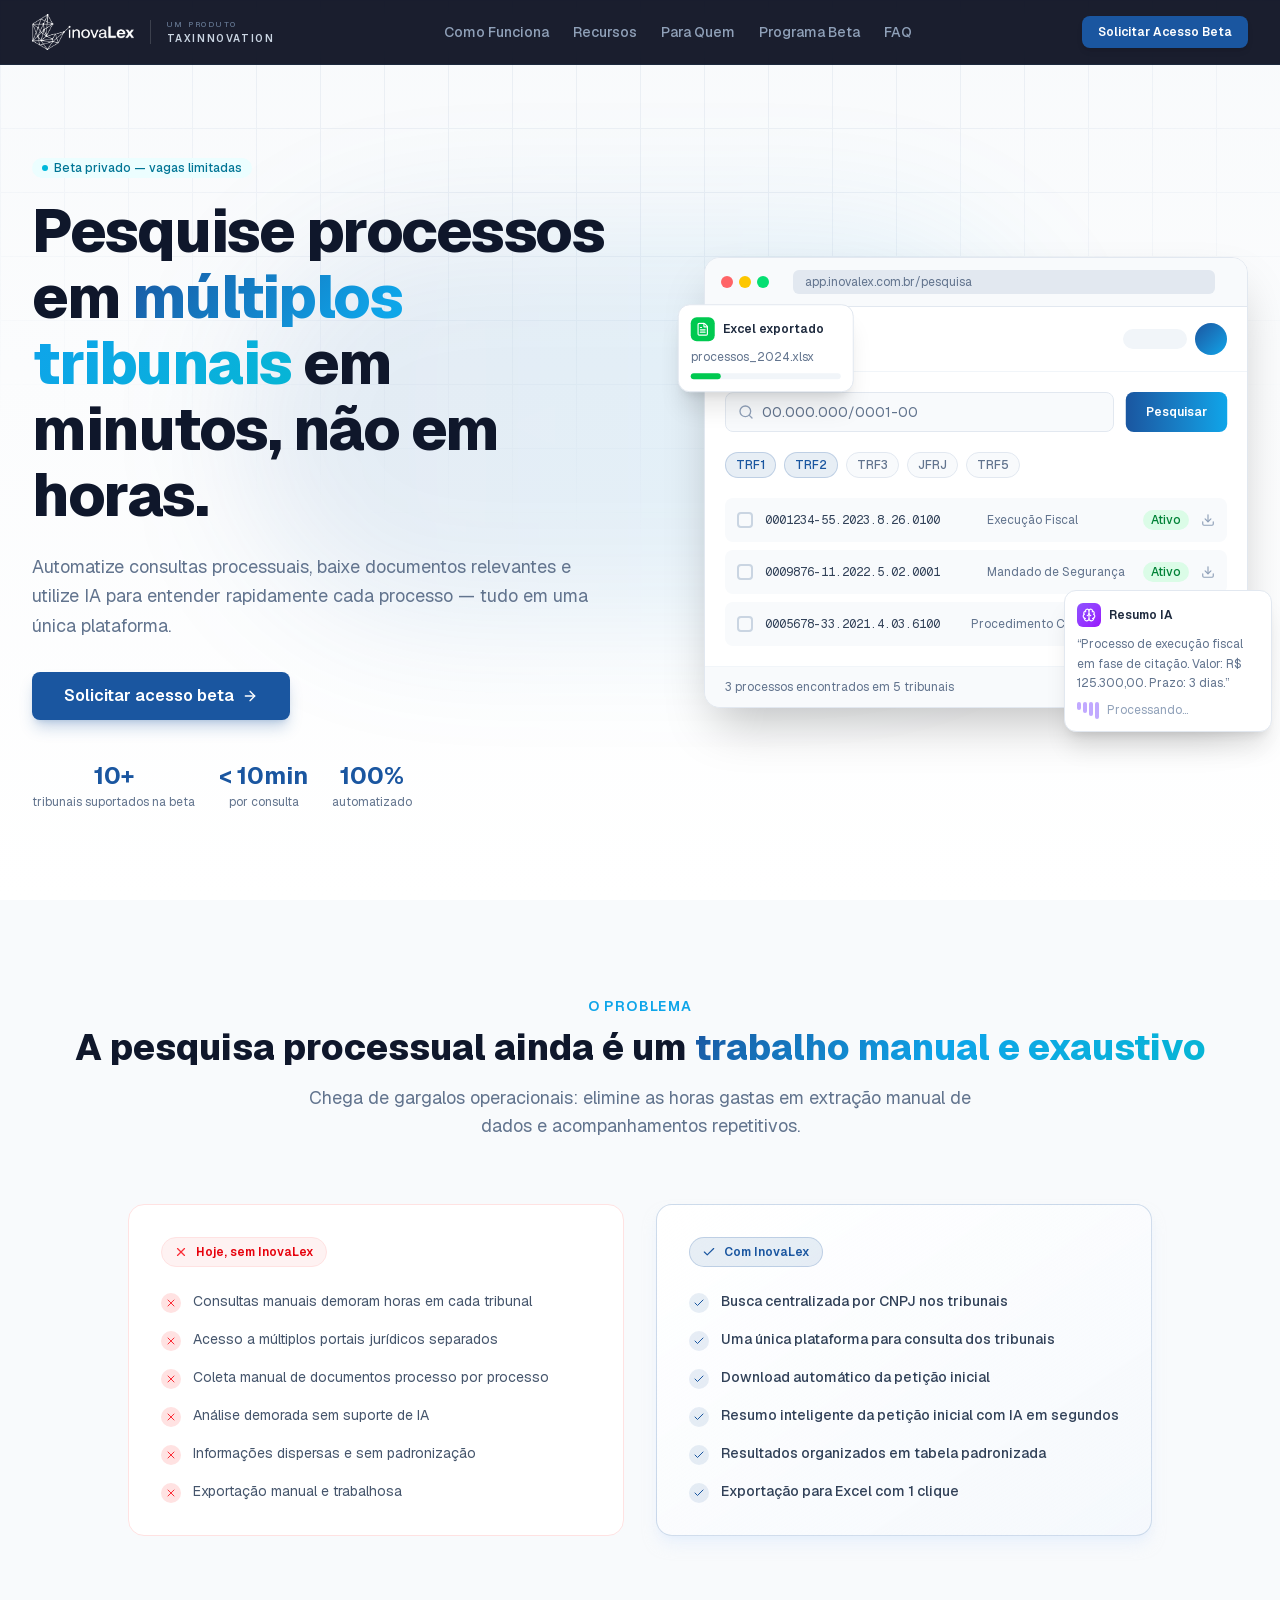
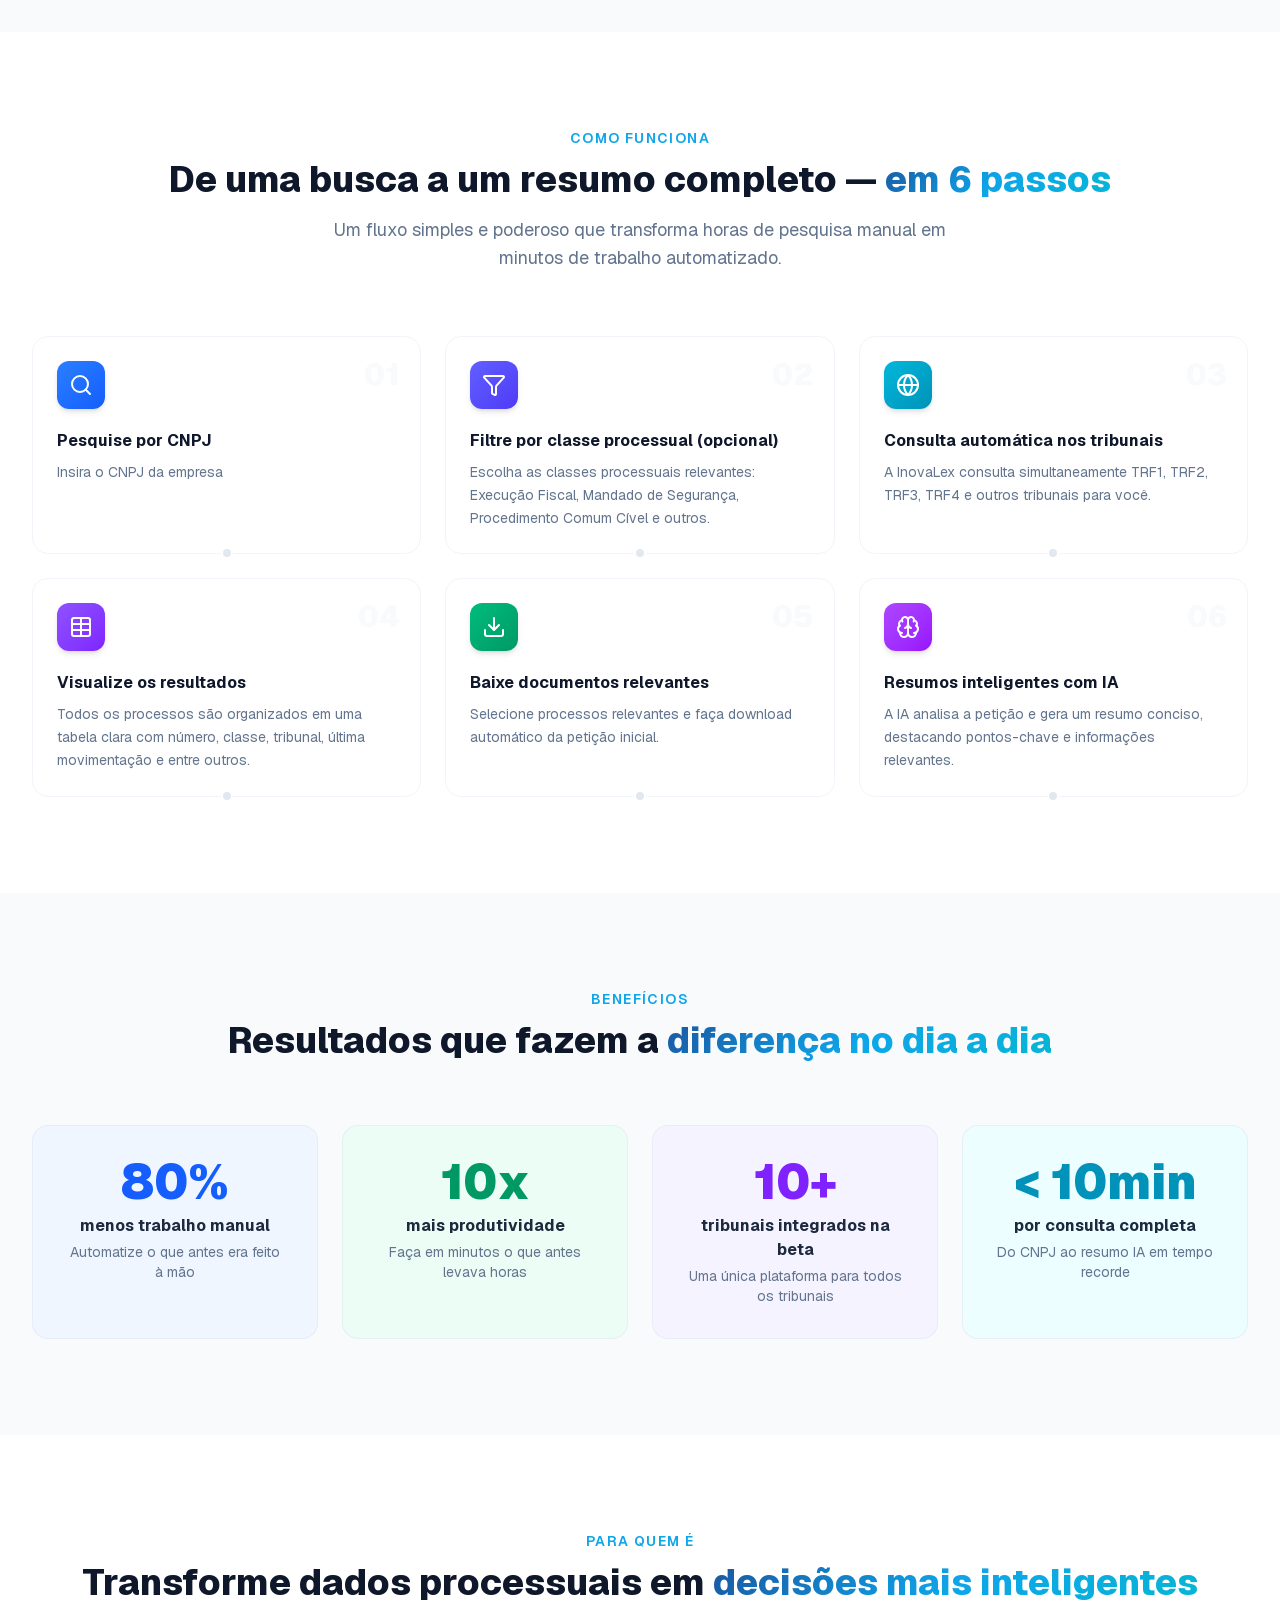
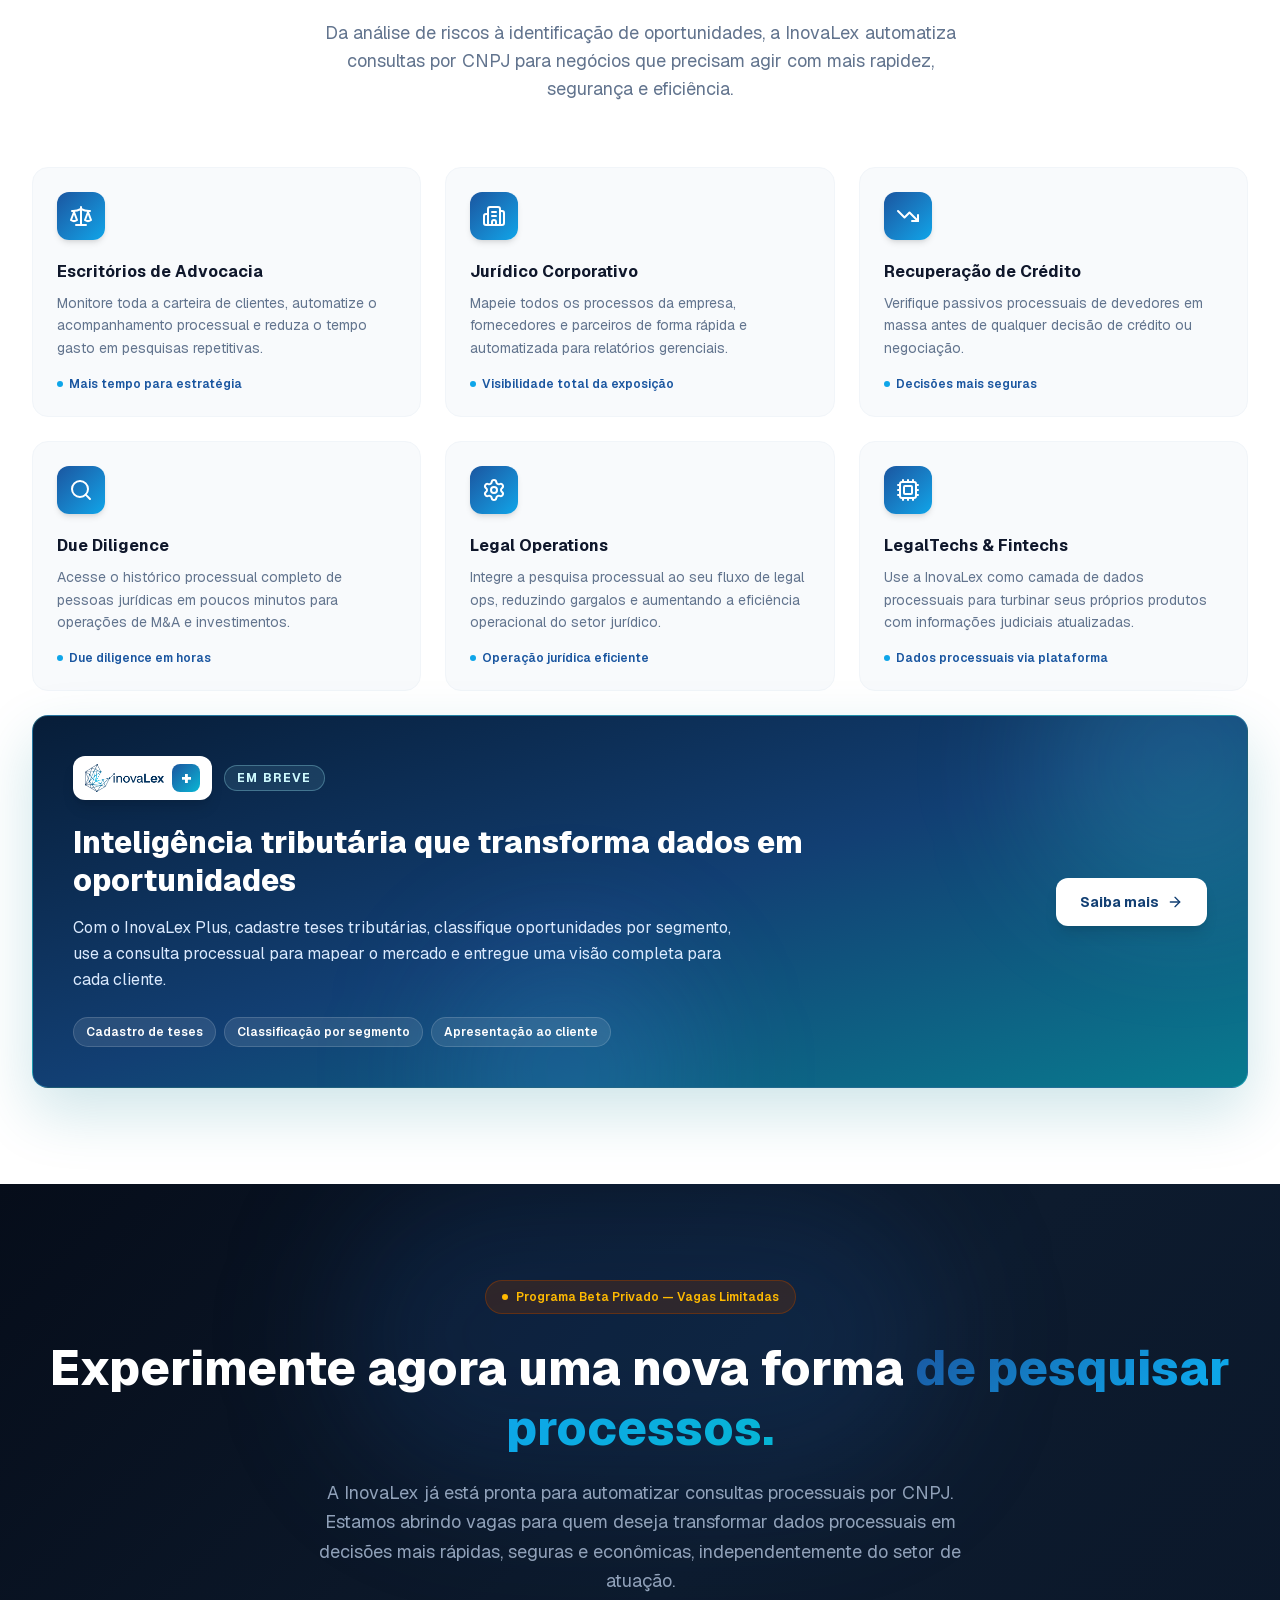
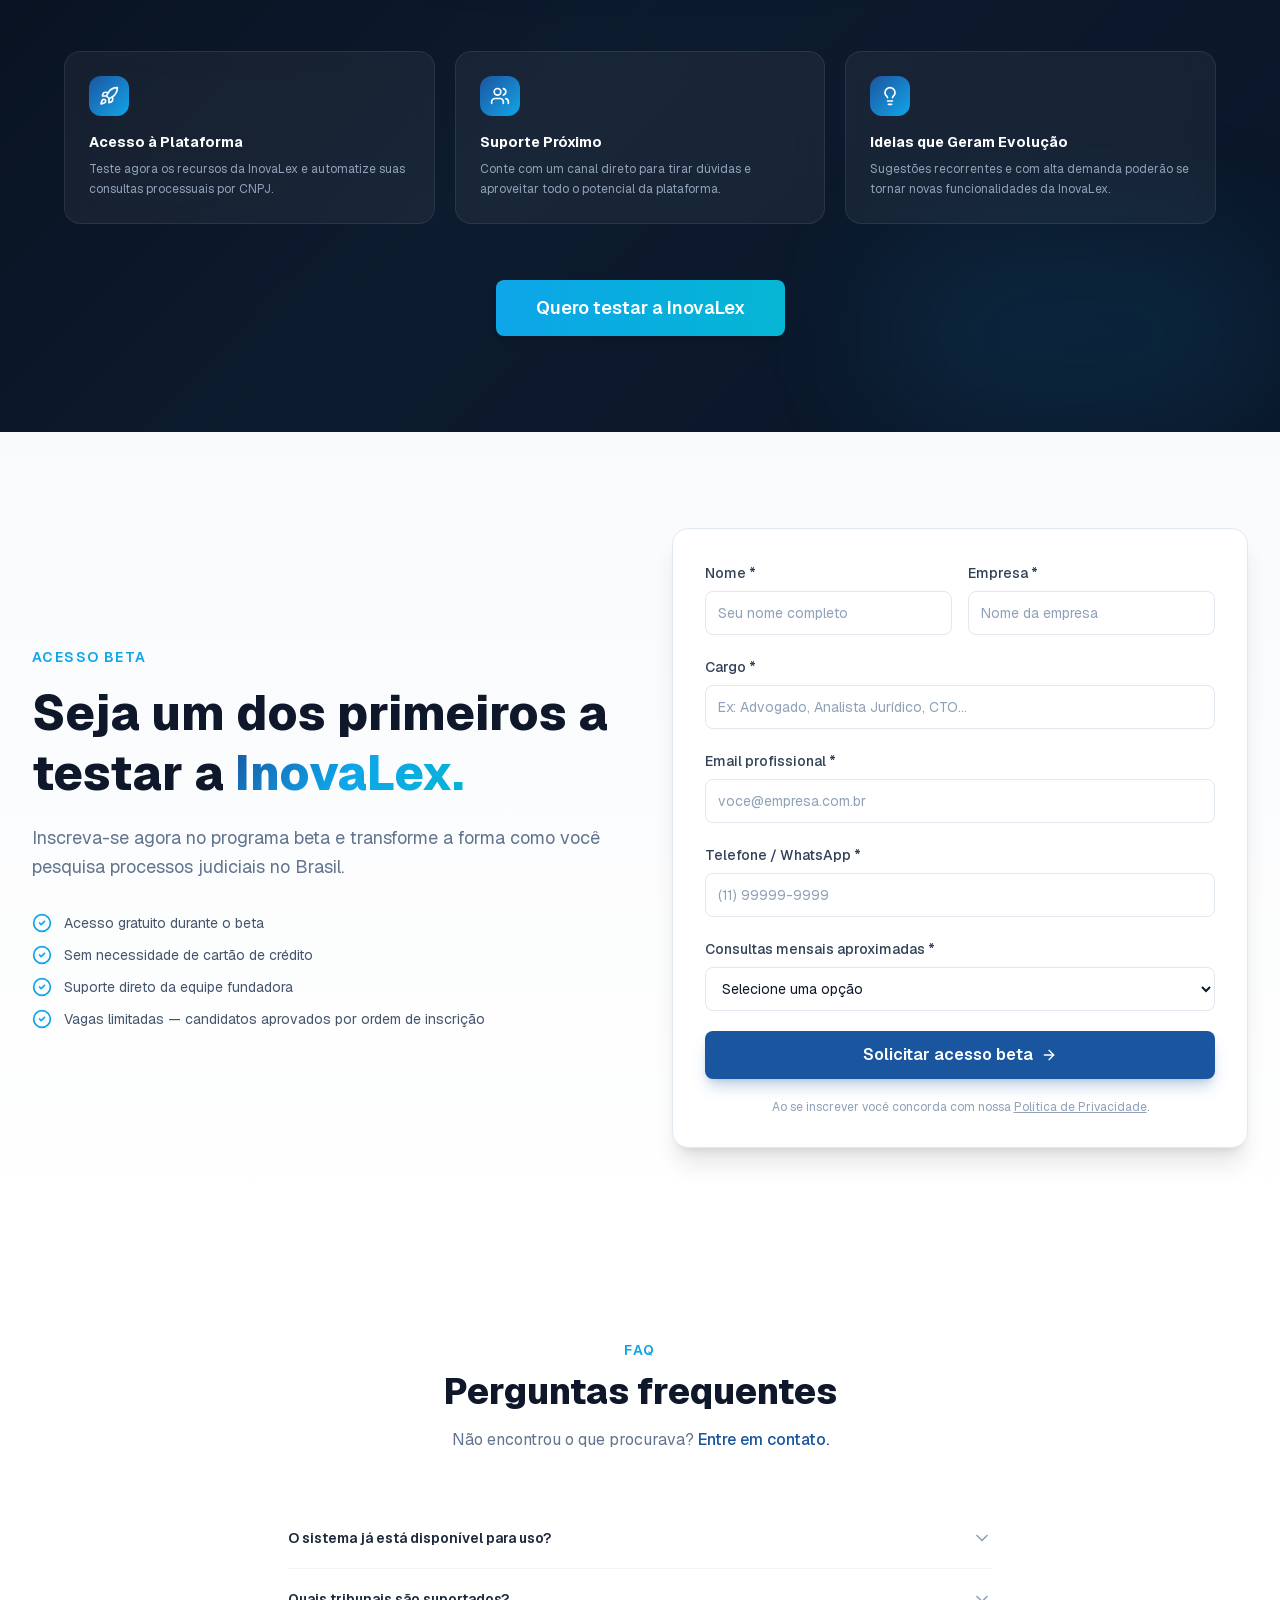
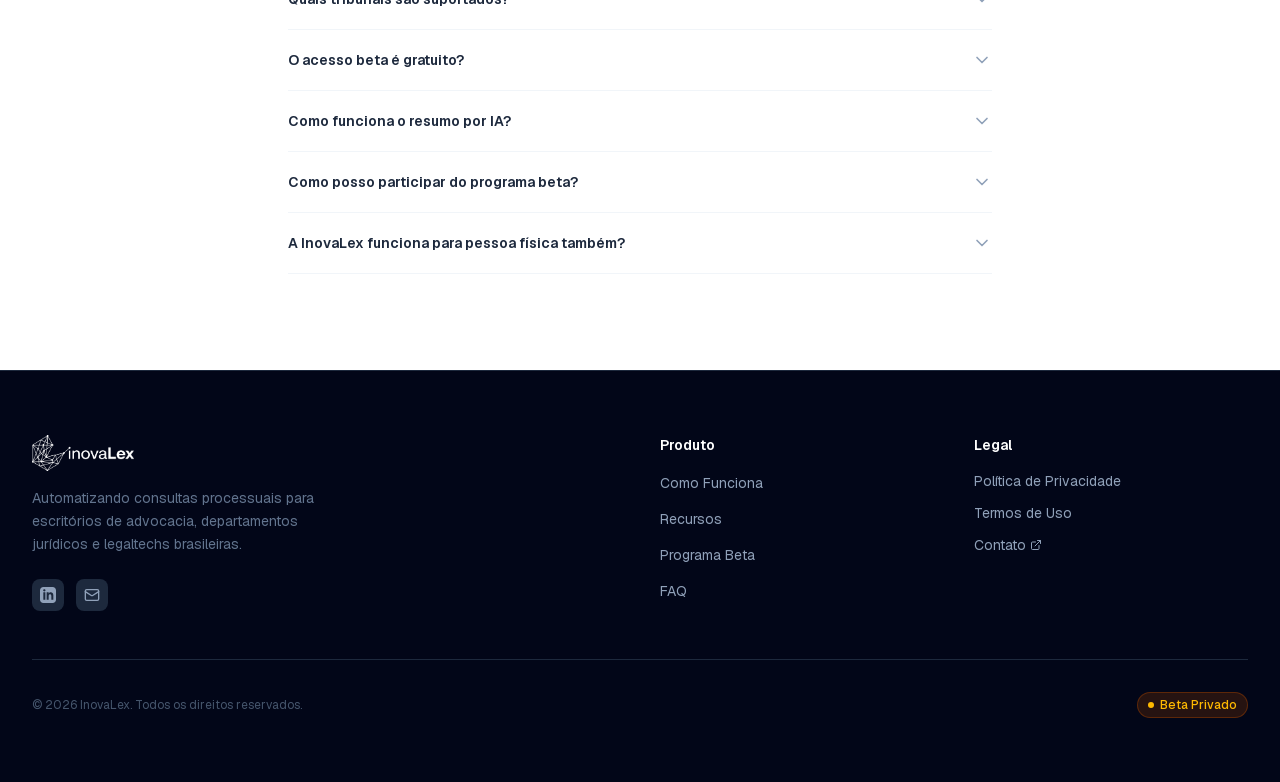
<file: index.html>
<!DOCTYPE html><html lang="pt-BR" class="geist_a71539c9-module__T19VSG__variable geist_mono_8d43a2aa-module__8Li5zG__variable h-full antialiased"><head><meta charSet="utf-8"/><meta name="viewport" content="width=device-width, initial-scale=1"/><link rel="preload" href="/_next/static/media/797e433ab948586e-s.p.0r6juujl39pe6.woff2" as="font" crossorigin="" type="font/woff2"/><link rel="preload" href="/_next/static/media/caa3a2e1cccd8315-s.p.0wgildi0cnwt9.woff2" as="font" crossorigin="" type="font/woff2"/><link rel="preload" as="image" href="/logo_inovalex.png"/><link rel="stylesheet" href="/_next/static/chunks/282paj2le1zyh.css" data-precedence="next"/><link rel="preload" as="script" fetchPriority="low" href="/_next/static/chunks/0dhbjz-xsmu83.js"/><script src="/_next/static/chunks/15orcrkp-_9ct.js" async=""></script><script src="/_next/static/chunks/2cya-h6pss2j9.js" async=""></script><script src="/_next/static/chunks/082obv3v03b-9.js" async=""></script><script src="/_next/static/chunks/turbopack-0xgbvc99k_5u6.js" async=""></script><script src="/_next/static/chunks/05-c3ty_6dwfk.js" async=""></script><script src="/_next/static/chunks/14mrh2-p_w84d.js" async=""></script><script src="/_next/static/chunks/2vhyqcxhbwzd-.js" async=""></script><script src="/_next/static/chunks/1ouu_d2yxpn96.js" async=""></script><meta name="next-size-adjust" content=""/><title>InovaLex — Pesquisa Processual Automatizada com IA</title><meta name="description" content="Automatize consultas processuais em múltiplos tribunais brasileiros. Pesquise por CNPJ, baixe documentos e obtenha resumos inteligentes com IA."/><meta name="keywords" content="pesquisa processual,automação jurídica,legaltech,tribunais brasileiros,CNPJ,inteligência artificial jurídica"/><meta property="og:title" content="InovaLex — Pesquisa Processual Automatizada com IA"/><meta property="og:description" content="Pesquise processos em múltiplos tribunais em minutos. Automatize, baixe documentos e use IA para entender cada processo."/><meta property="og:site_name" content="InovaLex"/><meta property="og:locale" content="pt_BR"/><meta property="og:type" content="website"/><meta name="twitter:card" content="summary"/><meta name="twitter:title" content="InovaLex — Pesquisa Processual Automatizada com IA"/><meta name="twitter:description" content="Pesquise processos em múltiplos tribunais em minutos. Automatize, baixe documentos e use IA para entender cada processo."/><link rel="icon" href="/favicon.ico?favicon.2vob68tjqpejf.ico" sizes="256x256" type="image/x-icon"/><script src="/_next/static/chunks/0cz1d0mv5g_q7.js" noModule=""></script></head><body class="min-h-full flex flex-col"><div hidden=""><!--$--><!--/$--></div><main class="flex flex-col min-h-screen"><header class="fixed top-0 left-0 right-0 z-50 border-b border-slate-800 bg-slate-950/90 backdrop-blur-md transition-all duration-300 dark:bg-transparent" style="opacity:0;transform:translateY(-80px)"><div class="max-w-7xl mx-auto px-4 sm:px-6 lg:px-8"><div class="flex items-center justify-between h-16"><a href="#" class="flex items-center" aria-label="InovaLex — um produto TaxInnovation"><img alt="InovaLex" width="140" height="40" decoding="async" data-nimg="1" class="h-9 w-auto object-contain brightness-0 invert" style="color:transparent" src="/logo_inovalex.png"/><span class="ml-4 hidden flex-col border-l border-white/15 pl-4 leading-none sm:flex"><span class="text-[8px] font-medium uppercase tracking-[0.22em] text-slate-500">Um produto</span><span class="mt-1.5 text-[10px] font-semibold tracking-[0.16em] text-slate-300">TAXINNOVATION</span></span></a><nav class="hidden md:flex items-center gap-6"><a href="#como-funciona" class="text-sm font-medium text-slate-400 transition-colors hover:text-white">Como Funciona</a><a href="#recursos" class="text-sm font-medium text-slate-400 transition-colors hover:text-white">Recursos</a><a href="#publico" class="text-sm font-medium text-slate-400 transition-colors hover:text-white">Para Quem</a><a href="#beta" class="text-sm font-medium text-slate-400 transition-colors hover:text-white">Programa Beta</a><a href="#faq" class="text-sm font-medium text-slate-400 transition-colors hover:text-white">FAQ</a></nav><div class="hidden md:flex items-center gap-3"><a href="#beta" class="inline-flex items-center justify-center gap-2 whitespace-nowrap rounded-lg font-semibold transition-all duration-200 focus-visible:outline-none focus-visible:ring-2 focus-visible:ring-offset-2 disabled:pointer-events-none disabled:opacity-50 bg-[#1a56a0] text-white hover:bg-[#154780] shadow-md hover:shadow-lg h-8 px-4 text-xs">Solicitar Acesso Beta</a></div><button class="p-2 text-slate-400 hover:bg-slate-800 hover:text-white md:hidden rounded-lg" aria-label="Toggle menu"><svg xmlns="http://www.w3.org/2000/svg" width="24" height="24" viewBox="0 0 24 24" fill="none" stroke="currentColor" stroke-width="2" stroke-linecap="round" stroke-linejoin="round" class="lucide lucide-menu w-5 h-5" aria-hidden="true"><path d="M4 5h16"></path><path d="M4 12h16"></path><path d="M4 19h16"></path></svg></button></div></div></header><section class="relative min-h-screen flex items-center pt-16 overflow-hidden bg-gradient-to-b from-slate-50 to-white dark:from-slate-950 dark:to-slate-900"><div class="absolute inset-0 bg-[linear-gradient(to_right,#e2e8f0_1px,transparent_1px),linear-gradient(to_bottom,#e2e8f0_1px,transparent_1px)] bg-[size:4rem_4rem] [mask-image:radial-gradient(ellipse_80%_60%_at_50%_0%,black_40%,transparent_100%)] dark:[background-image:linear-gradient(to_right,#1e293b_1px,transparent_1px),linear-gradient(to_bottom,#1e293b_1px,transparent_1px)] opacity-60"></div><div class="absolute top-1/4 left-1/2 -translate-x-1/2 w-[800px] h-[400px] bg-gradient-to-r from-[#1a56a0]/10 to-[#0ea5e9]/10 rounded-full blur-3xl"></div><div class="relative max-w-7xl mx-auto px-4 sm:px-6 lg:px-8 w-full py-20"><div class="grid grid-cols-1 lg:grid-cols-2 gap-16 items-center"><div><div style="opacity:0;transform:translateY(20px)"><div class="inline-flex items-center rounded-full px-2.5 py-0.5 font-medium transition-colors bg-cyan-50 text-cyan-700 dark:bg-cyan-900/30 dark:text-cyan-400 mb-5 text-xs gap-1.5"><span class="w-1.5 h-1.5 rounded-full bg-cyan-500 animate-pulse"></span>Beta privado — vagas limitadas</div></div><h1 class="text-4xl sm:text-5xl lg:text-6xl font-extrabold leading-[1.1] tracking-tight text-slate-900 dark:text-white" style="opacity:0;transform:translateY(25px)">Pesquise processos em<!-- --> <span class="gradient-text">múltiplos tribunais</span> <!-- -->em minutos, não em horas.</h1><p class="mt-6 text-lg text-slate-500 dark:text-slate-400 leading-relaxed max-w-xl" style="opacity:0;transform:translateY(20px)">Automatize consultas processuais, baixe documentos relevantes e utilize IA para entender rapidamente cada processo — tudo em uma única plataforma.</p><div class="flex flex-wrap gap-4 mt-8" style="opacity:0;transform:translateY(20px)"><a href="#beta" class="inline-flex items-center justify-center whitespace-nowrap rounded-lg font-semibold transition-all duration-200 focus-visible:outline-none focus-visible:ring-2 focus-visible:ring-offset-2 disabled:pointer-events-none disabled:opacity-50 bg-[#1a56a0] text-white hover:bg-[#154780] hover:shadow-lg h-12 px-8 text-base gap-2 shadow-lg shadow-[#1a56a0]/25">Solicitar acesso beta<svg xmlns="http://www.w3.org/2000/svg" width="24" height="24" viewBox="0 0 24 24" fill="none" stroke="currentColor" stroke-width="2" stroke-linecap="round" stroke-linejoin="round" class="lucide lucide-arrow-right w-4 h-4" aria-hidden="true"><path d="M5 12h14"></path><path d="m12 5 7 7-7 7"></path></svg></a></div><div class="flex flex-wrap items-center gap-6 mt-10" style="opacity:0"><div class="text-center"><div class="text-2xl font-bold text-[#1a56a0] dark:text-[#0ea5e9]">10+</div><div class="text-xs text-slate-500 dark:text-slate-400 mt-0.5">tribunais suportados na beta</div></div><div class="text-center"><div class="text-2xl font-bold text-[#1a56a0] dark:text-[#0ea5e9]">&lt; 10min</div><div class="text-xs text-slate-500 dark:text-slate-400 mt-0.5">por consulta</div></div><div class="text-center"><div class="text-2xl font-bold text-[#1a56a0] dark:text-[#0ea5e9]">100%</div><div class="text-xs text-slate-500 dark:text-slate-400 mt-0.5">automatizado</div></div></div></div><div class="lg:pl-8"><div class="relative w-full max-w-2xl mx-auto"><div class="relative rounded-2xl border border-slate-200 bg-white shadow-2xl overflow-hidden dark:border-slate-700 dark:bg-slate-900" style="opacity:0;transform:translateY(20px)"><div class="flex items-center gap-2 px-4 py-3 bg-slate-50 border-b border-slate-200 dark:bg-slate-800 dark:border-slate-700"><div class="flex gap-1.5"><div class="w-3 h-3 rounded-full bg-red-400"></div><div class="w-3 h-3 rounded-full bg-yellow-400"></div><div class="w-3 h-3 rounded-full bg-green-400"></div></div><div class="flex-1 mx-4 h-6 rounded-md bg-slate-200 dark:bg-slate-700 flex items-center px-3"><span class="text-xs text-slate-500 dark:text-slate-400">app.inovalex.com.br/pesquisa</span></div></div><div class="px-5 py-4 border-b border-slate-100 dark:border-slate-800 flex items-center justify-between"><div class="flex items-center gap-2"><div class="w-6 h-6 bg-gradient-to-br from-[#1a56a0] to-[#0ea5e9] rounded-md"></div><span class="text-sm font-semibold text-slate-800 dark:text-white">InovaLex</span></div><div class="flex items-center gap-2"><div class="w-16 h-5 rounded-full bg-slate-100 dark:bg-slate-800"></div><div class="w-8 h-8 rounded-full bg-gradient-to-br from-[#1a56a0] to-[#0ea5e9]"></div></div></div><div class="px-5 py-5"><div class="flex gap-3 mb-5"><div class="flex-1 h-10 rounded-lg border border-slate-200 dark:border-slate-700 bg-slate-50 dark:bg-slate-800 flex items-center px-3 gap-2"><svg xmlns="http://www.w3.org/2000/svg" width="24" height="24" viewBox="0 0 24 24" fill="none" stroke="currentColor" stroke-width="2" stroke-linecap="round" stroke-linejoin="round" class="lucide lucide-search w-4 h-4 text-slate-400" aria-hidden="true"><path d="m21 21-4.34-4.34"></path><circle cx="11" cy="11" r="8"></circle></svg><span class="text-sm text-slate-500">00.000.000/0001-00</span></div><div class="h-10 px-5 rounded-lg bg-gradient-to-r from-[#1a56a0] to-[#0ea5e9] flex items-center"><span class="text-xs text-white font-semibold">Pesquisar</span></div></div><div class="flex gap-2 mb-5 overflow-hidden"><div class="px-2.5 py-1 rounded-full text-xs font-medium border bg-[#1a56a0]/10 text-[#1a56a0] border-[#1a56a0]/20 dark:text-blue-300" style="opacity:0;transform:translateX(-10px)">TRF1</div><div class="px-2.5 py-1 rounded-full text-xs font-medium border bg-[#1a56a0]/10 text-[#1a56a0] border-[#1a56a0]/20 dark:text-blue-300" style="opacity:0;transform:translateX(-10px)">TRF2</div><div class="px-2.5 py-1 rounded-full text-xs font-medium border bg-slate-50 text-slate-500 border-slate-200 dark:bg-slate-800 dark:border-slate-700" style="opacity:0;transform:translateX(-10px)">TRF3</div><div class="px-2.5 py-1 rounded-full text-xs font-medium border bg-slate-50 text-slate-500 border-slate-200 dark:bg-slate-800 dark:border-slate-700" style="opacity:0;transform:translateX(-10px)">JFRJ</div><div class="px-2.5 py-1 rounded-full text-xs font-medium border bg-slate-50 text-slate-500 border-slate-200 dark:bg-slate-800 dark:border-slate-700" style="opacity:0;transform:translateX(-10px)">TRF5</div></div><div class="space-y-2"><div class="flex items-center gap-3 p-3 rounded-lg bg-slate-50 dark:bg-slate-800/50 hover:bg-blue-50 dark:hover:bg-slate-800 transition-colors cursor-pointer" style="opacity:0;transform:translateX(-15px)"><div class="w-4 h-4 rounded border-2 border-slate-300 dark:border-slate-600 flex-shrink-0"></div><span class="text-xs font-mono text-slate-700 dark:text-slate-300 flex-1 truncate">0001234-55.2023.8.26.0100</span><span class="text-xs text-slate-500 hidden sm:block w-36 truncate">Execução Fiscal</span><span class="text-xs px-2 py-0.5 rounded-full font-medium bg-green-100 text-green-700 dark:bg-green-900/30 dark:text-green-400">Ativo</span><svg xmlns="http://www.w3.org/2000/svg" width="24" height="24" viewBox="0 0 24 24" fill="none" stroke="currentColor" stroke-width="2" stroke-linecap="round" stroke-linejoin="round" class="lucide lucide-download w-3.5 h-3.5 text-slate-400 flex-shrink-0" aria-hidden="true"><path d="M12 15V3"></path><path d="M21 15v4a2 2 0 0 1-2 2H5a2 2 0 0 1-2-2v-4"></path><path d="m7 10 5 5 5-5"></path></svg></div><div class="flex items-center gap-3 p-3 rounded-lg bg-slate-50 dark:bg-slate-800/50 hover:bg-blue-50 dark:hover:bg-slate-800 transition-colors cursor-pointer" style="opacity:0;transform:translateX(-15px)"><div class="w-4 h-4 rounded border-2 border-slate-300 dark:border-slate-600 flex-shrink-0"></div><span class="text-xs font-mono text-slate-700 dark:text-slate-300 flex-1 truncate">0009876-11.2022.5.02.0001</span><span class="text-xs text-slate-500 hidden sm:block w-36 truncate">Mandado de Segurança</span><span class="text-xs px-2 py-0.5 rounded-full font-medium bg-green-100 text-green-700 dark:bg-green-900/30 dark:text-green-400">Ativo</span><svg xmlns="http://www.w3.org/2000/svg" width="24" height="24" viewBox="0 0 24 24" fill="none" stroke="currentColor" stroke-width="2" stroke-linecap="round" stroke-linejoin="round" class="lucide lucide-download w-3.5 h-3.5 text-slate-400 flex-shrink-0" aria-hidden="true"><path d="M12 15V3"></path><path d="M21 15v4a2 2 0 0 1-2 2H5a2 2 0 0 1-2-2v-4"></path><path d="m7 10 5 5 5-5"></path></svg></div><div class="flex items-center gap-3 p-3 rounded-lg bg-slate-50 dark:bg-slate-800/50 hover:bg-blue-50 dark:hover:bg-slate-800 transition-colors cursor-pointer" style="opacity:0;transform:translateX(-15px)"><div class="w-4 h-4 rounded border-2 border-slate-300 dark:border-slate-600 flex-shrink-0"></div><span class="text-xs font-mono text-slate-700 dark:text-slate-300 flex-1 truncate">0005678-33.2021.4.03.6100</span><span class="text-xs text-slate-500 hidden sm:block w-36 truncate">Procedimento Comum Cível</span><span class="text-xs px-2 py-0.5 rounded-full font-medium bg-slate-100 text-slate-500 dark:bg-slate-700">Baixado</span><svg xmlns="http://www.w3.org/2000/svg" width="24" height="24" viewBox="0 0 24 24" fill="none" stroke="currentColor" stroke-width="2" stroke-linecap="round" stroke-linejoin="round" class="lucide lucide-download w-3.5 h-3.5 text-slate-400 flex-shrink-0" aria-hidden="true"><path d="M12 15V3"></path><path d="M21 15v4a2 2 0 0 1-2 2H5a2 2 0 0 1-2-2v-4"></path><path d="m7 10 5 5 5-5"></path></svg></div></div></div><div class="px-5 py-3 bg-slate-50 dark:bg-slate-800/50 border-t border-slate-100 dark:border-slate-700 flex items-center justify-between"><span class="text-xs text-slate-500">3 processos encontrados em 5 tribunais</span><div class="flex items-center gap-1.5"><svg xmlns="http://www.w3.org/2000/svg" width="24" height="24" viewBox="0 0 24 24" fill="none" stroke="currentColor" stroke-width="2" stroke-linecap="round" stroke-linejoin="round" class="lucide lucide-brain w-3.5 h-3.5 text-[#0ea5e9]" aria-hidden="true"><path d="M12 18V5"></path><path d="M15 13a4.17 4.17 0 0 1-3-4 4.17 4.17 0 0 1-3 4"></path><path d="M17.598 6.5A3 3 0 1 0 12 5a3 3 0 1 0-5.598 1.5"></path><path d="M17.997 5.125a4 4 0 0 1 2.526 5.77"></path><path d="M18 18a4 4 0 0 0 2-7.464"></path><path d="M19.967 17.483A4 4 0 1 1 12 18a4 4 0 1 1-7.967-.517"></path><path d="M6 18a4 4 0 0 1-2-7.464"></path><path d="M6.003 5.125a4 4 0 0 0-2.526 5.77"></path></svg><span class="text-xs text-[#0ea5e9] font-medium">Resumir com IA</span></div></div></div><div class="absolute -right-6 -bottom-6 w-52 rounded-xl border border-slate-200 bg-white shadow-xl p-3 dark:border-slate-700 dark:bg-slate-900 hidden lg:block" style="opacity:0;transform:translateX(30px) translateY(10px)"><div class="flex items-center gap-2 mb-2"><div class="w-6 h-6 rounded-md bg-gradient-to-br from-violet-500 to-purple-600 flex items-center justify-center"><svg xmlns="http://www.w3.org/2000/svg" width="24" height="24" viewBox="0 0 24 24" fill="none" stroke="currentColor" stroke-width="2" stroke-linecap="round" stroke-linejoin="round" class="lucide lucide-brain w-3.5 h-3.5 text-white" aria-hidden="true"><path d="M12 18V5"></path><path d="M15 13a4.17 4.17 0 0 1-3-4 4.17 4.17 0 0 1-3 4"></path><path d="M17.598 6.5A3 3 0 1 0 12 5a3 3 0 1 0-5.598 1.5"></path><path d="M17.997 5.125a4 4 0 0 1 2.526 5.77"></path><path d="M18 18a4 4 0 0 0 2-7.464"></path><path d="M19.967 17.483A4 4 0 1 1 12 18a4 4 0 1 1-7.967-.517"></path><path d="M6 18a4 4 0 0 1-2-7.464"></path><path d="M6.003 5.125a4 4 0 0 0-2.526 5.77"></path></svg></div><span class="text-xs font-semibold text-slate-800 dark:text-white">Resumo IA</span></div><p class="text-xs text-slate-500 dark:text-slate-400 leading-relaxed">“Processo de execução fiscal em fase de citação. Valor: R$ 125.300,00. Prazo: 3 dias.”</p><div class="flex items-center gap-1 mt-2"><div class="flex gap-0.5"><div class="w-1 h-3 bg-violet-400 rounded-full opacity-70" style="height:8px"></div><div class="w-1 h-3 bg-violet-400 rounded-full opacity-70" style="height:11px"></div><div class="w-1 h-3 bg-violet-400 rounded-full opacity-70" style="height:14px"></div><div class="w-1 h-3 bg-violet-400 rounded-full opacity-70" style="height:17px"></div></div><span class="text-xs text-slate-400 ml-1">Processando...</span></div></div><div class="absolute -left-6 top-12 w-44 rounded-xl border border-slate-200 bg-white shadow-xl p-3 dark:border-slate-700 dark:bg-slate-900 hidden lg:block" style="opacity:0;transform:translateX(-30px) translateY(-10px)"><div class="flex items-center gap-2 mb-2"><div class="w-6 h-6 rounded-md bg-green-500 flex items-center justify-center"><svg xmlns="http://www.w3.org/2000/svg" width="24" height="24" viewBox="0 0 24 24" fill="none" stroke="currentColor" stroke-width="2" stroke-linecap="round" stroke-linejoin="round" class="lucide lucide-file-text w-3.5 h-3.5 text-white" aria-hidden="true"><path d="M6 22a2 2 0 0 1-2-2V4a2 2 0 0 1 2-2h8a2.4 2.4 0 0 1 1.704.706l3.588 3.588A2.4 2.4 0 0 1 20 8v12a2 2 0 0 1-2 2z"></path><path d="M14 2v5a1 1 0 0 0 1 1h5"></path><path d="M10 9H8"></path><path d="M16 13H8"></path><path d="M16 17H8"></path></svg></div><span class="text-xs font-semibold text-slate-800 dark:text-white">Excel exportado</span></div><div class="text-xs text-slate-500 dark:text-slate-400">processos_2024.xlsx</div><div class="mt-2 h-1.5 rounded-full bg-slate-100 dark:bg-slate-700"><div class="h-1.5 rounded-full bg-green-500" style="width:0%"></div></div></div></div></div></div></div></section><section class="py-24 bg-slate-50 dark:bg-slate-950" id="problema"><div class="max-w-7xl mx-auto px-4 sm:px-6 lg:px-8"><div class="text-center mb-16" style="opacity:0;transform:translateY(30px)"><p class="text-sm font-semibold uppercase tracking-widest text-[#0ea5e9] mb-3">O problema</p><h2 class="text-3xl sm:text-4xl font-extrabold text-slate-900 dark:text-white">A pesquisa processual ainda é um<!-- --> <span class="gradient-text">trabalho manual e exaustivo</span></h2><p class="mt-4 text-lg text-slate-500 dark:text-slate-400 max-w-2xl mx-auto">Chega de gargalos operacionais: elimine as horas gastas em extração manual de dados e acompanhamentos repetitivos.</p></div><div class="grid grid-cols-1 md:grid-cols-2 gap-8 max-w-5xl mx-auto"><div class="rounded-2xl border border-red-100 dark:border-red-900/30 bg-white dark:bg-slate-900 p-8"><div class="inline-flex items-center gap-2 px-3 py-1.5 rounded-full bg-red-50 dark:bg-red-900/20 border border-red-100 dark:border-red-900/30 mb-6"><svg xmlns="http://www.w3.org/2000/svg" width="24" height="24" viewBox="0 0 24 24" fill="none" stroke="currentColor" stroke-width="2" stroke-linecap="round" stroke-linejoin="round" class="lucide lucide-x w-3.5 h-3.5 text-red-500" aria-hidden="true"><path d="M18 6 6 18"></path><path d="m6 6 12 12"></path></svg><span class="text-xs font-semibold text-red-600 dark:text-red-400">Hoje, sem InovaLex</span></div><div class="space-y-4"><div class="" style="opacity:0;transform:translateY(20px)"><div class="flex items-start gap-3"><div class="w-5 h-5 rounded-full bg-red-100 dark:bg-red-900/30 flex items-center justify-center flex-shrink-0 mt-0.5"><svg xmlns="http://www.w3.org/2000/svg" width="24" height="24" viewBox="0 0 24 24" fill="none" stroke="currentColor" stroke-width="2" stroke-linecap="round" stroke-linejoin="round" class="lucide lucide-x w-3 h-3 text-red-500" aria-hidden="true"><path d="M18 6 6 18"></path><path d="m6 6 12 12"></path></svg></div><span class="text-sm text-slate-600 dark:text-slate-400">Consultas manuais demoram horas em cada tribunal</span></div></div><div class="" style="opacity:0;transform:translateY(20px)"><div class="flex items-start gap-3"><div class="w-5 h-5 rounded-full bg-red-100 dark:bg-red-900/30 flex items-center justify-center flex-shrink-0 mt-0.5"><svg xmlns="http://www.w3.org/2000/svg" width="24" height="24" viewBox="0 0 24 24" fill="none" stroke="currentColor" stroke-width="2" stroke-linecap="round" stroke-linejoin="round" class="lucide lucide-x w-3 h-3 text-red-500" aria-hidden="true"><path d="M18 6 6 18"></path><path d="m6 6 12 12"></path></svg></div><span class="text-sm text-slate-600 dark:text-slate-400">Acesso a múltiplos portais jurídicos separados</span></div></div><div class="" style="opacity:0;transform:translateY(20px)"><div class="flex items-start gap-3"><div class="w-5 h-5 rounded-full bg-red-100 dark:bg-red-900/30 flex items-center justify-center flex-shrink-0 mt-0.5"><svg xmlns="http://www.w3.org/2000/svg" width="24" height="24" viewBox="0 0 24 24" fill="none" stroke="currentColor" stroke-width="2" stroke-linecap="round" stroke-linejoin="round" class="lucide lucide-x w-3 h-3 text-red-500" aria-hidden="true"><path d="M18 6 6 18"></path><path d="m6 6 12 12"></path></svg></div><span class="text-sm text-slate-600 dark:text-slate-400">Coleta manual de documentos processo por processo</span></div></div><div class="" style="opacity:0;transform:translateY(20px)"><div class="flex items-start gap-3"><div class="w-5 h-5 rounded-full bg-red-100 dark:bg-red-900/30 flex items-center justify-center flex-shrink-0 mt-0.5"><svg xmlns="http://www.w3.org/2000/svg" width="24" height="24" viewBox="0 0 24 24" fill="none" stroke="currentColor" stroke-width="2" stroke-linecap="round" stroke-linejoin="round" class="lucide lucide-x w-3 h-3 text-red-500" aria-hidden="true"><path d="M18 6 6 18"></path><path d="m6 6 12 12"></path></svg></div><span class="text-sm text-slate-600 dark:text-slate-400">Análise demorada sem suporte de IA</span></div></div><div class="" style="opacity:0;transform:translateY(20px)"><div class="flex items-start gap-3"><div class="w-5 h-5 rounded-full bg-red-100 dark:bg-red-900/30 flex items-center justify-center flex-shrink-0 mt-0.5"><svg xmlns="http://www.w3.org/2000/svg" width="24" height="24" viewBox="0 0 24 24" fill="none" stroke="currentColor" stroke-width="2" stroke-linecap="round" stroke-linejoin="round" class="lucide lucide-x w-3 h-3 text-red-500" aria-hidden="true"><path d="M18 6 6 18"></path><path d="m6 6 12 12"></path></svg></div><span class="text-sm text-slate-600 dark:text-slate-400">Informações dispersas e sem padronização</span></div></div><div class="" style="opacity:0;transform:translateY(20px)"><div class="flex items-start gap-3"><div class="w-5 h-5 rounded-full bg-red-100 dark:bg-red-900/30 flex items-center justify-center flex-shrink-0 mt-0.5"><svg xmlns="http://www.w3.org/2000/svg" width="24" height="24" viewBox="0 0 24 24" fill="none" stroke="currentColor" stroke-width="2" stroke-linecap="round" stroke-linejoin="round" class="lucide lucide-x w-3 h-3 text-red-500" aria-hidden="true"><path d="M18 6 6 18"></path><path d="m6 6 12 12"></path></svg></div><span class="text-sm text-slate-600 dark:text-slate-400">Exportação manual e trabalhosa</span></div></div></div></div><div class="rounded-2xl border border-[#1a56a0]/20 dark:border-[#0ea5e9]/20 bg-gradient-to-br from-white to-blue-50/30 dark:from-slate-900 dark:to-blue-950/10 p-8 shadow-lg shadow-blue-100/50 dark:shadow-none"><div class="inline-flex items-center gap-2 px-3 py-1.5 rounded-full bg-[#1a56a0]/10 dark:bg-[#0ea5e9]/10 border border-[#1a56a0]/20 dark:border-[#0ea5e9]/20 mb-6"><svg xmlns="http://www.w3.org/2000/svg" width="24" height="24" viewBox="0 0 24 24" fill="none" stroke="currentColor" stroke-width="2" stroke-linecap="round" stroke-linejoin="round" class="lucide lucide-check w-3.5 h-3.5 text-[#1a56a0] dark:text-[#0ea5e9]" aria-hidden="true"><path d="M20 6 9 17l-5-5"></path></svg><span class="text-xs font-semibold text-[#1a56a0] dark:text-[#0ea5e9]">Com InovaLex</span></div><div class="space-y-4"><div class="" style="opacity:0;transform:translateY(20px)"><div class="flex items-start gap-3"><div class="w-5 h-5 rounded-full bg-[#1a56a0]/10 dark:bg-[#0ea5e9]/10 flex items-center justify-center flex-shrink-0 mt-0.5"><svg xmlns="http://www.w3.org/2000/svg" width="24" height="24" viewBox="0 0 24 24" fill="none" stroke="currentColor" stroke-width="2" stroke-linecap="round" stroke-linejoin="round" class="lucide lucide-check w-3 h-3 text-[#1a56a0] dark:text-[#0ea5e9]" aria-hidden="true"><path d="M20 6 9 17l-5-5"></path></svg></div><span class="text-sm text-slate-700 dark:text-slate-300 font-medium">Busca centralizada por CNPJ nos tribunais</span></div></div><div class="" style="opacity:0;transform:translateY(20px)"><div class="flex items-start gap-3"><div class="w-5 h-5 rounded-full bg-[#1a56a0]/10 dark:bg-[#0ea5e9]/10 flex items-center justify-center flex-shrink-0 mt-0.5"><svg xmlns="http://www.w3.org/2000/svg" width="24" height="24" viewBox="0 0 24 24" fill="none" stroke="currentColor" stroke-width="2" stroke-linecap="round" stroke-linejoin="round" class="lucide lucide-check w-3 h-3 text-[#1a56a0] dark:text-[#0ea5e9]" aria-hidden="true"><path d="M20 6 9 17l-5-5"></path></svg></div><span class="text-sm text-slate-700 dark:text-slate-300 font-medium">Uma única plataforma para consulta dos tribunais</span></div></div><div class="" style="opacity:0;transform:translateY(20px)"><div class="flex items-start gap-3"><div class="w-5 h-5 rounded-full bg-[#1a56a0]/10 dark:bg-[#0ea5e9]/10 flex items-center justify-center flex-shrink-0 mt-0.5"><svg xmlns="http://www.w3.org/2000/svg" width="24" height="24" viewBox="0 0 24 24" fill="none" stroke="currentColor" stroke-width="2" stroke-linecap="round" stroke-linejoin="round" class="lucide lucide-check w-3 h-3 text-[#1a56a0] dark:text-[#0ea5e9]" aria-hidden="true"><path d="M20 6 9 17l-5-5"></path></svg></div><span class="text-sm text-slate-700 dark:text-slate-300 font-medium">Download automático da petição inicial</span></div></div><div class="" style="opacity:0;transform:translateY(20px)"><div class="flex items-start gap-3"><div class="w-5 h-5 rounded-full bg-[#1a56a0]/10 dark:bg-[#0ea5e9]/10 flex items-center justify-center flex-shrink-0 mt-0.5"><svg xmlns="http://www.w3.org/2000/svg" width="24" height="24" viewBox="0 0 24 24" fill="none" stroke="currentColor" stroke-width="2" stroke-linecap="round" stroke-linejoin="round" class="lucide lucide-check w-3 h-3 text-[#1a56a0] dark:text-[#0ea5e9]" aria-hidden="true"><path d="M20 6 9 17l-5-5"></path></svg></div><span class="text-sm text-slate-700 dark:text-slate-300 font-medium">Resumo inteligente da petição inicial com IA em segundos</span></div></div><div class="" style="opacity:0;transform:translateY(20px)"><div class="flex items-start gap-3"><div class="w-5 h-5 rounded-full bg-[#1a56a0]/10 dark:bg-[#0ea5e9]/10 flex items-center justify-center flex-shrink-0 mt-0.5"><svg xmlns="http://www.w3.org/2000/svg" width="24" height="24" viewBox="0 0 24 24" fill="none" stroke="currentColor" stroke-width="2" stroke-linecap="round" stroke-linejoin="round" class="lucide lucide-check w-3 h-3 text-[#1a56a0] dark:text-[#0ea5e9]" aria-hidden="true"><path d="M20 6 9 17l-5-5"></path></svg></div><span class="text-sm text-slate-700 dark:text-slate-300 font-medium">Resultados organizados em tabela padronizada</span></div></div><div class="" style="opacity:0;transform:translateY(20px)"><div class="flex items-start gap-3"><div class="w-5 h-5 rounded-full bg-[#1a56a0]/10 dark:bg-[#0ea5e9]/10 flex items-center justify-center flex-shrink-0 mt-0.5"><svg xmlns="http://www.w3.org/2000/svg" width="24" height="24" viewBox="0 0 24 24" fill="none" stroke="currentColor" stroke-width="2" stroke-linecap="round" stroke-linejoin="round" class="lucide lucide-check w-3 h-3 text-[#1a56a0] dark:text-[#0ea5e9]" aria-hidden="true"><path d="M20 6 9 17l-5-5"></path></svg></div><span class="text-sm text-slate-700 dark:text-slate-300 font-medium">Exportação para Excel com 1 clique</span></div></div></div></div></div></div></section><section class="py-24 bg-white dark:bg-slate-900" id="como-funciona"><div class="max-w-7xl mx-auto px-4 sm:px-6 lg:px-8"><div class="text-center mb-16" style="opacity:0;transform:translateY(30px)"><p class="text-sm font-semibold uppercase tracking-widest text-[#0ea5e9] mb-3">Como funciona</p><h2 class="text-3xl sm:text-4xl font-extrabold text-slate-900 dark:text-white">De uma busca a um resumo completo —<!-- --> <span class="gradient-text">em 6 passos</span></h2><p class="mt-4 text-lg text-slate-500 dark:text-slate-400 max-w-2xl mx-auto">Um fluxo simples e poderoso que transforma horas de pesquisa manual em minutos de trabalho automatizado.</p></div><div class="grid grid-cols-1 sm:grid-cols-2 lg:grid-cols-3 gap-6"><div class="" style="opacity:0;transform:translateY(20px)"><div class="relative group card-hover rounded-2xl border border-slate-100 dark:border-slate-800 bg-white dark:bg-slate-950 p-6 h-full"><div class="absolute top-5 right-5 text-3xl font-black text-slate-50 dark:text-slate-800 select-none">01</div><div class="w-12 h-12 rounded-xl bg-gradient-to-br from-blue-500 to-blue-600 flex items-center justify-center mb-5 shadow-md"><svg xmlns="http://www.w3.org/2000/svg" width="24" height="24" viewBox="0 0 24 24" fill="none" stroke="currentColor" stroke-width="2" stroke-linecap="round" stroke-linejoin="round" class="lucide lucide-search w-6 h-6 text-white" aria-hidden="true"><path d="m21 21-4.34-4.34"></path><circle cx="11" cy="11" r="8"></circle></svg></div><h3 class="text-base font-bold text-slate-900 dark:text-white mb-2">Pesquise por CNPJ</h3><p class="text-sm text-slate-500 dark:text-slate-400 leading-relaxed">Insira o CNPJ da empresa</p><div class="absolute bottom-0 left-1/2 -translate-x-1/2 translate-y-1/2 w-3 h-3 rounded-full border-2 border-white dark:border-slate-900 bg-slate-200 dark:bg-slate-700 z-10 hidden lg:block"></div></div></div><div class="" style="opacity:0;transform:translateY(20px)"><div class="relative group card-hover rounded-2xl border border-slate-100 dark:border-slate-800 bg-white dark:bg-slate-950 p-6 h-full"><div class="absolute top-5 right-5 text-3xl font-black text-slate-50 dark:text-slate-800 select-none">02</div><div class="w-12 h-12 rounded-xl bg-gradient-to-br from-indigo-500 to-indigo-600 flex items-center justify-center mb-5 shadow-md"><svg xmlns="http://www.w3.org/2000/svg" width="24" height="24" viewBox="0 0 24 24" fill="none" stroke="currentColor" stroke-width="2" stroke-linecap="round" stroke-linejoin="round" class="lucide lucide-funnel w-6 h-6 text-white" aria-hidden="true"><path d="M10 20a1 1 0 0 0 .553.895l2 1A1 1 0 0 0 14 21v-7a2 2 0 0 1 .517-1.341L21.74 4.67A1 1 0 0 0 21 3H3a1 1 0 0 0-.742 1.67l7.225 7.989A2 2 0 0 1 10 14z"></path></svg></div><h3 class="text-base font-bold text-slate-900 dark:text-white mb-2">Filtre por classe processual (opcional)</h3><p class="text-sm text-slate-500 dark:text-slate-400 leading-relaxed">Escolha as classes processuais relevantes: Execução Fiscal, Mandado de Segurança, Procedimento Comum Cível e outros.</p><div class="absolute bottom-0 left-1/2 -translate-x-1/2 translate-y-1/2 w-3 h-3 rounded-full border-2 border-white dark:border-slate-900 bg-slate-200 dark:bg-slate-700 z-10 hidden lg:block"></div></div></div><div class="" style="opacity:0;transform:translateY(20px)"><div class="relative group card-hover rounded-2xl border border-slate-100 dark:border-slate-800 bg-white dark:bg-slate-950 p-6 h-full"><div class="absolute top-5 right-5 text-3xl font-black text-slate-50 dark:text-slate-800 select-none">03</div><div class="w-12 h-12 rounded-xl bg-gradient-to-br from-cyan-500 to-cyan-600 flex items-center justify-center mb-5 shadow-md"><svg xmlns="http://www.w3.org/2000/svg" width="24" height="24" viewBox="0 0 24 24" fill="none" stroke="currentColor" stroke-width="2" stroke-linecap="round" stroke-linejoin="round" class="lucide lucide-globe w-6 h-6 text-white" aria-hidden="true"><circle cx="12" cy="12" r="10"></circle><path d="M12 2a14.5 14.5 0 0 0 0 20 14.5 14.5 0 0 0 0-20"></path><path d="M2 12h20"></path></svg></div><h3 class="text-base font-bold text-slate-900 dark:text-white mb-2">Consulta automática nos tribunais</h3><p class="text-sm text-slate-500 dark:text-slate-400 leading-relaxed">A InovaLex consulta simultaneamente TRF1, TRF2, TRF3, TRF4 e outros tribunais para você.</p><div class="absolute bottom-0 left-1/2 -translate-x-1/2 translate-y-1/2 w-3 h-3 rounded-full border-2 border-white dark:border-slate-900 bg-slate-200 dark:bg-slate-700 z-10 hidden lg:block"></div></div></div><div class="" style="opacity:0;transform:translateY(20px)"><div class="relative group card-hover rounded-2xl border border-slate-100 dark:border-slate-800 bg-white dark:bg-slate-950 p-6 h-full"><div class="absolute top-5 right-5 text-3xl font-black text-slate-50 dark:text-slate-800 select-none">04</div><div class="w-12 h-12 rounded-xl bg-gradient-to-br from-violet-500 to-violet-600 flex items-center justify-center mb-5 shadow-md"><svg xmlns="http://www.w3.org/2000/svg" width="24" height="24" viewBox="0 0 24 24" fill="none" stroke="currentColor" stroke-width="2" stroke-linecap="round" stroke-linejoin="round" class="lucide lucide-table w-6 h-6 text-white" aria-hidden="true"><path d="M12 3v18"></path><rect width="18" height="18" x="3" y="3" rx="2"></rect><path d="M3 9h18"></path><path d="M3 15h18"></path></svg></div><h3 class="text-base font-bold text-slate-900 dark:text-white mb-2">Visualize os resultados</h3><p class="text-sm text-slate-500 dark:text-slate-400 leading-relaxed">Todos os processos são organizados em uma tabela clara com número, classe, tribunal, última movimentação e entre outros.</p><div class="absolute bottom-0 left-1/2 -translate-x-1/2 translate-y-1/2 w-3 h-3 rounded-full border-2 border-white dark:border-slate-900 bg-slate-200 dark:bg-slate-700 z-10 hidden lg:block"></div></div></div><div class="" style="opacity:0;transform:translateY(20px)"><div class="relative group card-hover rounded-2xl border border-slate-100 dark:border-slate-800 bg-white dark:bg-slate-950 p-6 h-full"><div class="absolute top-5 right-5 text-3xl font-black text-slate-50 dark:text-slate-800 select-none">05</div><div class="w-12 h-12 rounded-xl bg-gradient-to-br from-emerald-500 to-emerald-600 flex items-center justify-center mb-5 shadow-md"><svg xmlns="http://www.w3.org/2000/svg" width="24" height="24" viewBox="0 0 24 24" fill="none" stroke="currentColor" stroke-width="2" stroke-linecap="round" stroke-linejoin="round" class="lucide lucide-download w-6 h-6 text-white" aria-hidden="true"><path d="M12 15V3"></path><path d="M21 15v4a2 2 0 0 1-2 2H5a2 2 0 0 1-2-2v-4"></path><path d="m7 10 5 5 5-5"></path></svg></div><h3 class="text-base font-bold text-slate-900 dark:text-white mb-2">Baixe documentos relevantes</h3><p class="text-sm text-slate-500 dark:text-slate-400 leading-relaxed">Selecione processos relevantes e faça download automático da petição inicial.</p><div class="absolute bottom-0 left-1/2 -translate-x-1/2 translate-y-1/2 w-3 h-3 rounded-full border-2 border-white dark:border-slate-900 bg-slate-200 dark:bg-slate-700 z-10 hidden lg:block"></div></div></div><div class="" style="opacity:0;transform:translateY(20px)"><div class="relative group card-hover rounded-2xl border border-slate-100 dark:border-slate-800 bg-white dark:bg-slate-950 p-6 h-full"><div class="absolute top-5 right-5 text-3xl font-black text-slate-50 dark:text-slate-800 select-none">06</div><div class="w-12 h-12 rounded-xl bg-gradient-to-br from-purple-500 to-purple-600 flex items-center justify-center mb-5 shadow-md"><svg xmlns="http://www.w3.org/2000/svg" width="24" height="24" viewBox="0 0 24 24" fill="none" stroke="currentColor" stroke-width="2" stroke-linecap="round" stroke-linejoin="round" class="lucide lucide-brain w-6 h-6 text-white" aria-hidden="true"><path d="M12 18V5"></path><path d="M15 13a4.17 4.17 0 0 1-3-4 4.17 4.17 0 0 1-3 4"></path><path d="M17.598 6.5A3 3 0 1 0 12 5a3 3 0 1 0-5.598 1.5"></path><path d="M17.997 5.125a4 4 0 0 1 2.526 5.77"></path><path d="M18 18a4 4 0 0 0 2-7.464"></path><path d="M19.967 17.483A4 4 0 1 1 12 18a4 4 0 1 1-7.967-.517"></path><path d="M6 18a4 4 0 0 1-2-7.464"></path><path d="M6.003 5.125a4 4 0 0 0-2.526 5.77"></path></svg></div><h3 class="text-base font-bold text-slate-900 dark:text-white mb-2">Resumos inteligentes com IA</h3><p class="text-sm text-slate-500 dark:text-slate-400 leading-relaxed">A IA analisa a petição e gera um resumo conciso, destacando pontos-chave e informações relevantes.</p><div class="absolute bottom-0 left-1/2 -translate-x-1/2 translate-y-1/2 w-3 h-3 rounded-full border-2 border-white dark:border-slate-900 bg-slate-200 dark:bg-slate-700 z-10 hidden lg:block"></div></div></div></div></div></section><section class="py-24 bg-slate-50 dark:bg-slate-950" id="beneficios"><div class="max-w-7xl mx-auto px-4 sm:px-6 lg:px-8"><div class="text-center mb-16" style="opacity:0;transform:translateY(30px)"><p class="text-sm font-semibold uppercase tracking-widest text-[#0ea5e9] mb-3">Benefícios</p><h2 class="text-3xl sm:text-4xl font-extrabold text-slate-900 dark:text-white">Resultados que fazem a<!-- --> <span class="gradient-text">diferença no dia a dia</span></h2></div><div class="grid grid-cols-1 sm:grid-cols-2 lg:grid-cols-4 gap-6"><div class="card-hover rounded-2xl border border-slate-200/60 dark:border-slate-800 p-8 text-center bg-blue-50 dark:bg-blue-900/20" style="opacity:0;transform:translateY(20px)"><div class="text-5xl font-black text-blue-600 dark:text-blue-400 mb-2">80%</div><div class="text-base font-bold text-slate-800 dark:text-white mb-1">menos trabalho manual</div><div class="text-sm text-slate-500 dark:text-slate-400">Automatize o que antes era feito à mão</div></div><div class="card-hover rounded-2xl border border-slate-200/60 dark:border-slate-800 p-8 text-center bg-emerald-50 dark:bg-emerald-900/20" style="opacity:0;transform:translateY(20px)"><div class="text-5xl font-black text-emerald-600 dark:text-emerald-400 mb-2">10x</div><div class="text-base font-bold text-slate-800 dark:text-white mb-1">mais produtividade</div><div class="text-sm text-slate-500 dark:text-slate-400">Faça em minutos o que antes levava horas</div></div><div class="card-hover rounded-2xl border border-slate-200/60 dark:border-slate-800 p-8 text-center bg-violet-50 dark:bg-violet-900/20" style="opacity:0;transform:translateY(20px)"><div class="text-5xl font-black text-violet-600 dark:text-violet-400 mb-2">10+</div><div class="text-base font-bold text-slate-800 dark:text-white mb-1">tribunais integrados na beta</div><div class="text-sm text-slate-500 dark:text-slate-400">Uma única plataforma para todos os tribunais</div></div><div class="card-hover rounded-2xl border border-slate-200/60 dark:border-slate-800 p-8 text-center bg-cyan-50 dark:bg-cyan-900/20" style="opacity:0;transform:translateY(20px)"><div class="text-5xl font-black text-cyan-600 dark:text-cyan-400 mb-2">&lt; 10min</div><div class="text-base font-bold text-slate-800 dark:text-white mb-1">por consulta completa</div><div class="text-sm text-slate-500 dark:text-slate-400">Do CNPJ ao resumo IA em tempo recorde</div></div></div></div></section><section class="py-24 bg-white dark:bg-slate-900" id="publico"><div class="max-w-7xl mx-auto px-4 sm:px-6 lg:px-8"><div class="text-center mb-16" style="opacity:0;transform:translateY(30px)"><p class="text-sm font-semibold uppercase tracking-widest text-[#0ea5e9] mb-3">Para quem é</p><h2 class="text-3xl sm:text-4xl font-extrabold text-slate-900 dark:text-white">Transforme dados processuais em<!-- --> <span class="gradient-text">decisões mais inteligentes</span></h2><p class="mt-4 text-lg text-slate-500 dark:text-slate-400 max-w-2xl mx-auto">Da análise de riscos à identificação de oportunidades, a InovaLex automatiza consultas por CNPJ para negócios que precisam agir com mais rapidez, segurança e eficiência.</p></div><div class="grid grid-cols-1 sm:grid-cols-2 lg:grid-cols-3 gap-6"><div class="" style="opacity:0;transform:translateY(20px)"><div class="group card-hover rounded-2xl border border-slate-100 dark:border-slate-800 bg-slate-50 dark:bg-slate-950 p-6 h-full flex flex-col"><div class="w-12 h-12 rounded-xl bg-gradient-to-br from-[#1a56a0] to-[#0ea5e9] flex items-center justify-center mb-5 shadow-md"><svg xmlns="http://www.w3.org/2000/svg" width="24" height="24" viewBox="0 0 24 24" fill="none" stroke="currentColor" stroke-width="2" stroke-linecap="round" stroke-linejoin="round" class="lucide lucide-scale w-6 h-6 text-white" aria-hidden="true"><path d="M12 3v18"></path><path d="m19 8 3 8a5 5 0 0 1-6 0zV7"></path><path d="M3 7h1a17 17 0 0 0 8-2 17 17 0 0 0 8 2h1"></path><path d="m5 8 3 8a5 5 0 0 1-6 0zV7"></path><path d="M7 21h10"></path></svg></div><h3 class="text-base font-bold text-slate-900 dark:text-white mb-2">Escritórios de Advocacia</h3><p class="text-sm text-slate-500 dark:text-slate-400 leading-relaxed flex-1 mb-4">Monitore toda a carteira de clientes, automatize o acompanhamento processual e reduza o tempo gasto em pesquisas repetitivas.</p><div class="inline-flex items-center gap-1.5 text-xs font-semibold text-[#1a56a0] dark:text-[#0ea5e9]"><div class="w-1.5 h-1.5 rounded-full bg-[#0ea5e9]"></div>Mais tempo para estratégia</div></div></div><div class="" style="opacity:0;transform:translateY(20px)"><div class="group card-hover rounded-2xl border border-slate-100 dark:border-slate-800 bg-slate-50 dark:bg-slate-950 p-6 h-full flex flex-col"><div class="w-12 h-12 rounded-xl bg-gradient-to-br from-[#1a56a0] to-[#0ea5e9] flex items-center justify-center mb-5 shadow-md"><svg xmlns="http://www.w3.org/2000/svg" width="24" height="24" viewBox="0 0 24 24" fill="none" stroke="currentColor" stroke-width="2" stroke-linecap="round" stroke-linejoin="round" class="lucide lucide-building2 lucide-building-2 w-6 h-6 text-white" aria-hidden="true"><path d="M10 12h4"></path><path d="M10 8h4"></path><path d="M14 21v-3a2 2 0 0 0-4 0v3"></path><path d="M6 10H4a2 2 0 0 0-2 2v7a2 2 0 0 0 2 2h16a2 2 0 0 0 2-2V9a2 2 0 0 0-2-2h-2"></path><path d="M6 21V5a2 2 0 0 1 2-2h8a2 2 0 0 1 2 2v16"></path></svg></div><h3 class="text-base font-bold text-slate-900 dark:text-white mb-2">Jurídico Corporativo</h3><p class="text-sm text-slate-500 dark:text-slate-400 leading-relaxed flex-1 mb-4">Mapeie todos os processos da empresa, fornecedores e parceiros de forma rápida e automatizada para relatórios gerenciais.</p><div class="inline-flex items-center gap-1.5 text-xs font-semibold text-[#1a56a0] dark:text-[#0ea5e9]"><div class="w-1.5 h-1.5 rounded-full bg-[#0ea5e9]"></div>Visibilidade total da exposição</div></div></div><div class="" style="opacity:0;transform:translateY(20px)"><div class="group card-hover rounded-2xl border border-slate-100 dark:border-slate-800 bg-slate-50 dark:bg-slate-950 p-6 h-full flex flex-col"><div class="w-12 h-12 rounded-xl bg-gradient-to-br from-[#1a56a0] to-[#0ea5e9] flex items-center justify-center mb-5 shadow-md"><svg xmlns="http://www.w3.org/2000/svg" width="24" height="24" viewBox="0 0 24 24" fill="none" stroke="currentColor" stroke-width="2" stroke-linecap="round" stroke-linejoin="round" class="lucide lucide-trending-down w-6 h-6 text-white" aria-hidden="true"><path d="M16 17h6v-6"></path><path d="m22 17-8.5-8.5-5 5L2 7"></path></svg></div><h3 class="text-base font-bold text-slate-900 dark:text-white mb-2">Recuperação de Crédito</h3><p class="text-sm text-slate-500 dark:text-slate-400 leading-relaxed flex-1 mb-4">Verifique passivos processuais de devedores em massa antes de qualquer decisão de crédito ou negociação.</p><div class="inline-flex items-center gap-1.5 text-xs font-semibold text-[#1a56a0] dark:text-[#0ea5e9]"><div class="w-1.5 h-1.5 rounded-full bg-[#0ea5e9]"></div>Decisões mais seguras</div></div></div><div class="" style="opacity:0;transform:translateY(20px)"><div class="group card-hover rounded-2xl border border-slate-100 dark:border-slate-800 bg-slate-50 dark:bg-slate-950 p-6 h-full flex flex-col"><div class="w-12 h-12 rounded-xl bg-gradient-to-br from-[#1a56a0] to-[#0ea5e9] flex items-center justify-center mb-5 shadow-md"><svg xmlns="http://www.w3.org/2000/svg" width="24" height="24" viewBox="0 0 24 24" fill="none" stroke="currentColor" stroke-width="2" stroke-linecap="round" stroke-linejoin="round" class="lucide lucide-search w-6 h-6 text-white" aria-hidden="true"><path d="m21 21-4.34-4.34"></path><circle cx="11" cy="11" r="8"></circle></svg></div><h3 class="text-base font-bold text-slate-900 dark:text-white mb-2">Due Diligence</h3><p class="text-sm text-slate-500 dark:text-slate-400 leading-relaxed flex-1 mb-4">Acesse o histórico processual completo de pessoas jurídicas em poucos minutos para operações de M&amp;A e investimentos.</p><div class="inline-flex items-center gap-1.5 text-xs font-semibold text-[#1a56a0] dark:text-[#0ea5e9]"><div class="w-1.5 h-1.5 rounded-full bg-[#0ea5e9]"></div>Due diligence em horas</div></div></div><div class="" style="opacity:0;transform:translateY(20px)"><div class="group card-hover rounded-2xl border border-slate-100 dark:border-slate-800 bg-slate-50 dark:bg-slate-950 p-6 h-full flex flex-col"><div class="w-12 h-12 rounded-xl bg-gradient-to-br from-[#1a56a0] to-[#0ea5e9] flex items-center justify-center mb-5 shadow-md"><svg xmlns="http://www.w3.org/2000/svg" width="24" height="24" viewBox="0 0 24 24" fill="none" stroke="currentColor" stroke-width="2" stroke-linecap="round" stroke-linejoin="round" class="lucide lucide-settings w-6 h-6 text-white" aria-hidden="true"><path d="M9.671 4.136a2.34 2.34 0 0 1 4.659 0 2.34 2.34 0 0 0 3.319 1.915 2.34 2.34 0 0 1 2.33 4.033 2.34 2.34 0 0 0 0 3.831 2.34 2.34 0 0 1-2.33 4.033 2.34 2.34 0 0 0-3.319 1.915 2.34 2.34 0 0 1-4.659 0 2.34 2.34 0 0 0-3.32-1.915 2.34 2.34 0 0 1-2.33-4.033 2.34 2.34 0 0 0 0-3.831A2.34 2.34 0 0 1 6.35 6.051a2.34 2.34 0 0 0 3.319-1.915"></path><circle cx="12" cy="12" r="3"></circle></svg></div><h3 class="text-base font-bold text-slate-900 dark:text-white mb-2">Legal Operations</h3><p class="text-sm text-slate-500 dark:text-slate-400 leading-relaxed flex-1 mb-4">Integre a pesquisa processual ao seu fluxo de legal ops, reduzindo gargalos e aumentando a eficiência operacional do setor jurídico.</p><div class="inline-flex items-center gap-1.5 text-xs font-semibold text-[#1a56a0] dark:text-[#0ea5e9]"><div class="w-1.5 h-1.5 rounded-full bg-[#0ea5e9]"></div>Operação jurídica eficiente</div></div></div><div class="" style="opacity:0;transform:translateY(20px)"><div class="group card-hover rounded-2xl border border-slate-100 dark:border-slate-800 bg-slate-50 dark:bg-slate-950 p-6 h-full flex flex-col"><div class="w-12 h-12 rounded-xl bg-gradient-to-br from-[#1a56a0] to-[#0ea5e9] flex items-center justify-center mb-5 shadow-md"><svg xmlns="http://www.w3.org/2000/svg" width="24" height="24" viewBox="0 0 24 24" fill="none" stroke="currentColor" stroke-width="2" stroke-linecap="round" stroke-linejoin="round" class="lucide lucide-cpu w-6 h-6 text-white" aria-hidden="true"><path d="M12 20v2"></path><path d="M12 2v2"></path><path d="M17 20v2"></path><path d="M17 2v2"></path><path d="M2 12h2"></path><path d="M2 17h2"></path><path d="M2 7h2"></path><path d="M20 12h2"></path><path d="M20 17h2"></path><path d="M20 7h2"></path><path d="M7 20v2"></path><path d="M7 2v2"></path><rect x="4" y="4" width="16" height="16" rx="2"></rect><rect x="8" y="8" width="8" height="8" rx="1"></rect></svg></div><h3 class="text-base font-bold text-slate-900 dark:text-white mb-2">LegalTechs &amp; Fintechs</h3><p class="text-sm text-slate-500 dark:text-slate-400 leading-relaxed flex-1 mb-4">Use a InovaLex como camada de dados processuais para turbinar seus próprios produtos com informações judiciais atualizadas.</p><div class="inline-flex items-center gap-1.5 text-xs font-semibold text-[#1a56a0] dark:text-[#0ea5e9]"><div class="w-1.5 h-1.5 rounded-full bg-[#0ea5e9]"></div>Dados processuais via plataforma</div></div></div><div class="sm:col-span-2 lg:col-span-3" style="opacity:0;transform:translateY(20px)"><div class="group relative overflow-hidden rounded-2xl border border-cyan-300/30 bg-gradient-to-br from-[#071d38] via-[#123f73] to-[#087b8f] p-6 sm:p-8 lg:p-10 shadow-[0_24px_60px_rgba(8,123,143,0.2)]"><div class="absolute -right-20 -top-24 h-72 w-72 rounded-full bg-cyan-300/15 blur-3xl"></div><div class="absolute -bottom-28 left-1/3 h-64 w-64 rounded-full bg-blue-400/15 blur-3xl"></div><div class="relative flex flex-col gap-8 lg:flex-row lg:items-center lg:justify-between"><div class="max-w-3xl"><div class="mb-6 flex flex-wrap items-center gap-3"><div class="flex items-center gap-2 rounded-xl bg-white px-3 py-2 shadow-lg"><img alt="InovaLex" loading="lazy" width="140" height="50" decoding="async" data-nimg="1" class="h-7 w-auto object-contain" style="color:transparent" src="/logo_inovalex.png"/><span class="flex h-7 w-7 items-center justify-center rounded-lg bg-gradient-to-br from-[#1a56a0] to-[#06b6d4] text-lg font-black text-white">+</span></div><span class="rounded-full border border-cyan-200/30 bg-cyan-200/10 px-3 py-1 text-xs font-bold uppercase tracking-widest text-cyan-100">Em breve</span></div><h3 class="text-2xl font-extrabold leading-tight text-white sm:text-3xl">Inteligência tributária que transforma dados em oportunidades</h3><p class="mt-4 max-w-2xl text-sm leading-relaxed text-blue-100 sm:text-base">Com o InovaLex Plus, cadastre teses tributárias, classifique oportunidades por segmento, use a consulta processual para mapear o mercado e entregue uma visão completa para cada cliente.</p><div class="mt-6 flex flex-wrap gap-2"><span class="rounded-full border border-white/15 bg-white/10 px-3 py-1.5 text-xs font-semibold text-white">Cadastro de teses</span><span class="rounded-full border border-white/15 bg-white/10 px-3 py-1.5 text-xs font-semibold text-white">Classificação por segmento</span><span class="rounded-full border border-white/15 bg-white/10 px-3 py-1.5 text-xs font-semibold text-white">Apresentação ao cliente</span></div></div><a class="inline-flex shrink-0 items-center justify-center gap-2 self-start rounded-xl bg-white px-6 py-3.5 text-sm font-bold text-[#123f73] shadow-lg transition-all hover:-translate-y-0.5 hover:shadow-xl lg:self-center" href="/inovalex-plus">Saiba mais<svg xmlns="http://www.w3.org/2000/svg" width="24" height="24" viewBox="0 0 24 24" fill="none" stroke="currentColor" stroke-width="2" stroke-linecap="round" stroke-linejoin="round" class="lucide lucide-arrow-right h-4 w-4 transition-transform group-hover:translate-x-1" aria-hidden="true"><path d="M5 12h14"></path><path d="m12 5 7 7-7 7"></path></svg></a></div></div></div></div></div></section><section class="py-24 relative overflow-hidden" id="beta" style="background:linear-gradient(135deg, #060d1a 0%, #0d1b2e 50%, #0a1628 100%)"><div class="absolute top-0 left-1/2 -translate-x-1/2 w-[600px] h-[300px] bg-[#1a56a0]/20 rounded-full blur-3xl"></div><div class="absolute bottom-0 right-0 w-[400px] h-[200px] bg-[#0ea5e9]/10 rounded-full blur-3xl"></div><div class="relative max-w-7xl mx-auto px-4 sm:px-6 lg:px-8"><div class="text-center mb-14" style="opacity:0;transform:translateY(30px)"><div class="inline-flex items-center gap-2 px-4 py-2 rounded-full bg-amber-900/30 text-amber-400 text-xs font-semibold border border-amber-800/50 mb-6"><span class="w-1.5 h-1.5 rounded-full bg-amber-400 animate-pulse"></span>Programa Beta Privado — Vagas Limitadas</div><h2 class="text-3xl sm:text-4xl lg:text-5xl font-extrabold text-white leading-tight">Experimente agora uma nova forma<!-- --> <span class="gradient-text">de pesquisar processos.</span></h2><p class="mt-5 text-lg text-slate-400 max-w-2xl mx-auto leading-relaxed">A InovaLex já está pronta para automatizar consultas processuais por CNPJ. Estamos abrindo vagas para quem deseja transformar dados processuais em decisões mais rápidas, seguras e econômicas, independentemente do setor de atuação.</p></div><div class="mx-auto mb-14 grid max-w-6xl grid-cols-1 gap-5 sm:grid-cols-2 lg:grid-cols-3"><div class="" style="opacity:0;transform:translateY(20px)"><div class="glass rounded-2xl p-6 h-full"><div class="w-10 h-10 rounded-xl bg-gradient-to-br from-[#1a56a0] to-[#0ea5e9] flex items-center justify-center mb-4"><svg xmlns="http://www.w3.org/2000/svg" width="24" height="24" viewBox="0 0 24 24" fill="none" stroke="currentColor" stroke-width="2" stroke-linecap="round" stroke-linejoin="round" class="lucide lucide-rocket w-5 h-5 text-white" aria-hidden="true"><path d="M12 15v5s3.03-.55 4-2c1.08-1.62 0-5 0-5"></path><path d="M4.5 16.5c-1.5 1.26-2 5-2 5s3.74-.5 5-2c.71-.84.7-2.13-.09-2.91a2.18 2.18 0 0 0-2.91-.09"></path><path d="M9 12a22 22 0 0 1 2-3.95A12.88 12.88 0 0 1 22 2c0 2.72-.78 7.5-6 11a22.4 22.4 0 0 1-4 2z"></path><path d="M9 12H4s.55-3.03 2-4c1.62-1.08 5 .05 5 .05"></path></svg></div><h3 class="text-sm font-bold text-white mb-2">Acesso à Plataforma</h3><p class="text-xs text-slate-400 leading-relaxed">Teste agora os recursos da InovaLex e automatize suas consultas processuais por CNPJ.</p></div></div><div class="" style="opacity:0;transform:translateY(20px)"><div class="glass rounded-2xl p-6 h-full"><div class="w-10 h-10 rounded-xl bg-gradient-to-br from-[#1a56a0] to-[#0ea5e9] flex items-center justify-center mb-4"><svg xmlns="http://www.w3.org/2000/svg" width="24" height="24" viewBox="0 0 24 24" fill="none" stroke="currentColor" stroke-width="2" stroke-linecap="round" stroke-linejoin="round" class="lucide lucide-users w-5 h-5 text-white" aria-hidden="true"><path d="M16 21v-2a4 4 0 0 0-4-4H6a4 4 0 0 0-4 4v2"></path><path d="M16 3.128a4 4 0 0 1 0 7.744"></path><path d="M22 21v-2a4 4 0 0 0-3-3.87"></path><circle cx="9" cy="7" r="4"></circle></svg></div><h3 class="text-sm font-bold text-white mb-2">Suporte Próximo</h3><p class="text-xs text-slate-400 leading-relaxed">Conte com um canal direto para tirar dúvidas e aproveitar todo o potencial da plataforma.</p></div></div><div class="" style="opacity:0;transform:translateY(20px)"><div class="glass rounded-2xl p-6 h-full"><div class="w-10 h-10 rounded-xl bg-gradient-to-br from-[#1a56a0] to-[#0ea5e9] flex items-center justify-center mb-4"><svg xmlns="http://www.w3.org/2000/svg" width="24" height="24" viewBox="0 0 24 24" fill="none" stroke="currentColor" stroke-width="2" stroke-linecap="round" stroke-linejoin="round" class="lucide lucide-lightbulb w-5 h-5 text-white" aria-hidden="true"><path d="M15 14c.2-1 .7-1.7 1.5-2.5 1-.9 1.5-2.2 1.5-3.5A6 6 0 0 0 6 8c0 1 .2 2.2 1.5 3.5.7.7 1.3 1.5 1.5 2.5"></path><path d="M9 18h6"></path><path d="M10 22h4"></path></svg></div><h3 class="text-sm font-bold text-white mb-2">Ideias que Geram Evolução</h3><p class="text-xs text-slate-400 leading-relaxed">Sugestões recorrentes e com alta demanda poderão se tornar novas funcionalidades da InovaLex.</p></div></div></div><div class="flex flex-col sm:flex-row items-center justify-center gap-4" style="opacity:0;transform:translateY(30px)"><a href="#formulario" class="inline-flex items-center justify-center gap-2 whitespace-nowrap rounded-lg font-semibold transition-all duration-200 focus-visible:outline-none focus-visible:ring-2 focus-visible:ring-offset-2 disabled:pointer-events-none disabled:opacity-50 bg-gradient-to-r from-[#0ea5e9] to-[#06b6d4] text-white hover:opacity-90 shadow-md hover:shadow-lg h-14 px-10 text-lg w-full sm:w-auto">Quero testar a InovaLex</a></div></div></section><section class="py-24 bg-gradient-to-b from-slate-50 to-white dark:from-slate-950 dark:to-slate-900" id="formulario"><div class="max-w-7xl mx-auto px-4 sm:px-6 lg:px-8"><div class="grid grid-cols-1 lg:grid-cols-2 gap-16 items-center"><div class="" style="opacity:0;transform:translateX(30px)"><p class="text-sm font-semibold uppercase tracking-widest text-[#0ea5e9] mb-4">Acesso Beta</p><h2 class="text-3xl sm:text-4xl lg:text-5xl font-extrabold text-slate-900 dark:text-white leading-tight">Seja um dos primeiros a testar a<!-- --> <span class="gradient-text">InovaLex.</span></h2><p class="mt-5 text-lg text-slate-500 dark:text-slate-400 leading-relaxed">Inscreva-se agora no programa beta e transforme a forma como você pesquisa processos judiciais no Brasil.</p><div class="mt-8 space-y-3"><div class="flex items-center gap-3"><svg xmlns="http://www.w3.org/2000/svg" width="24" height="24" viewBox="0 0 24 24" fill="none" stroke="currentColor" stroke-width="2" stroke-linecap="round" stroke-linejoin="round" class="lucide lucide-circle-check w-5 h-5 text-[#0ea5e9] flex-shrink-0" aria-hidden="true"><circle cx="12" cy="12" r="10"></circle><path d="m9 12 2 2 4-4"></path></svg><span class="text-sm text-slate-600 dark:text-slate-400">Acesso gratuito durante o beta</span></div><div class="flex items-center gap-3"><svg xmlns="http://www.w3.org/2000/svg" width="24" height="24" viewBox="0 0 24 24" fill="none" stroke="currentColor" stroke-width="2" stroke-linecap="round" stroke-linejoin="round" class="lucide lucide-circle-check w-5 h-5 text-[#0ea5e9] flex-shrink-0" aria-hidden="true"><circle cx="12" cy="12" r="10"></circle><path d="m9 12 2 2 4-4"></path></svg><span class="text-sm text-slate-600 dark:text-slate-400">Sem necessidade de cartão de crédito</span></div><div class="flex items-center gap-3"><svg xmlns="http://www.w3.org/2000/svg" width="24" height="24" viewBox="0 0 24 24" fill="none" stroke="currentColor" stroke-width="2" stroke-linecap="round" stroke-linejoin="round" class="lucide lucide-circle-check w-5 h-5 text-[#0ea5e9] flex-shrink-0" aria-hidden="true"><circle cx="12" cy="12" r="10"></circle><path d="m9 12 2 2 4-4"></path></svg><span class="text-sm text-slate-600 dark:text-slate-400">Suporte direto da equipe fundadora</span></div><div class="flex items-center gap-3"><svg xmlns="http://www.w3.org/2000/svg" width="24" height="24" viewBox="0 0 24 24" fill="none" stroke="currentColor" stroke-width="2" stroke-linecap="round" stroke-linejoin="round" class="lucide lucide-circle-check w-5 h-5 text-[#0ea5e9] flex-shrink-0" aria-hidden="true"><circle cx="12" cy="12" r="10"></circle><path d="m9 12 2 2 4-4"></path></svg><span class="text-sm text-slate-600 dark:text-slate-400">Vagas limitadas — candidatos aprovados por ordem de inscrição</span></div></div></div><div class="" style="opacity:0;transform:translateX(-30px)"><div class="rounded-2xl border border-slate-200 dark:border-slate-800 bg-white dark:bg-slate-900 p-8 shadow-xl"><form noValidate="" class="space-y-5"><div class="grid grid-cols-1 sm:grid-cols-2 gap-4"><div><label class="text-sm font-medium text-slate-700 dark:text-slate-300 leading-none peer-disabled:cursor-not-allowed peer-disabled:opacity-70" for="name">Nome *</label><input class="flex h-11 w-full rounded-lg border border-slate-200 bg-white px-3 py-2 text-sm text-slate-900 placeholder:text-slate-400 focus:outline-none focus:ring-2 focus:ring-[#1a56a0] focus:border-transparent disabled:cursor-not-allowed disabled:opacity-50 dark:border-slate-700 dark:bg-slate-900 dark:text-white dark:placeholder:text-slate-500 mt-1.5" id="name" placeholder="Seu nome completo" value=""/></div><div><label class="text-sm font-medium text-slate-700 dark:text-slate-300 leading-none peer-disabled:cursor-not-allowed peer-disabled:opacity-70" for="company">Empresa *</label><input class="flex h-11 w-full rounded-lg border border-slate-200 bg-white px-3 py-2 text-sm text-slate-900 placeholder:text-slate-400 focus:outline-none focus:ring-2 focus:ring-[#1a56a0] focus:border-transparent disabled:cursor-not-allowed disabled:opacity-50 dark:border-slate-700 dark:bg-slate-900 dark:text-white dark:placeholder:text-slate-500 mt-1.5" id="company" placeholder="Nome da empresa" value=""/></div></div><div><label class="text-sm font-medium text-slate-700 dark:text-slate-300 leading-none peer-disabled:cursor-not-allowed peer-disabled:opacity-70" for="role">Cargo *</label><input class="flex h-11 w-full rounded-lg border border-slate-200 bg-white px-3 py-2 text-sm text-slate-900 placeholder:text-slate-400 focus:outline-none focus:ring-2 focus:ring-[#1a56a0] focus:border-transparent disabled:cursor-not-allowed disabled:opacity-50 dark:border-slate-700 dark:bg-slate-900 dark:text-white dark:placeholder:text-slate-500 mt-1.5" id="role" placeholder="Ex: Advogado, Analista Jurídico, CTO..." value=""/></div><div><label class="text-sm font-medium text-slate-700 dark:text-slate-300 leading-none peer-disabled:cursor-not-allowed peer-disabled:opacity-70" for="email">Email profissional *</label><input type="email" class="flex h-11 w-full rounded-lg border border-slate-200 bg-white px-3 py-2 text-sm text-slate-900 placeholder:text-slate-400 focus:outline-none focus:ring-2 focus:ring-[#1a56a0] focus:border-transparent disabled:cursor-not-allowed disabled:opacity-50 dark:border-slate-700 dark:bg-slate-900 dark:text-white dark:placeholder:text-slate-500 mt-1.5" id="email" placeholder="voce@empresa.com.br" value=""/></div><div><label class="text-sm font-medium text-slate-700 dark:text-slate-300 leading-none peer-disabled:cursor-not-allowed peer-disabled:opacity-70" for="phone">Telefone / WhatsApp *</label><input type="tel" class="flex h-11 w-full rounded-lg border border-slate-200 bg-white px-3 py-2 text-sm text-slate-900 placeholder:text-slate-400 focus:outline-none focus:ring-2 focus:ring-[#1a56a0] focus:border-transparent disabled:cursor-not-allowed disabled:opacity-50 dark:border-slate-700 dark:bg-slate-900 dark:text-white dark:placeholder:text-slate-500 mt-1.5" id="phone" placeholder="(11) 99999-9999" value=""/></div><div><label class="text-sm font-medium text-slate-700 dark:text-slate-300 leading-none peer-disabled:cursor-not-allowed peer-disabled:opacity-70" for="queries">Consultas mensais aproximadas *</label><select id="queries" class="mt-1.5 flex h-11 w-full rounded-lg border border-slate-200 bg-white px-3 py-2 text-sm text-slate-900 focus:outline-none focus:ring-2 focus:ring-[#1a56a0] dark:border-slate-700 dark:bg-slate-900 dark:text-white"><option value="" selected="">Selecione uma opção</option><option value="Menos de 50">Menos de 50<!-- --> consultas/mês</option><option value="De 50 a 200">De 50 a 200<!-- --> consultas/mês</option><option value="De 200 a 500">De 200 a 500<!-- --> consultas/mês</option><option value="De 500 a 1000">De 500 a 1.000<!-- --> consultas/mês</option><option value="Mais de 1000">Mais de 1.000<!-- --> consultas/mês</option></select></div><button class="inline-flex items-center justify-center whitespace-nowrap rounded-lg font-semibold transition-all duration-200 focus-visible:outline-none focus-visible:ring-2 focus-visible:ring-offset-2 disabled:pointer-events-none disabled:opacity-50 bg-[#1a56a0] text-white hover:bg-[#154780] hover:shadow-lg h-12 px-8 text-base w-full gap-2 shadow-lg shadow-[#1a56a0]/25" type="submit">Solicitar acesso beta<svg xmlns="http://www.w3.org/2000/svg" width="24" height="24" viewBox="0 0 24 24" fill="none" stroke="currentColor" stroke-width="2" stroke-linecap="round" stroke-linejoin="round" class="lucide lucide-arrow-right w-4 h-4" aria-hidden="true"><path d="M5 12h14"></path><path d="m12 5 7 7-7 7"></path></svg></button><p class="text-xs text-center text-slate-400 dark:text-slate-500">Ao se inscrever você concorda com nossa<!-- --> <a href="#" class="underline hover:text-slate-600">Política de Privacidade</a>.</p></form></div></div></div></div></section><section class="py-24 bg-white dark:bg-slate-900" id="faq"><div class="max-w-3xl mx-auto px-4 sm:px-6 lg:px-8"><div class="text-center mb-14" style="opacity:0;transform:translateY(30px)"><p class="text-sm font-semibold uppercase tracking-widest text-[#0ea5e9] mb-3">FAQ</p><h2 class="text-3xl sm:text-4xl font-extrabold text-slate-900 dark:text-white">Perguntas frequentes</h2><p class="mt-4 text-slate-500 dark:text-slate-400">Não encontrou o que procurava?<!-- --> <a href="mailto:contato@inovalex.com.br" class="text-[#1a56a0] dark:text-[#0ea5e9] hover:underline font-medium">Entre em contato.</a></p></div><div class="" style="opacity:0;transform:translateY(30px)"><div><div class="border-b border-slate-100 dark:border-slate-800"><button class="flex w-full items-center justify-between py-5 text-left" aria-expanded="false"><span class="text-sm font-semibold text-slate-800 dark:text-white pr-4">O sistema já está disponível para uso?</span><svg xmlns="http://www.w3.org/2000/svg" width="24" height="24" viewBox="0 0 24 24" fill="none" stroke="currentColor" stroke-width="2" stroke-linecap="round" stroke-linejoin="round" class="lucide lucide-chevron-down w-5 h-5 text-slate-400 flex-shrink-0 transition-transform duration-200" aria-hidden="true"><path d="m6 9 6 6 6-6"></path></svg></button></div><div class="border-b border-slate-100 dark:border-slate-800"><button class="flex w-full items-center justify-between py-5 text-left" aria-expanded="false"><span class="text-sm font-semibold text-slate-800 dark:text-white pr-4">Quais tribunais são suportados?</span><svg xmlns="http://www.w3.org/2000/svg" width="24" height="24" viewBox="0 0 24 24" fill="none" stroke="currentColor" stroke-width="2" stroke-linecap="round" stroke-linejoin="round" class="lucide lucide-chevron-down w-5 h-5 text-slate-400 flex-shrink-0 transition-transform duration-200" aria-hidden="true"><path d="m6 9 6 6 6-6"></path></svg></button></div><div class="border-b border-slate-100 dark:border-slate-800"><button class="flex w-full items-center justify-between py-5 text-left" aria-expanded="false"><span class="text-sm font-semibold text-slate-800 dark:text-white pr-4">O acesso beta é gratuito?</span><svg xmlns="http://www.w3.org/2000/svg" width="24" height="24" viewBox="0 0 24 24" fill="none" stroke="currentColor" stroke-width="2" stroke-linecap="round" stroke-linejoin="round" class="lucide lucide-chevron-down w-5 h-5 text-slate-400 flex-shrink-0 transition-transform duration-200" aria-hidden="true"><path d="m6 9 6 6 6-6"></path></svg></button></div><div class="border-b border-slate-100 dark:border-slate-800"><button class="flex w-full items-center justify-between py-5 text-left" aria-expanded="false"><span class="text-sm font-semibold text-slate-800 dark:text-white pr-4">Como funciona o resumo por IA?</span><svg xmlns="http://www.w3.org/2000/svg" width="24" height="24" viewBox="0 0 24 24" fill="none" stroke="currentColor" stroke-width="2" stroke-linecap="round" stroke-linejoin="round" class="lucide lucide-chevron-down w-5 h-5 text-slate-400 flex-shrink-0 transition-transform duration-200" aria-hidden="true"><path d="m6 9 6 6 6-6"></path></svg></button></div><div class="border-b border-slate-100 dark:border-slate-800"><button class="flex w-full items-center justify-between py-5 text-left" aria-expanded="false"><span class="text-sm font-semibold text-slate-800 dark:text-white pr-4">Como posso participar do programa beta?</span><svg xmlns="http://www.w3.org/2000/svg" width="24" height="24" viewBox="0 0 24 24" fill="none" stroke="currentColor" stroke-width="2" stroke-linecap="round" stroke-linejoin="round" class="lucide lucide-chevron-down w-5 h-5 text-slate-400 flex-shrink-0 transition-transform duration-200" aria-hidden="true"><path d="m6 9 6 6 6-6"></path></svg></button></div><div class="border-b border-slate-100 dark:border-slate-800"><button class="flex w-full items-center justify-between py-5 text-left" aria-expanded="false"><span class="text-sm font-semibold text-slate-800 dark:text-white pr-4">A InovaLex funciona para pessoa física também?</span><svg xmlns="http://www.w3.org/2000/svg" width="24" height="24" viewBox="0 0 24 24" fill="none" stroke="currentColor" stroke-width="2" stroke-linecap="round" stroke-linejoin="round" class="lucide lucide-chevron-down w-5 h-5 text-slate-400 flex-shrink-0 transition-transform duration-200" aria-hidden="true"><path d="m6 9 6 6 6-6"></path></svg></button></div></div></div></div></section><footer class="bg-slate-950 text-slate-400 border-t border-slate-800"><div class="max-w-7xl mx-auto px-4 sm:px-6 lg:px-8 py-16"><div class="grid grid-cols-1 md:grid-cols-4 gap-10"><div class="md:col-span-2"><div class="mb-4"><img alt="InovaLex" loading="lazy" width="140" height="40" decoding="async" data-nimg="1" class="h-9 w-auto object-contain brightness-0 invert" style="color:transparent" src="/logo_inovalex.png"/></div><p class="text-sm leading-relaxed max-w-xs text-slate-500">Automatizando consultas processuais para escritórios de advocacia, departamentos jurídicos e legaltechs brasileiras.</p><div class="flex items-center gap-3 mt-6"><a href="#" class="p-2 rounded-lg bg-slate-800 hover:bg-slate-700 text-slate-400 hover:text-white transition-colors" aria-label="LinkedIn"><svg class="w-4 h-4" fill="currentColor" viewBox="0 0 24 24"><path d="M19 0h-14c-2.761 0-5 2.239-5 5v14c0 2.761 2.239 5 5 5h14c2.762 0 5-2.239 5-5v-14c0-2.761-2.238-5-5-5zm-11 19h-3v-11h3v11zm-1.5-12.268c-.966 0-1.75-.79-1.75-1.764s.784-1.764 1.75-1.764 1.75.79 1.75 1.764-.783 1.764-1.75 1.764zm13.5 12.268h-3v-5.604c0-3.368-4-3.113-4 0v5.604h-3v-11h3v1.765c1.396-2.586 7-2.777 7 2.476v6.759z"></path></svg></a><a href="mailto:contato@inovalex.com.br" class="p-2 rounded-lg bg-slate-800 hover:bg-slate-700 text-slate-400 hover:text-white transition-colors" aria-label="Email"><svg xmlns="http://www.w3.org/2000/svg" width="24" height="24" viewBox="0 0 24 24" fill="none" stroke="currentColor" stroke-width="2" stroke-linecap="round" stroke-linejoin="round" class="lucide lucide-mail w-4 h-4" aria-hidden="true"><path d="m22 7-8.991 5.727a2 2 0 0 1-2.009 0L2 7"></path><rect x="2" y="4" width="20" height="16" rx="2"></rect></svg></a></div></div><div><h4 class="text-sm font-semibold text-white mb-4">Produto</h4><ul class="space-y-3"><li><a href="#como-funciona" class="text-sm hover:text-white transition-colors">Como Funciona</a></li><li><a href="#recursos" class="text-sm hover:text-white transition-colors">Recursos</a></li><li><a href="#programa-beta" class="text-sm hover:text-white transition-colors">Programa Beta</a></li><li><a href="#faq" class="text-sm hover:text-white transition-colors">FAQ</a></li></ul></div><div><h4 class="text-sm font-semibold text-white mb-4">Legal</h4><ul class="space-y-3"><li><a href="#" class="text-sm hover:text-white transition-colors flex items-center gap-1">Política de Privacidade</a></li><li><a href="#" class="text-sm hover:text-white transition-colors flex items-center gap-1">Termos de Uso</a></li><li><a href="mailto:contato@inovalex.com.br" class="text-sm hover:text-white transition-colors flex items-center gap-1">Contato<svg xmlns="http://www.w3.org/2000/svg" width="24" height="24" viewBox="0 0 24 24" fill="none" stroke="currentColor" stroke-width="2" stroke-linecap="round" stroke-linejoin="round" class="lucide lucide-external-link w-3 h-3" aria-hidden="true"><path d="M15 3h6v6"></path><path d="M10 14 21 3"></path><path d="M18 13v6a2 2 0 0 1-2 2H5a2 2 0 0 1-2-2V8a2 2 0 0 1 2-2h6"></path></svg></a></li></ul></div></div><div class="border-t border-slate-800 mt-12 pt-8 flex flex-col sm:flex-row items-center justify-between gap-4"><p class="text-xs text-slate-600">© 2026 InovaLex. Todos os direitos reservados.</p><div class="flex items-center gap-2"><span class="inline-flex items-center gap-1.5 px-2.5 py-1 rounded-full bg-amber-900/30 text-amber-400 text-xs font-medium border border-amber-800/50"><span class="w-1.5 h-1.5 rounded-full bg-amber-400 animate-pulse"></span>Beta Privado</span></div></div></div></footer></main><!--$--><!--/$--><script src="/_next/static/chunks/0dhbjz-xsmu83.js" id="_R_" async=""></script><script>(self.__next_f=self.__next_f||[]).push([0])</script><script>self.__next_f.push([1,"1:\"$Sreact.fragment\"\n2:I[39756,[\"/_next/static/chunks/05-c3ty_6dwfk.js\",\"/_next/static/chunks/14mrh2-p_w84d.js\"],\"default\"]\n3:I[37457,[\"/_next/static/chunks/05-c3ty_6dwfk.js\",\"/_next/static/chunks/14mrh2-p_w84d.js\"],\"default\"]\n4:I[3265,[\"/_next/static/chunks/05-c3ty_6dwfk.js\",\"/_next/static/chunks/14mrh2-p_w84d.js\",\"/_next/static/chunks/2vhyqcxhbwzd-.js\",\"/_next/static/chunks/1ouu_d2yxpn96.js\"],\"Navbar\"]\n5:I[66853,[\"/_next/static/chunks/05-c3ty_6dwfk.js\",\"/_next/static/chunks/14mrh2-p_w84d.js\",\"/_next/static/chunks/2vhyqcxhbwzd-.js\",\"/_next/static/chunks/1ouu_d2yxpn96.js\"],\"HeroSection\"]\n6:I[43089,[\"/_next/static/chunks/05-c3ty_6dwfk.js\",\"/_next/static/chunks/14mrh2-p_w84d.js\",\"/_next/static/chunks/2vhyqcxhbwzd-.js\",\"/_next/static/chunks/1ouu_d2yxpn96.js\"],\"ProblemSection\"]\n7:I[41013,[\"/_next/static/chunks/05-c3ty_6dwfk.js\",\"/_next/static/chunks/14mrh2-p_w84d.js\",\"/_next/static/chunks/2vhyqcxhbwzd-.js\",\"/_next/static/chunks/1ouu_d2yxpn96.js\"],\"HowItWorksSection\"]\n8:I[24788,[\"/_next/static/chunks/05-c3ty_6dwfk.js\",\"/_next/static/chunks/14mrh2-p_w84d.js\",\"/_next/static/chunks/2vhyqcxhbwzd-.js\",\"/_next/static/chunks/1ouu_d2yxpn96.js\"],\"BenefitsSection\"]\n9:I[45576,[\"/_next/static/chunks/05-c3ty_6dwfk.js\",\"/_next/static/chunks/14mrh2-p_w84d.js\",\"/_next/static/chunks/2vhyqcxhbwzd-.js\",\"/_next/static/chunks/1ouu_d2yxpn96.js\"],\"AudienceSection\"]\na:I[54551,[\"/_next/static/chunks/05-c3ty_6dwfk.js\",\"/_next/static/chunks/14mrh2-p_w84d.js\",\"/_next/static/chunks/2vhyqcxhbwzd-.js\",\"/_next/static/chunks/1ouu_d2yxpn96.js\"],\"BetaSection\"]\nb:I[58351,[\"/_next/static/chunks/05-c3ty_6dwfk.js\",\"/_next/static/chunks/14mrh2-p_w84d.js\",\"/_next/static/chunks/2vhyqcxhbwzd-.js\",\"/_next/static/chunks/1ouu_d2yxpn96.js\"],\"CTASection\"]\nc:I[52118,[\"/_next/static/chunks/05-c3ty_6dwfk.js\",\"/_next/static/chunks/14mrh2-p_w84d.js\",\"/_next/static/chunks/2vhyqcxhbwzd-.js\",\"/_next/static/chunks/1ouu_d2yxpn96.js\"],\"FAQSection\"]\nd:I[85437,[\"/_next/static/chunks/05-c3ty_6dwfk.js\",\"/_next/static/chunks/14mrh2-p_w84d.js\",\"/_next/static/chunks/2vhyqcxhbwzd-.js\",\"/_next/static/chunks/1ouu_d2yxpn96.js\"],\"Image\"]\ne:I[5014,[\"/_next/static/chunks/05-c3ty_6dwfk.js\",\"/_next/static/chunks/14mrh2-p_w84d.js\",\"/_next/static/chunks/2vhyqcxhbwzd-.js\",\"/_next/static/chunks/1ouu_d2yxpn96.js\"],\"default\"]\n18:I[68027,[\"/_next/static/chunks/05-c3ty_6dwfk.js\",\"/_next/static/chunks/14mrh2-p_w84d.js\"],\"default\",1]\n:HL[\"/_next/static/chunks/282paj2le1zyh.css\",\"style\"]\n:HL[\"/_next/static/media/797e433ab948586e-s.p.0r6juujl39pe6.woff2\",\"font\",{\"crossOrigin\":\"\",\"type\":\"font/woff2\"}]\n:HL[\"/_next/static/media/caa3a2e1cccd8315-s.p.0wgildi0cnwt9.woff2\",\"font\",{\"crossOrigin\":\"\",\"type\":\"font/woff2\"}]\n"])</script><script>self.__next_f.push([1,"0:{\"P\":null,\"c\":[\"\",\"\"],\"q\":\"\",\"i\":false,\"f\":[[[\"\",{\"children\":[\"__PAGE__\",{}]},\"$undefined\",\"$undefined\",16],[[\"$\",\"$1\",\"c\",{\"children\":[[[\"$\",\"link\",\"0\",{\"rel\":\"stylesheet\",\"href\":\"/_next/static/chunks/282paj2le1zyh.css\",\"precedence\":\"next\",\"crossOrigin\":\"$undefined\",\"nonce\":\"$undefined\"}],[\"$\",\"script\",\"script-0\",{\"src\":\"/_next/static/chunks/05-c3ty_6dwfk.js\",\"async\":true,\"nonce\":\"$undefined\"}],[\"$\",\"script\",\"script-1\",{\"src\":\"/_next/static/chunks/14mrh2-p_w84d.js\",\"async\":true,\"nonce\":\"$undefined\"}]],[\"$\",\"html\",null,{\"lang\":\"pt-BR\",\"className\":\"geist_a71539c9-module__T19VSG__variable geist_mono_8d43a2aa-module__8Li5zG__variable h-full antialiased\",\"children\":[\"$\",\"body\",null,{\"className\":\"min-h-full flex flex-col\",\"children\":[\"$\",\"$L2\",null,{\"parallelRouterKey\":\"children\",\"error\":\"$undefined\",\"errorStyles\":\"$undefined\",\"errorScripts\":\"$undefined\",\"template\":[\"$\",\"$L3\",null,{}],\"templateStyles\":\"$undefined\",\"templateScripts\":\"$undefined\",\"notFound\":[[[\"$\",\"title\",null,{\"children\":\"404: This page could not be found.\"}],[\"$\",\"div\",null,{\"style\":{\"fontFamily\":\"system-ui,\\\"Segoe UI\\\",Roboto,Helvetica,Arial,sans-serif,\\\"Apple Color Emoji\\\",\\\"Segoe UI Emoji\\\"\",\"height\":\"100vh\",\"textAlign\":\"center\",\"display\":\"flex\",\"flexDirection\":\"column\",\"alignItems\":\"center\",\"justifyContent\":\"center\"},\"children\":[\"$\",\"div\",null,{\"children\":[[\"$\",\"style\",null,{\"dangerouslySetInnerHTML\":{\"__html\":\"body{color:#000;background:#fff;margin:0}.next-error-h1{border-right:1px solid rgba(0,0,0,.3)}@media (prefers-color-scheme:dark){body{color:#fff;background:#000}.next-error-h1{border-right:1px solid rgba(255,255,255,.3)}}\"}}],[\"$\",\"h1\",null,{\"className\":\"next-error-h1\",\"style\":{\"display\":\"inline-block\",\"margin\":\"0 20px 0 0\",\"padding\":\"0 23px 0 0\",\"fontSize\":24,\"fontWeight\":500,\"verticalAlign\":\"top\",\"lineHeight\":\"49px\"},\"children\":404}],[\"$\",\"div\",null,{\"style\":{\"display\":\"inline-block\"},\"children\":[\"$\",\"h2\",null,{\"style\":{\"fontSize\":14,\"fontWeight\":400,\"lineHeight\":\"49px\",\"margin\":0},\"children\":\"This page could not be found.\"}]}]]}]}]],[]],\"forbidden\":\"$undefined\",\"unauthorized\":\"$undefined\"}]}]}]]}],{\"children\":[[\"$\",\"$1\",\"c\",{\"children\":[[\"$\",\"main\",null,{\"className\":\"flex flex-col min-h-screen\",\"children\":[[\"$\",\"$L4\",null,{}],[\"$\",\"$L5\",null,{}],[\"$\",\"$L6\",null,{}],[\"$\",\"$L7\",null,{}],[\"$\",\"$L8\",null,{}],[\"$\",\"$L9\",null,{}],[\"$\",\"$La\",null,{}],[\"$\",\"$Lb\",null,{}],[\"$\",\"$Lc\",null,{}],[\"$\",\"footer\",null,{\"className\":\"bg-slate-950 text-slate-400 border-t border-slate-800\",\"children\":[\"$\",\"div\",null,{\"className\":\"max-w-7xl mx-auto px-4 sm:px-6 lg:px-8 py-16\",\"children\":[[\"$\",\"div\",null,{\"className\":\"grid grid-cols-1 md:grid-cols-4 gap-10\",\"children\":[[\"$\",\"div\",null,{\"className\":\"md:col-span-2\",\"children\":[[\"$\",\"div\",null,{\"className\":\"mb-4\",\"children\":[\"$\",\"$Ld\",null,{\"src\":\"/logo_inovalex.png\",\"alt\":\"InovaLex\",\"width\":140,\"height\":40,\"className\":\"h-9 w-auto object-contain brightness-0 invert\"}]}],[\"$\",\"p\",null,{\"className\":\"text-sm leading-relaxed max-w-xs text-slate-500\",\"children\":\"Automatizando consultas processuais para escritórios de advocacia, departamentos jurídicos e legaltechs brasileiras.\"}],[\"$\",\"div\",null,{\"className\":\"flex items-center gap-3 mt-6\",\"children\":[[\"$\",\"a\",null,{\"href\":\"#\",\"className\":\"p-2 rounded-lg bg-slate-800 hover:bg-slate-700 text-slate-400 hover:text-white transition-colors\",\"aria-label\":\"LinkedIn\",\"children\":[\"$\",\"svg\",null,{\"className\":\"w-4 h-4\",\"fill\":\"currentColor\",\"viewBox\":\"0 0 24 24\",\"children\":[\"$\",\"path\",null,{\"d\":\"M19 0h-14c-2.761 0-5 2.239-5 5v14c0 2.761 2.239 5 5 5h14c2.762 0 5-2.239 5-5v-14c0-2.761-2.238-5-5-5zm-11 19h-3v-11h3v11zm-1.5-12.268c-.966 0-1.75-.79-1.75-1.764s.784-1.764 1.75-1.764 1.75.79 1.75 1.764-.783 1.764-1.75 1.764zm13.5 12.268h-3v-5.604c0-3.368-4-3.113-4 0v5.604h-3v-11h3v1.765c1.396-2.586 7-2.777 7 2.476v6.759z\"}]}]}],[\"$\",\"a\",null,{\"href\":\"mailto:contato@inovalex.com.br\",\"className\":\"p-2 rounded-lg bg-slate-800 hover:bg-slate-700 text-slate-400 hover:text-white transition-colors\",\"aria-label\":\"Email\",\"children\":[\"$\",\"$Le\",null,{\"ref\":\"$undefined\",\"iconNode\":[[\"path\",{\"d\":\"m22 7-8.991 5.727a2 2 0 0 1-2.009 0L2 7\",\"key\":\"132q7q\"}],[\"rect\",{\"x\":\"2\",\"y\":\"4\",\"width\":\"20\",\"height\":\"16\",\"rx\":\"2\",\"key\":\"izxlao\"}]],\"className\":\"lucide-mail w-4 h-4\"}]}]]}]]}],[\"$\",\"div\",null,{\"children\":[[\"$\",\"h4\",null,{\"className\":\"text-sm font-semibold text-white mb-4\",\"children\":\"Produto\"}],[\"$\",\"ul\",null,{\"className\":\"space-y-3\",\"children\":[[\"$\",\"li\",\"Como Funciona\",{\"children\":[\"$\",\"a\",null,{\"href\":\"#como-funciona\",\"className\":\"text-sm hover:text-white transition-colors\",\"children\":\"Como Funciona\"}]}],\"$Lf\",\"$L10\",\"$L11\"]}]]}],\"$L12\"]}],\"$L13\"]}]}]]}],[\"$L14\",\"$L15\"],\"$L16\"]}],{},null,false,null]},null,false,null],\"$L17\",false]],\"m\":\"$undefined\",\"G\":[\"$18\",[\"$L19\"]],\"S\":true,\"h\":null,\"s\":\"$undefined\",\"l\":\"$undefined\",\"p\":\"$undefined\",\"d\":\"$undefined\",\"b\":\"fK1jZdaYs8klLwhUtFUYG\"}\n"])</script><script>self.__next_f.push([1,"1a:I[97367,[\"/_next/static/chunks/05-c3ty_6dwfk.js\",\"/_next/static/chunks/14mrh2-p_w84d.js\"],\"OutletBoundary\"]\n1b:\"$Sreact.suspense\"\n1d:I[97367,[\"/_next/static/chunks/05-c3ty_6dwfk.js\",\"/_next/static/chunks/14mrh2-p_w84d.js\"],\"ViewportBoundary\"]\n1f:I[97367,[\"/_next/static/chunks/05-c3ty_6dwfk.js\",\"/_next/static/chunks/14mrh2-p_w84d.js\"],\"MetadataBoundary\"]\nf:[\"$\",\"li\",\"Recursos\",{\"children\":[\"$\",\"a\",null,{\"href\":\"#recursos\",\"className\":\"text-sm hover:text-white transition-colors\",\"children\":\"Recursos\"}]}]\n10:[\"$\",\"li\",\"Programa Beta\",{\"children\":[\"$\",\"a\",null,{\"href\":\"#programa-beta\",\"className\":\"text-sm hover:text-white transition-colors\",\"children\":\"Programa Beta\"}]}]\n11:[\"$\",\"li\",\"FAQ\",{\"children\":[\"$\",\"a\",null,{\"href\":\"#faq\",\"className\":\"text-sm hover:text-white transition-colors\",\"children\":\"FAQ\"}]}]\n12:[\"$\",\"div\",null,{\"children\":[[\"$\",\"h4\",null,{\"className\":\"text-sm font-semibold text-white mb-4\",\"children\":\"Legal\"}],[\"$\",\"ul\",null,{\"className\":\"space-y-3\",\"children\":[[\"$\",\"li\",\"Política de Privacidade\",{\"children\":[\"$\",\"a\",null,{\"href\":\"#\",\"className\":\"text-sm hover:text-white transition-colors flex items-center gap-1\",\"children\":[\"Política de Privacidade\",false]}]}],[\"$\",\"li\",\"Termos de Uso\",{\"children\":[\"$\",\"a\",null,{\"href\":\"#\",\"className\":\"text-sm hover:text-white transition-colors flex items-center gap-1\",\"children\":[\"Termos de Uso\",false]}]}],[\"$\",\"li\",\"Contato\",{\"children\":[\"$\",\"a\",null,{\"href\":\"mailto:contato@inovalex.com.br\",\"className\":\"text-sm hover:text-white transition-colors flex items-center gap-1\",\"children\":[\"Contato\",[\"$\",\"$Le\",null,{\"ref\":\"$undefined\",\"iconNode\":[[\"path\",{\"d\":\"M15 3h6v6\",\"key\":\"1q9fwt\"}],[\"path\",{\"d\":\"M10 14 21 3\",\"key\":\"gplh6r\"}],[\"path\",{\"d\":\"M18 13v6a2 2 0 0 1-2 2H5a2 2 0 0 1-2-2V8a2 2 0 0 1 2-2h6\",\"key\":\"a6xqqp\"}]],\"className\":\"lucide-external-link w-3 h-3\"}]]}]}]]}]]}]\n13:[\"$\",\"div\",null,{\"className\":\"border-t border-slate-800 mt-12 pt-8 flex flex-col sm:flex-row items-center justify-between gap-4\",\"children\":[[\"$\",\"p\",null,{\"className\":\"text-xs text-slate-600\",\"children\":\"© 2026 InovaLex. Todos os direitos reservados.\"}],[\"$\",\"div\",null,{\"className\":\"flex items-center gap-2\",\"children\":[\"$\",\"span\",null,{\"className\":\"inline-flex items-center gap-1.5 px-2.5 py-1 rounded-full bg-amber-900/30 text-amber-400 text-xs font-medium border border-amber-800/50\",\"children\":[[\"$\",\"span\",null,{\"className\":\"w-1.5 h-1.5 rounded-full bg-amber-400 animate-pulse\"}],\"Beta Privado\"]}]}]]}]\n14:[\"$\",\"script\",\"script-0\",{\"src\":\"/_next/static/chunks/2vhyqcxhbwzd-.js\",\"async\":true,\"nonce\":\"$undefined\"}]\n15:[\"$\",\"script\",\"script-1\",{\"src\":\"/_next/static/chunks/1ouu_d2yxpn96.js\",\"async\":true,\"nonce\":\"$undefined\"}]\n16:[\"$\",\"$L1a\",null,{\"children\":[\"$\",\"$1b\",null,{\"name\":\"Next.MetadataOutlet\",\"children\":\"$@1c\"}]}]\n17:[\"$\",\"$1\",\"h\",{\"children\":[null,[\"$\",\"$L1d\",null,{\"children\":\"$L1e\"}],[\"$\",\"div\",null,{\"hidden\":true,\"children\":[\"$\",\"$L1f\",null,{\"children\":[\"$\",\"$1b\",null,{\"name\":\"Next.Metadata\",\"children\":\"$L20\"}]}]}],[\"$\",\"meta\",null,{\"name\":\"next-size-adjust\",\"content\":\"\"}]]}]\n19:[\"$\",\"link\",\"0\",{\"rel\":\"stylesheet\",\"href\":\"/_next/static/chunks/282paj2le1zyh.css\",\"precedence\":\"next\",\"crossOrigin\":\"$undefined\",\"nonce\":\"$undefined\"}]\n"])</script><script>self.__next_f.push([1,"1e:[[\"$\",\"meta\",\"0\",{\"charSet\":\"utf-8\"}],[\"$\",\"meta\",\"1\",{\"name\":\"viewport\",\"content\":\"width=device-width, initial-scale=1\"}]]\n"])</script><script>self.__next_f.push([1,"21:I[27201,[\"/_next/static/chunks/05-c3ty_6dwfk.js\",\"/_next/static/chunks/14mrh2-p_w84d.js\"],\"IconMark\"]\n1c:null\n"])</script><script>self.__next_f.push([1,"20:[[\"$\",\"title\",\"0\",{\"children\":\"InovaLex — Pesquisa Processual Automatizada com IA\"}],[\"$\",\"meta\",\"1\",{\"name\":\"description\",\"content\":\"Automatize consultas processuais em múltiplos tribunais brasileiros. Pesquise por CNPJ, baixe documentos e obtenha resumos inteligentes com IA.\"}],[\"$\",\"meta\",\"2\",{\"name\":\"keywords\",\"content\":\"pesquisa processual,automação jurídica,legaltech,tribunais brasileiros,CNPJ,inteligência artificial jurídica\"}],[\"$\",\"meta\",\"3\",{\"property\":\"og:title\",\"content\":\"InovaLex — Pesquisa Processual Automatizada com IA\"}],[\"$\",\"meta\",\"4\",{\"property\":\"og:description\",\"content\":\"Pesquise processos em múltiplos tribunais em minutos. Automatize, baixe documentos e use IA para entender cada processo.\"}],[\"$\",\"meta\",\"5\",{\"property\":\"og:site_name\",\"content\":\"InovaLex\"}],[\"$\",\"meta\",\"6\",{\"property\":\"og:locale\",\"content\":\"pt_BR\"}],[\"$\",\"meta\",\"7\",{\"property\":\"og:type\",\"content\":\"website\"}],[\"$\",\"meta\",\"8\",{\"name\":\"twitter:card\",\"content\":\"summary\"}],[\"$\",\"meta\",\"9\",{\"name\":\"twitter:title\",\"content\":\"InovaLex — Pesquisa Processual Automatizada com IA\"}],[\"$\",\"meta\",\"10\",{\"name\":\"twitter:description\",\"content\":\"Pesquise processos em múltiplos tribunais em minutos. Automatize, baixe documentos e use IA para entender cada processo.\"}],[\"$\",\"link\",\"11\",{\"rel\":\"icon\",\"href\":\"/favicon.ico?favicon.2vob68tjqpejf.ico\",\"sizes\":\"256x256\",\"type\":\"image/x-icon\"}],[\"$\",\"$L21\",\"12\",{}]]\n"])</script></body></html>
</file>
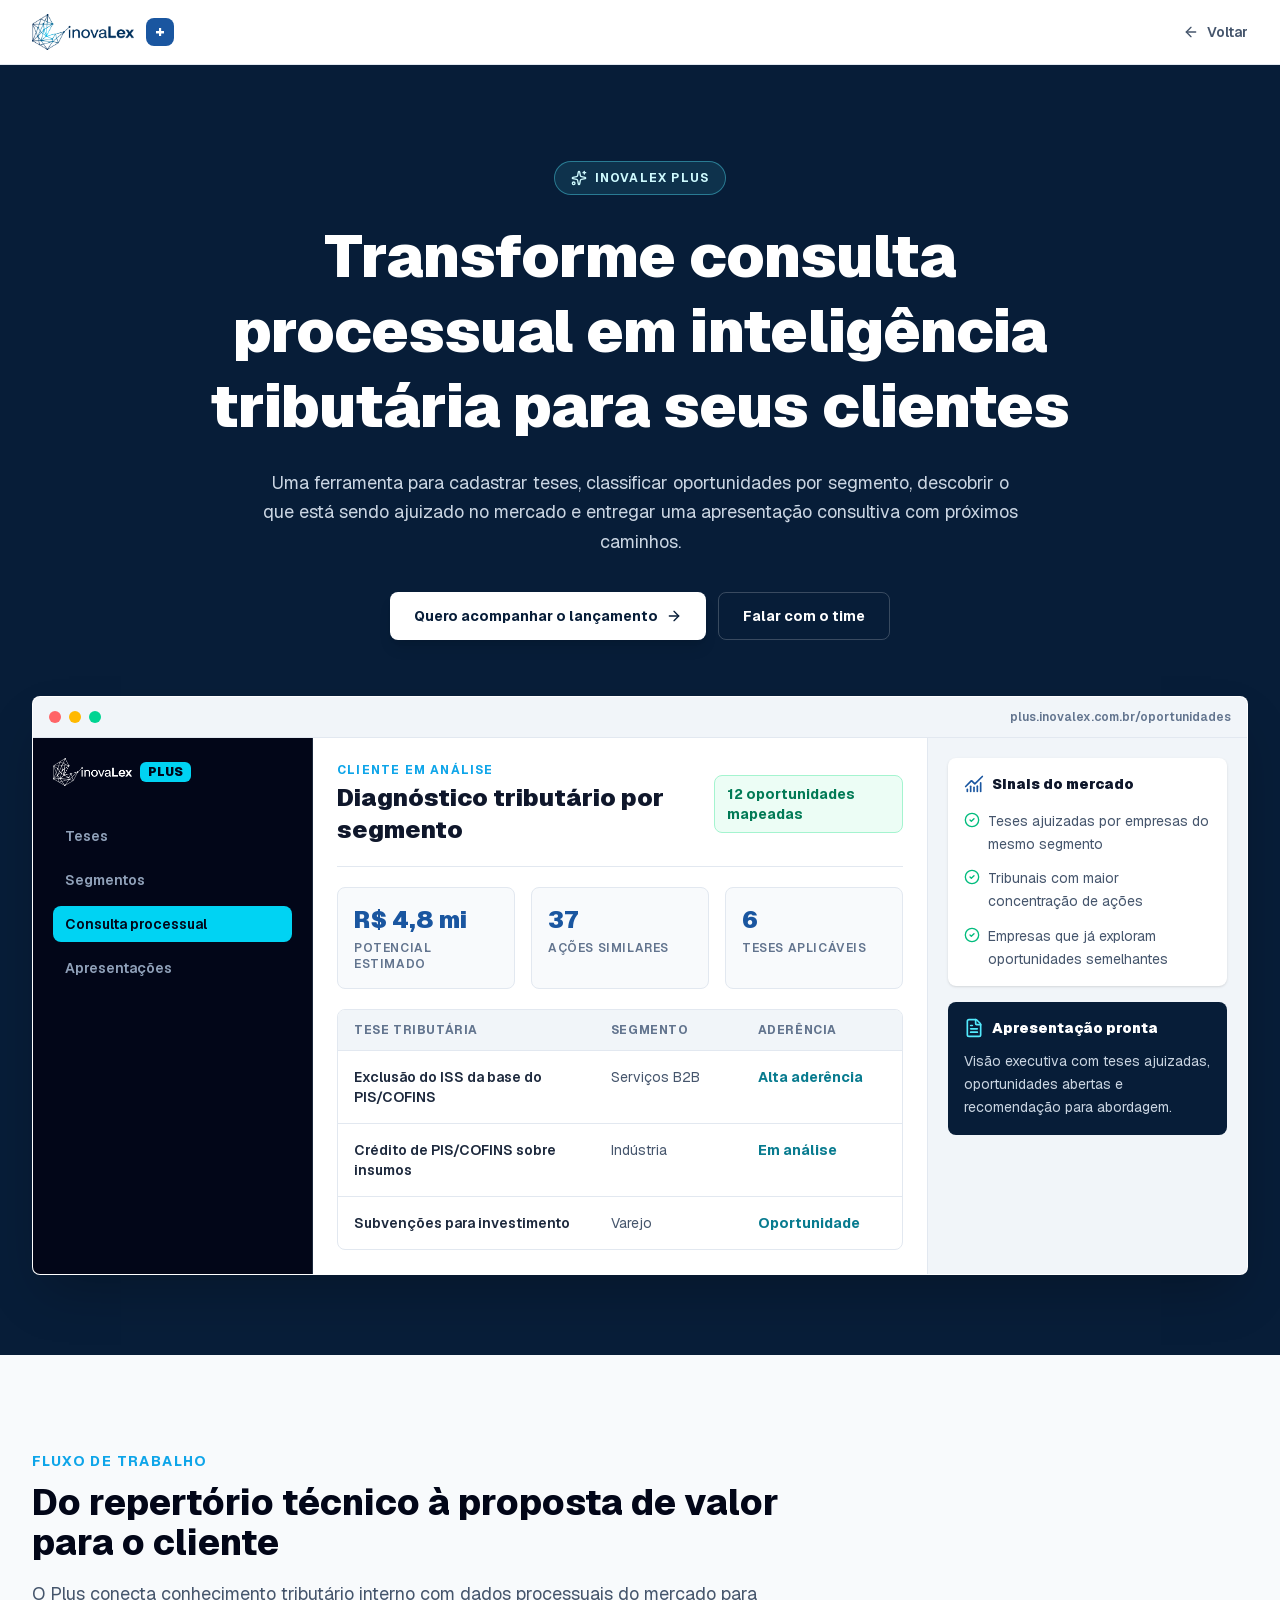
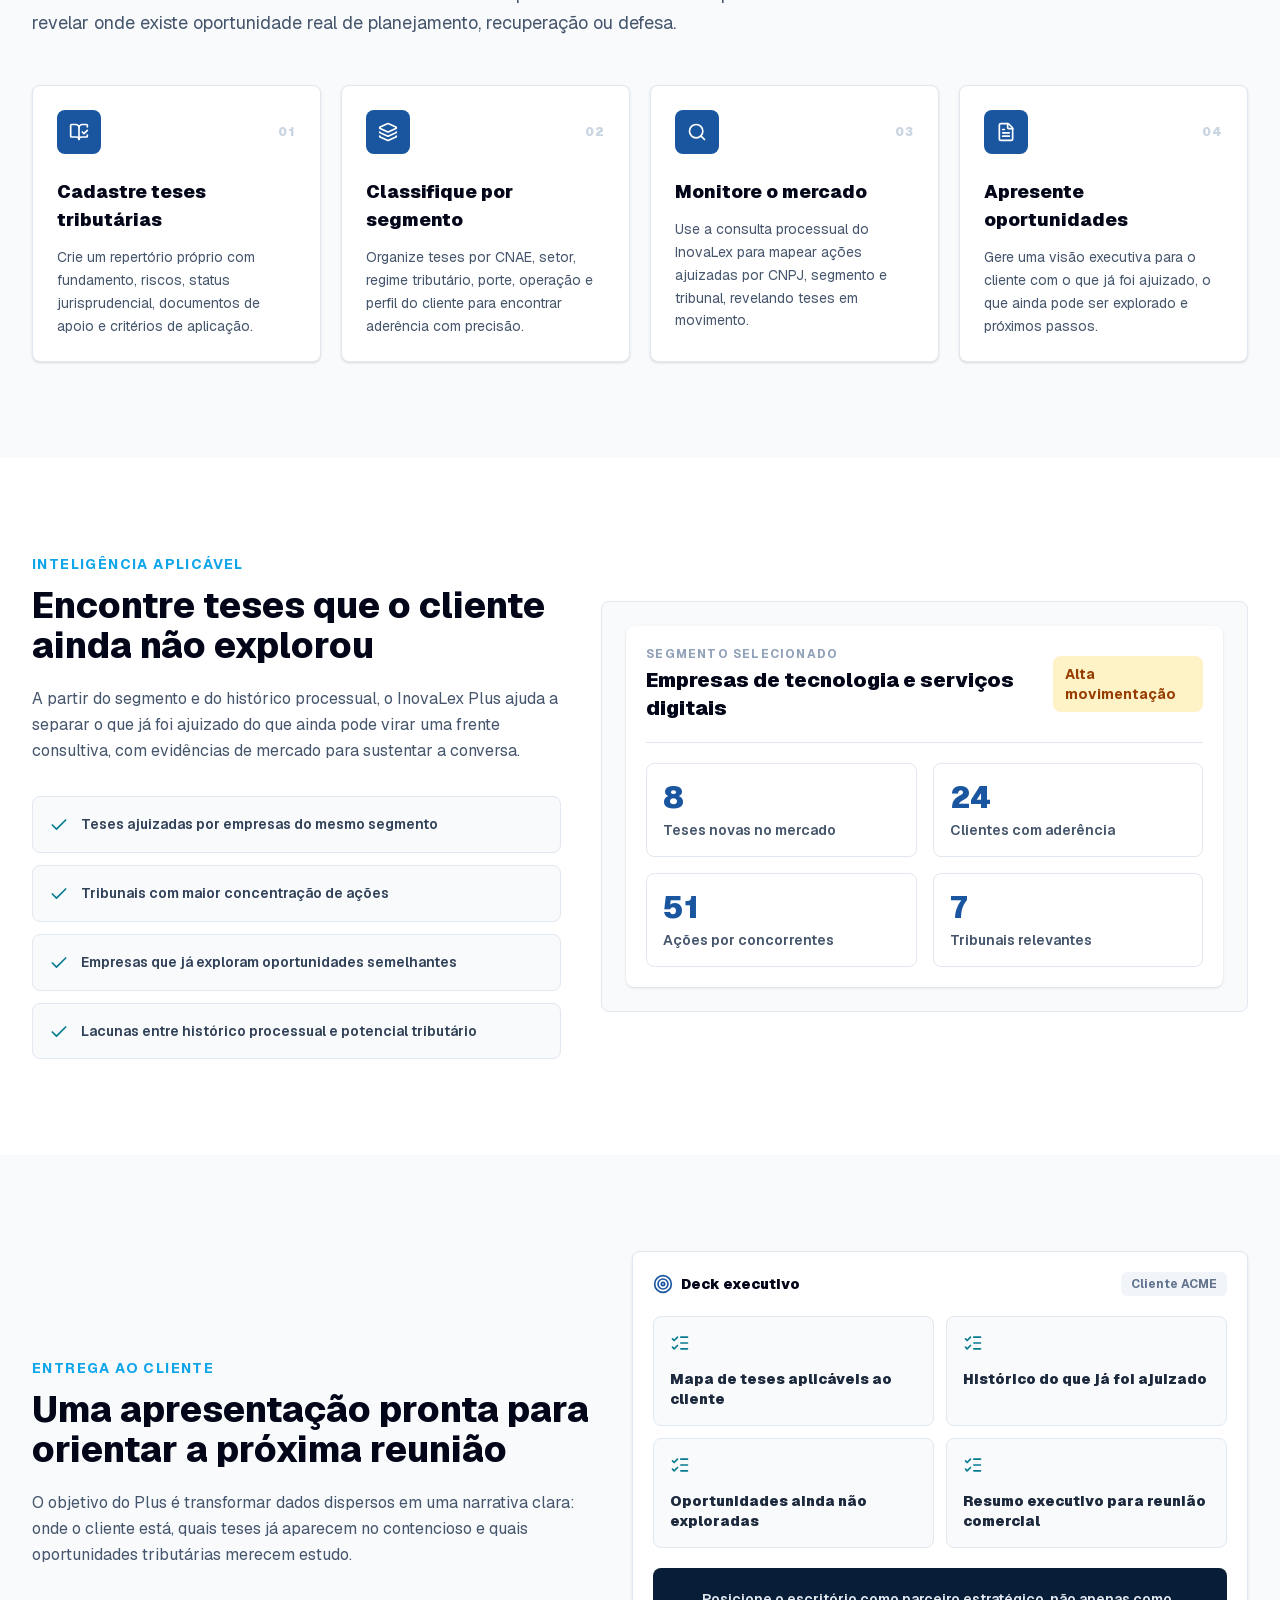
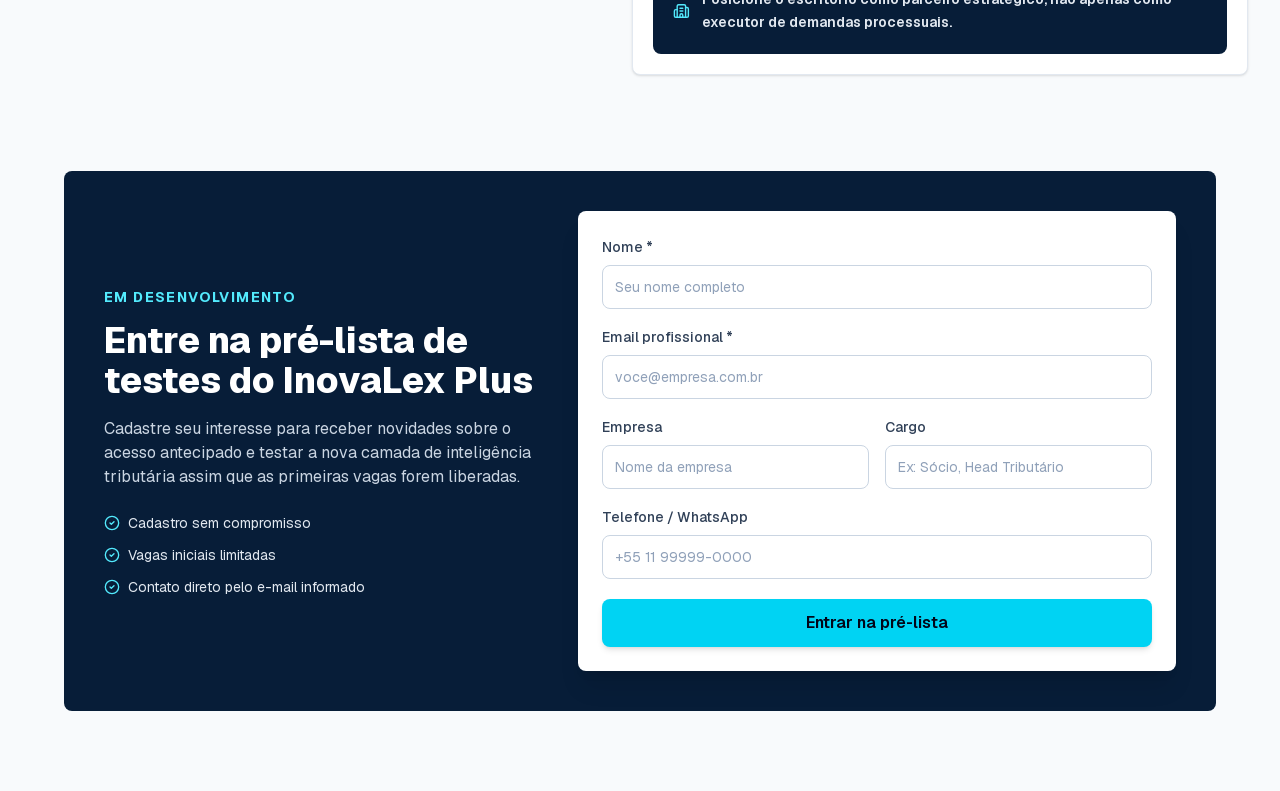
<file: inovalex-plus.html>
<!DOCTYPE html><html lang="pt-BR" class="geist_a71539c9-module__T19VSG__variable geist_mono_8d43a2aa-module__8Li5zG__variable h-full antialiased"><head><meta charSet="utf-8"/><meta name="viewport" content="width=device-width, initial-scale=1"/><link rel="preload" href="/_next/static/media/797e433ab948586e-s.p.0r6juujl39pe6.woff2" as="font" crossorigin="" type="font/woff2"/><link rel="preload" href="/_next/static/media/caa3a2e1cccd8315-s.p.0wgildi0cnwt9.woff2" as="font" crossorigin="" type="font/woff2"/><link rel="preload" as="image" href="/logo_inovalex.png"/><link rel="stylesheet" href="/_next/static/chunks/282paj2le1zyh.css" data-precedence="next"/><link rel="preload" as="script" fetchPriority="low" href="/_next/static/chunks/0dhbjz-xsmu83.js"/><script src="/_next/static/chunks/15orcrkp-_9ct.js" async=""></script><script src="/_next/static/chunks/2cya-h6pss2j9.js" async=""></script><script src="/_next/static/chunks/082obv3v03b-9.js" async=""></script><script src="/_next/static/chunks/turbopack-0xgbvc99k_5u6.js" async=""></script><script src="/_next/static/chunks/05-c3ty_6dwfk.js" async=""></script><script src="/_next/static/chunks/14mrh2-p_w84d.js" async=""></script><script src="/_next/static/chunks/3uk3jurxebwl4.js" async=""></script><script src="/_next/static/chunks/2f4vjbeq4s96p.js" async=""></script><meta name="next-size-adjust" content=""/><title>InovaLex Plus | Inteligência tributária para oportunidades consultivas</title><meta name="description" content="Use consulta processual, catálogo de teses e análise por segmento para identificar oportunidades tributárias e apresentar uma visão completa aos seus clientes."/><meta name="keywords" content="pesquisa processual,automação jurídica,legaltech,tribunais brasileiros,CNPJ,inteligência artificial jurídica"/><meta property="og:title" content="InovaLex — Pesquisa Processual Automatizada com IA"/><meta property="og:description" content="Pesquise processos em múltiplos tribunais em minutos. Automatize, baixe documentos e use IA para entender cada processo."/><meta property="og:site_name" content="InovaLex"/><meta property="og:locale" content="pt_BR"/><meta property="og:type" content="website"/><meta name="twitter:card" content="summary"/><meta name="twitter:title" content="InovaLex — Pesquisa Processual Automatizada com IA"/><meta name="twitter:description" content="Pesquise processos em múltiplos tribunais em minutos. Automatize, baixe documentos e use IA para entender cada processo."/><link rel="icon" href="/favicon.ico?favicon.2vob68tjqpejf.ico" sizes="256x256" type="image/x-icon"/><script src="/_next/static/chunks/0cz1d0mv5g_q7.js" noModule=""></script></head><body class="min-h-full flex flex-col"><div hidden=""><!--$--><!--/$--></div><main class="min-h-screen bg-slate-50 text-slate-950"><header class="border-b border-slate-200 bg-white"><div class="mx-auto flex h-16 max-w-7xl items-center justify-between px-4 sm:px-6 lg:px-8"><a aria-label="Voltar para a página inicial" class="flex items-center gap-3" href="/"><img alt="InovaLex" width="140" height="50" decoding="async" data-nimg="1" class="h-9 w-auto object-contain" style="color:transparent" src="/logo_inovalex.png"/><span class="flex h-7 w-7 items-center justify-center rounded-lg bg-[#1a56a0] text-base font-black text-white">+</span></a><a class="inline-flex items-center gap-2 text-sm font-semibold text-slate-600 transition-colors hover:text-[#1a56a0]" href="/"><svg xmlns="http://www.w3.org/2000/svg" width="24" height="24" viewBox="0 0 24 24" fill="none" stroke="currentColor" stroke-width="2" stroke-linecap="round" stroke-linejoin="round" class="lucide lucide-arrow-left h-4 w-4" aria-hidden="true"><path d="m12 19-7-7 7-7"></path><path d="M19 12H5"></path></svg>Voltar</a></div></header><section class="bg-[#071d38] px-4 pb-16 pt-20 text-white sm:px-6 sm:pb-20 sm:pt-24 lg:px-8"><div class="mx-auto max-w-7xl"><div class="mx-auto max-w-4xl text-center"><span class="inline-flex items-center gap-2 rounded-full border border-cyan-300/40 bg-cyan-300/10 px-4 py-2 text-xs font-bold uppercase tracking-widest text-cyan-100"><svg xmlns="http://www.w3.org/2000/svg" width="24" height="24" viewBox="0 0 24 24" fill="none" stroke="currentColor" stroke-width="2" stroke-linecap="round" stroke-linejoin="round" class="lucide lucide-sparkles h-4 w-4" aria-hidden="true"><path d="M11.017 2.814a1 1 0 0 1 1.966 0l1.051 5.558a2 2 0 0 0 1.594 1.594l5.558 1.051a1 1 0 0 1 0 1.966l-5.558 1.051a2 2 0 0 0-1.594 1.594l-1.051 5.558a1 1 0 0 1-1.966 0l-1.051-5.558a2 2 0 0 0-1.594-1.594l-5.558-1.051a1 1 0 0 1 0-1.966l5.558-1.051a2 2 0 0 0 1.594-1.594z"></path><path d="M20 2v4"></path><path d="M22 4h-4"></path><circle cx="4" cy="20" r="2"></circle></svg>InovaLex Plus</span><h1 class="mt-6 text-4xl font-black leading-tight sm:text-5xl lg:text-6xl">Transforme consulta processual em inteligência tributária para seus clientes</h1><p class="mx-auto mt-6 max-w-3xl text-lg leading-relaxed text-slate-300">Uma ferramenta para cadastrar teses, classificar oportunidades por segmento, descobrir o que está sendo ajuizado no mercado e entregar uma apresentação consultiva com próximos caminhos.</p><div class="mt-9 flex flex-col items-center justify-center gap-3 sm:flex-row"><a class="inline-flex h-12 items-center justify-center gap-2 rounded-lg bg-white px-6 text-sm font-bold text-[#071d38] shadow-lg transition-transform hover:-translate-y-0.5" href="/#beta">Quero acompanhar o lançamento<svg xmlns="http://www.w3.org/2000/svg" width="24" height="24" viewBox="0 0 24 24" fill="none" stroke="currentColor" stroke-width="2" stroke-linecap="round" stroke-linejoin="round" class="lucide lucide-arrow-right h-4 w-4" aria-hidden="true"><path d="M5 12h14"></path><path d="m12 5 7 7-7 7"></path></svg></a><a class="inline-flex h-12 items-center justify-center rounded-lg border border-white/20 px-6 text-sm font-bold text-white transition-colors hover:bg-white/10" href="/#formulario">Falar com o time</a></div></div><div class="mt-14 overflow-hidden rounded-lg border border-white/10 bg-white text-slate-900 shadow-2xl"><div class="flex items-center justify-between border-b border-slate-200 bg-slate-100 px-4 py-3"><div class="flex items-center gap-2"><span class="h-3 w-3 rounded-full bg-red-400"></span><span class="h-3 w-3 rounded-full bg-amber-400"></span><span class="h-3 w-3 rounded-full bg-emerald-400"></span></div><span class="text-xs font-semibold text-slate-500">plus.inovalex.com.br/oportunidades</span></div><div class="grid gap-0 lg:grid-cols-[280px_1fr_320px]"><aside class="border-b border-slate-200 bg-slate-950 p-5 text-white lg:border-b-0 lg:border-r lg:border-slate-800"><div class="flex items-center gap-2"><img alt="InovaLex" loading="lazy" width="120" height="42" decoding="async" data-nimg="1" class="h-7 w-auto object-contain brightness-0 invert" style="color:transparent" src="/logo_inovalex.png"/><span class="rounded-md bg-cyan-400 px-2 py-0.5 text-xs font-black text-slate-950">PLUS</span></div><div class="mt-8 space-y-2"><div class="rounded-lg px-3 py-2 text-sm font-semibold text-slate-400">Teses</div><div class="rounded-lg px-3 py-2 text-sm font-semibold text-slate-400">Segmentos</div><div class="rounded-lg px-3 py-2 text-sm font-semibold bg-cyan-400 text-slate-950">Consulta processual</div><div class="rounded-lg px-3 py-2 text-sm font-semibold text-slate-400">Apresentações</div></div></aside><section class="p-5 sm:p-6"><div class="flex flex-col gap-4 border-b border-slate-200 pb-5 sm:flex-row sm:items-center sm:justify-between"><div><p class="text-xs font-bold uppercase tracking-widest text-[#0ea5e9]">Cliente em análise</p><h2 class="mt-1 text-2xl font-black">Diagnóstico tributário por segmento</h2></div><div class="rounded-lg border border-emerald-200 bg-emerald-50 px-3 py-2 text-sm font-bold text-emerald-700">12 oportunidades mapeadas</div></div><div class="mt-5 grid gap-4 md:grid-cols-3"><div class="rounded-lg border border-slate-200 bg-slate-50 p-4"><div class="text-2xl font-black text-[#1a56a0]">R$ 4,8 mi</div><div class="mt-1 text-xs font-semibold uppercase tracking-wider text-slate-500">potencial estimado</div></div><div class="rounded-lg border border-slate-200 bg-slate-50 p-4"><div class="text-2xl font-black text-[#1a56a0]">37</div><div class="mt-1 text-xs font-semibold uppercase tracking-wider text-slate-500">ações similares</div></div><div class="rounded-lg border border-slate-200 bg-slate-50 p-4"><div class="text-2xl font-black text-[#1a56a0]">6</div><div class="mt-1 text-xs font-semibold uppercase tracking-wider text-slate-500">teses aplicáveis</div></div></div><div class="mt-5 overflow-hidden rounded-lg border border-slate-200"><div class="grid grid-cols-[1.4fr_0.8fr_0.7fr] bg-slate-100 px-4 py-3 text-xs font-bold uppercase tracking-wider text-slate-500"><span>Tese tributária</span><span>Segmento</span><span>Aderência</span></div><div class="grid grid-cols-[1.4fr_0.8fr_0.7fr] border-t border-slate-200 px-4 py-4 text-sm"><span class="font-semibold text-slate-800">Exclusão do ISS da base do PIS/COFINS</span><span class="text-slate-600">Serviços B2B</span><span class="font-bold text-[#087b8f]">Alta aderência</span></div><div class="grid grid-cols-[1.4fr_0.8fr_0.7fr] border-t border-slate-200 px-4 py-4 text-sm"><span class="font-semibold text-slate-800">Crédito de PIS/COFINS sobre insumos</span><span class="text-slate-600">Indústria</span><span class="font-bold text-[#087b8f]">Em análise</span></div><div class="grid grid-cols-[1.4fr_0.8fr_0.7fr] border-t border-slate-200 px-4 py-4 text-sm"><span class="font-semibold text-slate-800">Subvenções para investimento</span><span class="text-slate-600">Varejo</span><span class="font-bold text-[#087b8f]">Oportunidade</span></div></div></section><aside class="border-t border-slate-200 bg-slate-100 p-5 lg:border-l lg:border-t-0"><div class="rounded-lg bg-white p-4 shadow-sm"><div class="flex items-center gap-2"><svg xmlns="http://www.w3.org/2000/svg" width="24" height="24" viewBox="0 0 24 24" fill="none" stroke="currentColor" stroke-width="2" stroke-linecap="round" stroke-linejoin="round" class="lucide lucide-chart-no-axes-combined h-5 w-5 text-[#1a56a0]" aria-hidden="true"><path d="M12 16v5"></path><path d="M16 14.639V21"></path><path d="M20 10.656V21"></path><path d="m22 3-8.646 8.646a.5.5 0 0 1-.708 0L9.354 8.354a.5.5 0 0 0-.707 0L2 15"></path><path d="M4 18.463V21"></path><path d="M8 14.656V21"></path></svg><h3 class="text-sm font-black">Sinais do mercado</h3></div><div class="mt-4 space-y-3"><div class="flex gap-2 text-sm leading-relaxed text-slate-600"><svg xmlns="http://www.w3.org/2000/svg" width="24" height="24" viewBox="0 0 24 24" fill="none" stroke="currentColor" stroke-width="2" stroke-linecap="round" stroke-linejoin="round" class="lucide lucide-circle-check mt-0.5 h-4 w-4 shrink-0 text-emerald-500" aria-hidden="true"><circle cx="12" cy="12" r="10"></circle><path d="m9 12 2 2 4-4"></path></svg>Teses ajuizadas por empresas do mesmo segmento</div><div class="flex gap-2 text-sm leading-relaxed text-slate-600"><svg xmlns="http://www.w3.org/2000/svg" width="24" height="24" viewBox="0 0 24 24" fill="none" stroke="currentColor" stroke-width="2" stroke-linecap="round" stroke-linejoin="round" class="lucide lucide-circle-check mt-0.5 h-4 w-4 shrink-0 text-emerald-500" aria-hidden="true"><circle cx="12" cy="12" r="10"></circle><path d="m9 12 2 2 4-4"></path></svg>Tribunais com maior concentração de ações</div><div class="flex gap-2 text-sm leading-relaxed text-slate-600"><svg xmlns="http://www.w3.org/2000/svg" width="24" height="24" viewBox="0 0 24 24" fill="none" stroke="currentColor" stroke-width="2" stroke-linecap="round" stroke-linejoin="round" class="lucide lucide-circle-check mt-0.5 h-4 w-4 shrink-0 text-emerald-500" aria-hidden="true"><circle cx="12" cy="12" r="10"></circle><path d="m9 12 2 2 4-4"></path></svg>Empresas que já exploram oportunidades semelhantes</div></div></div><div class="mt-4 rounded-lg bg-[#071d38] p-4 text-white"><div class="flex items-center gap-2"><svg xmlns="http://www.w3.org/2000/svg" width="24" height="24" viewBox="0 0 24 24" fill="none" stroke="currentColor" stroke-width="2" stroke-linecap="round" stroke-linejoin="round" class="lucide lucide-file-text h-5 w-5 text-cyan-300" aria-hidden="true"><path d="M6 22a2 2 0 0 1-2-2V4a2 2 0 0 1 2-2h8a2.4 2.4 0 0 1 1.704.706l3.588 3.588A2.4 2.4 0 0 1 20 8v12a2 2 0 0 1-2 2z"></path><path d="M14 2v5a1 1 0 0 0 1 1h5"></path><path d="M10 9H8"></path><path d="M16 13H8"></path><path d="M16 17H8"></path></svg><h3 class="text-sm font-black">Apresentação pronta</h3></div><p class="mt-3 text-sm leading-relaxed text-slate-300">Visão executiva com teses ajuizadas, oportunidades abertas e recomendação para abordagem.</p></div></aside></div></div></div></section><section class="py-20 sm:py-24"><div class="mx-auto max-w-7xl px-4 sm:px-6 lg:px-8"><div class="max-w-3xl"><p class="text-sm font-bold uppercase tracking-widest text-[#0ea5e9]">Fluxo de trabalho</p><h2 class="mt-3 text-3xl font-extrabold sm:text-4xl">Do repertório técnico à proposta de valor para o cliente</h2><p class="mt-4 text-lg leading-relaxed text-slate-600">O Plus conecta conhecimento tributário interno com dados processuais do mercado para revelar onde existe oportunidade real de planejamento, recuperação ou defesa.</p></div><div class="mt-12 grid gap-5 md:grid-cols-2 lg:grid-cols-4"><article class="rounded-lg border border-slate-200 bg-white p-6 shadow-sm"><div class="flex items-center justify-between"><span class="flex h-11 w-11 items-center justify-center rounded-lg bg-[#1a56a0] text-white"><svg xmlns="http://www.w3.org/2000/svg" width="24" height="24" viewBox="0 0 24 24" fill="none" stroke="currentColor" stroke-width="2" stroke-linecap="round" stroke-linejoin="round" class="lucide lucide-book-open-check h-5 w-5" aria-hidden="true"><path d="M12 21V7"></path><path d="m16 12 2 2 4-4"></path><path d="M22 6V4a1 1 0 0 0-1-1h-5a4 4 0 0 0-4 4 4 4 0 0 0-4-4H3a1 1 0 0 0-1 1v13a1 1 0 0 0 1 1h6a3 3 0 0 1 3 3 3 3 0 0 1 3-3h6a1 1 0 0 0 1-1v-1.3"></path></svg></span><span class="text-xs font-black uppercase tracking-widest text-slate-300">0<!-- -->1</span></div><h3 class="mt-6 text-lg font-black">Cadastre teses tributárias</h3><p class="mt-3 text-sm leading-relaxed text-slate-600">Crie um repertório próprio com fundamento, riscos, status jurisprudencial, documentos de apoio e critérios de aplicação.</p></article><article class="rounded-lg border border-slate-200 bg-white p-6 shadow-sm"><div class="flex items-center justify-between"><span class="flex h-11 w-11 items-center justify-center rounded-lg bg-[#1a56a0] text-white"><svg xmlns="http://www.w3.org/2000/svg" width="24" height="24" viewBox="0 0 24 24" fill="none" stroke="currentColor" stroke-width="2" stroke-linecap="round" stroke-linejoin="round" class="lucide lucide-layers h-5 w-5" aria-hidden="true"><path d="M12.83 2.18a2 2 0 0 0-1.66 0L2.6 6.08a1 1 0 0 0 0 1.83l8.58 3.91a2 2 0 0 0 1.66 0l8.58-3.9a1 1 0 0 0 0-1.83z"></path><path d="M2 12a1 1 0 0 0 .58.91l8.6 3.91a2 2 0 0 0 1.65 0l8.58-3.9A1 1 0 0 0 22 12"></path><path d="M2 17a1 1 0 0 0 .58.91l8.6 3.91a2 2 0 0 0 1.65 0l8.58-3.9A1 1 0 0 0 22 17"></path></svg></span><span class="text-xs font-black uppercase tracking-widest text-slate-300">0<!-- -->2</span></div><h3 class="mt-6 text-lg font-black">Classifique por segmento</h3><p class="mt-3 text-sm leading-relaxed text-slate-600">Organize teses por CNAE, setor, regime tributário, porte, operação e perfil do cliente para encontrar aderência com precisão.</p></article><article class="rounded-lg border border-slate-200 bg-white p-6 shadow-sm"><div class="flex items-center justify-between"><span class="flex h-11 w-11 items-center justify-center rounded-lg bg-[#1a56a0] text-white"><svg xmlns="http://www.w3.org/2000/svg" width="24" height="24" viewBox="0 0 24 24" fill="none" stroke="currentColor" stroke-width="2" stroke-linecap="round" stroke-linejoin="round" class="lucide lucide-search h-5 w-5" aria-hidden="true"><path d="m21 21-4.34-4.34"></path><circle cx="11" cy="11" r="8"></circle></svg></span><span class="text-xs font-black uppercase tracking-widest text-slate-300">0<!-- -->3</span></div><h3 class="mt-6 text-lg font-black">Monitore o mercado</h3><p class="mt-3 text-sm leading-relaxed text-slate-600">Use a consulta processual do InovaLex para mapear ações ajuizadas por CNPJ, segmento e tribunal, revelando teses em movimento.</p></article><article class="rounded-lg border border-slate-200 bg-white p-6 shadow-sm"><div class="flex items-center justify-between"><span class="flex h-11 w-11 items-center justify-center rounded-lg bg-[#1a56a0] text-white"><svg xmlns="http://www.w3.org/2000/svg" width="24" height="24" viewBox="0 0 24 24" fill="none" stroke="currentColor" stroke-width="2" stroke-linecap="round" stroke-linejoin="round" class="lucide lucide-file-text h-5 w-5" aria-hidden="true"><path d="M6 22a2 2 0 0 1-2-2V4a2 2 0 0 1 2-2h8a2.4 2.4 0 0 1 1.704.706l3.588 3.588A2.4 2.4 0 0 1 20 8v12a2 2 0 0 1-2 2z"></path><path d="M14 2v5a1 1 0 0 0 1 1h5"></path><path d="M10 9H8"></path><path d="M16 13H8"></path><path d="M16 17H8"></path></svg></span><span class="text-xs font-black uppercase tracking-widest text-slate-300">0<!-- -->4</span></div><h3 class="mt-6 text-lg font-black">Apresente oportunidades</h3><p class="mt-3 text-sm leading-relaxed text-slate-600">Gere uma visão executiva para o cliente com o que já foi ajuizado, o que ainda pode ser explorado e próximos passos.</p></article></div></div></section><section class="bg-white py-20 sm:py-24"><div class="mx-auto grid max-w-7xl gap-10 px-4 sm:px-6 lg:grid-cols-[0.9fr_1.1fr] lg:items-center lg:px-8"><div><p class="text-sm font-bold uppercase tracking-widest text-[#0ea5e9]">Inteligência aplicável</p><h2 class="mt-3 text-3xl font-extrabold sm:text-4xl">Encontre teses que o cliente ainda não explorou</h2><p class="mt-5 leading-relaxed text-slate-600">A partir do segmento e do histórico processual, o InovaLex Plus ajuda a separar o que já foi ajuizado do que ainda pode virar uma frente consultiva, com evidências de mercado para sustentar a conversa.</p><div class="mt-8 grid gap-3"><div class="flex items-start gap-3 rounded-lg border border-slate-200 bg-slate-50 p-4"><svg xmlns="http://www.w3.org/2000/svg" width="24" height="24" viewBox="0 0 24 24" fill="none" stroke="currentColor" stroke-width="2" stroke-linecap="round" stroke-linejoin="round" class="lucide lucide-check mt-0.5 h-5 w-5 shrink-0 text-[#087b8f]" aria-hidden="true"><path d="M20 6 9 17l-5-5"></path></svg><span class="text-sm font-semibold leading-relaxed text-slate-700">Teses ajuizadas por empresas do mesmo segmento</span></div><div class="flex items-start gap-3 rounded-lg border border-slate-200 bg-slate-50 p-4"><svg xmlns="http://www.w3.org/2000/svg" width="24" height="24" viewBox="0 0 24 24" fill="none" stroke="currentColor" stroke-width="2" stroke-linecap="round" stroke-linejoin="round" class="lucide lucide-check mt-0.5 h-5 w-5 shrink-0 text-[#087b8f]" aria-hidden="true"><path d="M20 6 9 17l-5-5"></path></svg><span class="text-sm font-semibold leading-relaxed text-slate-700">Tribunais com maior concentração de ações</span></div><div class="flex items-start gap-3 rounded-lg border border-slate-200 bg-slate-50 p-4"><svg xmlns="http://www.w3.org/2000/svg" width="24" height="24" viewBox="0 0 24 24" fill="none" stroke="currentColor" stroke-width="2" stroke-linecap="round" stroke-linejoin="round" class="lucide lucide-check mt-0.5 h-5 w-5 shrink-0 text-[#087b8f]" aria-hidden="true"><path d="M20 6 9 17l-5-5"></path></svg><span class="text-sm font-semibold leading-relaxed text-slate-700">Empresas que já exploram oportunidades semelhantes</span></div><div class="flex items-start gap-3 rounded-lg border border-slate-200 bg-slate-50 p-4"><svg xmlns="http://www.w3.org/2000/svg" width="24" height="24" viewBox="0 0 24 24" fill="none" stroke="currentColor" stroke-width="2" stroke-linecap="round" stroke-linejoin="round" class="lucide lucide-check mt-0.5 h-5 w-5 shrink-0 text-[#087b8f]" aria-hidden="true"><path d="M20 6 9 17l-5-5"></path></svg><span class="text-sm font-semibold leading-relaxed text-slate-700">Lacunas entre histórico processual e potencial tributário</span></div></div></div><div class="rounded-lg border border-slate-200 bg-slate-50 p-4 sm:p-6"><div class="rounded-lg bg-white p-5 shadow-sm"><div class="flex flex-col gap-3 border-b border-slate-200 pb-5 sm:flex-row sm:items-center sm:justify-between"><div><p class="text-xs font-bold uppercase tracking-widest text-slate-400">Segmento selecionado</p><h3 class="mt-1 text-xl font-black">Empresas de tecnologia e serviços digitais</h3></div><span class="rounded-lg bg-amber-100 px-3 py-2 text-sm font-bold text-amber-800">Alta movimentação</span></div><div class="mt-5 grid gap-4 sm:grid-cols-2"><div class="rounded-lg border border-slate-200 p-4"><div class="text-3xl font-black text-[#1a56a0]">8</div><div class="mt-1 text-sm font-semibold text-slate-600">Teses novas no mercado</div></div><div class="rounded-lg border border-slate-200 p-4"><div class="text-3xl font-black text-[#1a56a0]">24</div><div class="mt-1 text-sm font-semibold text-slate-600">Clientes com aderência</div></div><div class="rounded-lg border border-slate-200 p-4"><div class="text-3xl font-black text-[#1a56a0]">51</div><div class="mt-1 text-sm font-semibold text-slate-600">Ações por concorrentes</div></div><div class="rounded-lg border border-slate-200 p-4"><div class="text-3xl font-black text-[#1a56a0]">7</div><div class="mt-1 text-sm font-semibold text-slate-600">Tribunais relevantes</div></div></div></div></div></div></section><section class="py-20 sm:py-24"><div class="mx-auto max-w-7xl px-4 sm:px-6 lg:px-8"><div class="grid gap-10 lg:grid-cols-[1fr_1.1fr] lg:items-center"><div><p class="text-sm font-bold uppercase tracking-widest text-[#0ea5e9]">Entrega ao cliente</p><h2 class="mt-3 text-3xl font-extrabold sm:text-4xl">Uma apresentação pronta para orientar a próxima reunião</h2><p class="mt-5 leading-relaxed text-slate-600">O objetivo do Plus é transformar dados dispersos em uma narrativa clara: onde o cliente está, quais teses já aparecem no contencioso e quais oportunidades tributárias merecem estudo.</p></div><div class="rounded-lg border border-slate-200 bg-white p-5 shadow-sm"><div class="mb-5 flex items-center justify-between"><div class="flex items-center gap-2"><svg xmlns="http://www.w3.org/2000/svg" width="24" height="24" viewBox="0 0 24 24" fill="none" stroke="currentColor" stroke-width="2" stroke-linecap="round" stroke-linejoin="round" class="lucide lucide-target h-5 w-5 text-[#1a56a0]" aria-hidden="true"><circle cx="12" cy="12" r="10"></circle><circle cx="12" cy="12" r="6"></circle><circle cx="12" cy="12" r="2"></circle></svg><span class="text-sm font-black">Deck executivo</span></div><span class="rounded-md bg-slate-100 px-2.5 py-1 text-xs font-bold text-slate-500">Cliente ACME</span></div><div class="grid gap-3 sm:grid-cols-2"><div class="rounded-lg border border-slate-200 bg-slate-50 p-4"><svg xmlns="http://www.w3.org/2000/svg" width="24" height="24" viewBox="0 0 24 24" fill="none" stroke="currentColor" stroke-width="2" stroke-linecap="round" stroke-linejoin="round" class="lucide lucide-list-checks h-5 w-5 text-[#087b8f]" aria-hidden="true"><path d="M13 5h8"></path><path d="M13 12h8"></path><path d="M13 19h8"></path><path d="m3 17 2 2 4-4"></path><path d="m3 7 2 2 4-4"></path></svg><h3 class="mt-4 text-sm font-black text-slate-800">Mapa de teses aplicáveis ao cliente</h3></div><div class="rounded-lg border border-slate-200 bg-slate-50 p-4"><svg xmlns="http://www.w3.org/2000/svg" width="24" height="24" viewBox="0 0 24 24" fill="none" stroke="currentColor" stroke-width="2" stroke-linecap="round" stroke-linejoin="round" class="lucide lucide-list-checks h-5 w-5 text-[#087b8f]" aria-hidden="true"><path d="M13 5h8"></path><path d="M13 12h8"></path><path d="M13 19h8"></path><path d="m3 17 2 2 4-4"></path><path d="m3 7 2 2 4-4"></path></svg><h3 class="mt-4 text-sm font-black text-slate-800">Histórico do que já foi ajuizado</h3></div><div class="rounded-lg border border-slate-200 bg-slate-50 p-4"><svg xmlns="http://www.w3.org/2000/svg" width="24" height="24" viewBox="0 0 24 24" fill="none" stroke="currentColor" stroke-width="2" stroke-linecap="round" stroke-linejoin="round" class="lucide lucide-list-checks h-5 w-5 text-[#087b8f]" aria-hidden="true"><path d="M13 5h8"></path><path d="M13 12h8"></path><path d="M13 19h8"></path><path d="m3 17 2 2 4-4"></path><path d="m3 7 2 2 4-4"></path></svg><h3 class="mt-4 text-sm font-black text-slate-800">Oportunidades ainda não exploradas</h3></div><div class="rounded-lg border border-slate-200 bg-slate-50 p-4"><svg xmlns="http://www.w3.org/2000/svg" width="24" height="24" viewBox="0 0 24 24" fill="none" stroke="currentColor" stroke-width="2" stroke-linecap="round" stroke-linejoin="round" class="lucide lucide-list-checks h-5 w-5 text-[#087b8f]" aria-hidden="true"><path d="M13 5h8"></path><path d="M13 12h8"></path><path d="M13 19h8"></path><path d="m3 17 2 2 4-4"></path><path d="m3 7 2 2 4-4"></path></svg><h3 class="mt-4 text-sm font-black text-slate-800">Resumo executivo para reunião comercial</h3></div></div><div class="mt-5 rounded-lg bg-[#071d38] p-5 text-white"><div class="flex items-center gap-3"><svg xmlns="http://www.w3.org/2000/svg" width="24" height="24" viewBox="0 0 24 24" fill="none" stroke="currentColor" stroke-width="2" stroke-linecap="round" stroke-linejoin="round" class="lucide lucide-building2 lucide-building-2 h-6 w-6 text-cyan-300" aria-hidden="true"><path d="M10 12h4"></path><path d="M10 8h4"></path><path d="M14 21v-3a2 2 0 0 0-4 0v3"></path><path d="M6 10H4a2 2 0 0 0-2 2v7a2 2 0 0 0 2 2h16a2 2 0 0 0 2-2V9a2 2 0 0 0-2-2h-2"></path><path d="M6 21V5a2 2 0 0 1 2-2h8a2 2 0 0 1 2 2v16"></path></svg><p class="text-sm font-semibold leading-relaxed text-slate-200">Posicione o escritório como parceiro estratégico, não apenas como executor de demandas processuais.</p></div></div></div></div></div></section><section class="px-4 pb-20 sm:px-6 lg:px-8" id="pre-lista"><div class="mx-auto grid max-w-6xl gap-8 rounded-lg bg-[#071d38] px-6 py-10 text-white sm:px-8 lg:grid-cols-[0.85fr_1.15fr] lg:items-center lg:px-10"><div><span class="text-sm font-bold uppercase tracking-widest text-cyan-300">Em desenvolvimento</span><h2 class="mt-3 text-3xl font-extrabold sm:text-4xl">Entre na pré-lista de testes do InovaLex Plus</h2><p class="mt-4 max-w-xl text-slate-300">Cadastre seu interesse para receber novidades sobre o acesso antecipado e testar a nova camada de inteligência tributária assim que as primeiras vagas forem liberadas.</p><div class="mt-6 grid gap-3 text-sm text-slate-200"><div class="flex items-center gap-2"><svg xmlns="http://www.w3.org/2000/svg" width="24" height="24" viewBox="0 0 24 24" fill="none" stroke="currentColor" stroke-width="2" stroke-linecap="round" stroke-linejoin="round" class="lucide lucide-circle-check h-4 w-4 text-cyan-300" aria-hidden="true"><circle cx="12" cy="12" r="10"></circle><path d="m9 12 2 2 4-4"></path></svg>Cadastro sem compromisso</div><div class="flex items-center gap-2"><svg xmlns="http://www.w3.org/2000/svg" width="24" height="24" viewBox="0 0 24 24" fill="none" stroke="currentColor" stroke-width="2" stroke-linecap="round" stroke-linejoin="round" class="lucide lucide-circle-check h-4 w-4 text-cyan-300" aria-hidden="true"><circle cx="12" cy="12" r="10"></circle><path d="m9 12 2 2 4-4"></path></svg>Vagas iniciais limitadas</div><div class="flex items-center gap-2"><svg xmlns="http://www.w3.org/2000/svg" width="24" height="24" viewBox="0 0 24 24" fill="none" stroke="currentColor" stroke-width="2" stroke-linecap="round" stroke-linejoin="round" class="lucide lucide-circle-check h-4 w-4 text-cyan-300" aria-hidden="true"><circle cx="12" cy="12" r="10"></circle><path d="m9 12 2 2 4-4"></path></svg>Contato direto pelo e-mail informado</div></div></div><form noValidate="" class="rounded-lg bg-white p-5 text-left shadow-xl sm:p-6"><div class="grid gap-4 sm:grid-cols-2"><div class="sm:col-span-2"><label class="text-sm font-medium leading-none peer-disabled:cursor-not-allowed peer-disabled:opacity-70 text-slate-700 dark:text-slate-700" for="plus-nome">Nome *</label><input class="flex h-11 w-full rounded-lg border px-3 py-2 text-sm focus:outline-none focus:ring-2 disabled:cursor-not-allowed disabled:opacity-50 mt-1.5 border-slate-300 bg-white text-slate-950 placeholder:text-slate-400 focus:border-cyan-500 focus:ring-cyan-500 dark:border-slate-300 dark:bg-white dark:text-slate-950 dark:placeholder:text-slate-400" id="plus-nome" placeholder="Seu nome completo" value=""/></div><div class="sm:col-span-2"><label class="text-sm font-medium leading-none peer-disabled:cursor-not-allowed peer-disabled:opacity-70 text-slate-700 dark:text-slate-700" for="plus-email">Email profissional *</label><input type="email" class="flex h-11 w-full rounded-lg border px-3 py-2 text-sm focus:outline-none focus:ring-2 disabled:cursor-not-allowed disabled:opacity-50 mt-1.5 border-slate-300 bg-white text-slate-950 placeholder:text-slate-400 focus:border-cyan-500 focus:ring-cyan-500 dark:border-slate-300 dark:bg-white dark:text-slate-950 dark:placeholder:text-slate-400" id="plus-email" placeholder="voce@empresa.com.br" value=""/></div><div><label class="text-sm font-medium leading-none peer-disabled:cursor-not-allowed peer-disabled:opacity-70 text-slate-700 dark:text-slate-700" for="plus-empresa">Empresa</label><input class="flex h-11 w-full rounded-lg border px-3 py-2 text-sm focus:outline-none focus:ring-2 disabled:cursor-not-allowed disabled:opacity-50 mt-1.5 border-slate-300 bg-white text-slate-950 placeholder:text-slate-400 focus:border-cyan-500 focus:ring-cyan-500 dark:border-slate-300 dark:bg-white dark:text-slate-950 dark:placeholder:text-slate-400" id="plus-empresa" placeholder="Nome da empresa" value=""/></div><div><label class="text-sm font-medium leading-none peer-disabled:cursor-not-allowed peer-disabled:opacity-70 text-slate-700 dark:text-slate-700" for="plus-cargo">Cargo</label><input class="flex h-11 w-full rounded-lg border px-3 py-2 text-sm focus:outline-none focus:ring-2 disabled:cursor-not-allowed disabled:opacity-50 mt-1.5 border-slate-300 bg-white text-slate-950 placeholder:text-slate-400 focus:border-cyan-500 focus:ring-cyan-500 dark:border-slate-300 dark:bg-white dark:text-slate-950 dark:placeholder:text-slate-400" id="plus-cargo" placeholder="Ex: Sócio, Head Tributário" value=""/></div><div class="sm:col-span-2"><label class="text-sm font-medium leading-none peer-disabled:cursor-not-allowed peer-disabled:opacity-70 text-slate-700 dark:text-slate-700" for="plus-whatsapp">Telefone / WhatsApp</label><input type="tel" class="flex h-11 w-full rounded-lg border px-3 py-2 text-sm focus:outline-none focus:ring-2 disabled:cursor-not-allowed disabled:opacity-50 mt-1.5 border-slate-300 bg-white text-slate-950 placeholder:text-slate-400 focus:border-cyan-500 focus:ring-cyan-500 dark:border-slate-300 dark:bg-white dark:text-slate-950 dark:placeholder:text-slate-400" id="plus-whatsapp" placeholder="+55 11 99999-0000" value=""/></div></div><button class="inline-flex items-center justify-center gap-2 whitespace-nowrap rounded-lg font-semibold transition-all duration-200 focus-visible:outline-none focus-visible:ring-2 focus-visible:ring-offset-2 disabled:pointer-events-none disabled:opacity-50 shadow-md hover:shadow-lg h-12 px-8 text-base mt-5 w-full bg-cyan-400 text-slate-950 hover:bg-cyan-300" type="submit">Entrar na pré-lista</button></form></div></section></main><!--$--><!--/$--><script src="/_next/static/chunks/0dhbjz-xsmu83.js" id="_R_" async=""></script><script>(self.__next_f=self.__next_f||[]).push([0])</script><script>self.__next_f.push([1,"1:\"$Sreact.fragment\"\n2:I[39756,[\"/_next/static/chunks/05-c3ty_6dwfk.js\",\"/_next/static/chunks/14mrh2-p_w84d.js\"],\"default\"]\n3:I[37457,[\"/_next/static/chunks/05-c3ty_6dwfk.js\",\"/_next/static/chunks/14mrh2-p_w84d.js\"],\"default\"]\n4:I[22016,[\"/_next/static/chunks/05-c3ty_6dwfk.js\",\"/_next/static/chunks/14mrh2-p_w84d.js\",\"/_next/static/chunks/3uk3jurxebwl4.js\",\"/_next/static/chunks/2f4vjbeq4s96p.js\"],\"\"]\n5:I[85437,[\"/_next/static/chunks/05-c3ty_6dwfk.js\",\"/_next/static/chunks/14mrh2-p_w84d.js\",\"/_next/static/chunks/3uk3jurxebwl4.js\",\"/_next/static/chunks/2f4vjbeq4s96p.js\"],\"Image\"]\n6:I[5014,[\"/_next/static/chunks/05-c3ty_6dwfk.js\",\"/_next/static/chunks/14mrh2-p_w84d.js\",\"/_next/static/chunks/3uk3jurxebwl4.js\",\"/_next/static/chunks/2f4vjbeq4s96p.js\"],\"default\"]\n13:I[68027,[\"/_next/static/chunks/05-c3ty_6dwfk.js\",\"/_next/static/chunks/14mrh2-p_w84d.js\"],\"default\",1]\n:HL[\"/_next/static/chunks/282paj2le1zyh.css\",\"style\"]\n:HL[\"/_next/static/media/797e433ab948586e-s.p.0r6juujl39pe6.woff2\",\"font\",{\"crossOrigin\":\"\",\"type\":\"font/woff2\"}]\n:HL[\"/_next/static/media/caa3a2e1cccd8315-s.p.0wgildi0cnwt9.woff2\",\"font\",{\"crossOrigin\":\"\",\"type\":\"font/woff2\"}]\n"])</script><script>self.__next_f.push([1,"0:{\"P\":null,\"c\":[\"\",\"inovalex-plus\"],\"q\":\"\",\"i\":false,\"f\":[[[\"\",{\"children\":[\"inovalex-plus\",{\"children\":[\"__PAGE__\",{}]}]},\"$undefined\",\"$undefined\",16],[[\"$\",\"$1\",\"c\",{\"children\":[[[\"$\",\"link\",\"0\",{\"rel\":\"stylesheet\",\"href\":\"/_next/static/chunks/282paj2le1zyh.css\",\"precedence\":\"next\",\"crossOrigin\":\"$undefined\",\"nonce\":\"$undefined\"}],[\"$\",\"script\",\"script-0\",{\"src\":\"/_next/static/chunks/05-c3ty_6dwfk.js\",\"async\":true,\"nonce\":\"$undefined\"}],[\"$\",\"script\",\"script-1\",{\"src\":\"/_next/static/chunks/14mrh2-p_w84d.js\",\"async\":true,\"nonce\":\"$undefined\"}]],[\"$\",\"html\",null,{\"lang\":\"pt-BR\",\"className\":\"geist_a71539c9-module__T19VSG__variable geist_mono_8d43a2aa-module__8Li5zG__variable h-full antialiased\",\"children\":[\"$\",\"body\",null,{\"className\":\"min-h-full flex flex-col\",\"children\":[\"$\",\"$L2\",null,{\"parallelRouterKey\":\"children\",\"error\":\"$undefined\",\"errorStyles\":\"$undefined\",\"errorScripts\":\"$undefined\",\"template\":[\"$\",\"$L3\",null,{}],\"templateStyles\":\"$undefined\",\"templateScripts\":\"$undefined\",\"notFound\":[[[\"$\",\"title\",null,{\"children\":\"404: This page could not be found.\"}],[\"$\",\"div\",null,{\"style\":{\"fontFamily\":\"system-ui,\\\"Segoe UI\\\",Roboto,Helvetica,Arial,sans-serif,\\\"Apple Color Emoji\\\",\\\"Segoe UI Emoji\\\"\",\"height\":\"100vh\",\"textAlign\":\"center\",\"display\":\"flex\",\"flexDirection\":\"column\",\"alignItems\":\"center\",\"justifyContent\":\"center\"},\"children\":[\"$\",\"div\",null,{\"children\":[[\"$\",\"style\",null,{\"dangerouslySetInnerHTML\":{\"__html\":\"body{color:#000;background:#fff;margin:0}.next-error-h1{border-right:1px solid rgba(0,0,0,.3)}@media (prefers-color-scheme:dark){body{color:#fff;background:#000}.next-error-h1{border-right:1px solid rgba(255,255,255,.3)}}\"}}],[\"$\",\"h1\",null,{\"className\":\"next-error-h1\",\"style\":{\"display\":\"inline-block\",\"margin\":\"0 20px 0 0\",\"padding\":\"0 23px 0 0\",\"fontSize\":24,\"fontWeight\":500,\"verticalAlign\":\"top\",\"lineHeight\":\"49px\"},\"children\":404}],[\"$\",\"div\",null,{\"style\":{\"display\":\"inline-block\"},\"children\":[\"$\",\"h2\",null,{\"style\":{\"fontSize\":14,\"fontWeight\":400,\"lineHeight\":\"49px\",\"margin\":0},\"children\":\"This page could not be found.\"}]}]]}]}]],[]],\"forbidden\":\"$undefined\",\"unauthorized\":\"$undefined\"}]}]}]]}],{\"children\":[[\"$\",\"$1\",\"c\",{\"children\":[null,[\"$\",\"$L2\",null,{\"parallelRouterKey\":\"children\",\"error\":\"$undefined\",\"errorStyles\":\"$undefined\",\"errorScripts\":\"$undefined\",\"template\":[\"$\",\"$L3\",null,{}],\"templateStyles\":\"$undefined\",\"templateScripts\":\"$undefined\",\"notFound\":\"$undefined\",\"forbidden\":\"$undefined\",\"unauthorized\":\"$undefined\"}]]}],{\"children\":[[\"$\",\"$1\",\"c\",{\"children\":[[\"$\",\"main\",null,{\"className\":\"min-h-screen bg-slate-50 text-slate-950\",\"children\":[[\"$\",\"header\",null,{\"className\":\"border-b border-slate-200 bg-white\",\"children\":[\"$\",\"div\",null,{\"className\":\"mx-auto flex h-16 max-w-7xl items-center justify-between px-4 sm:px-6 lg:px-8\",\"children\":[[\"$\",\"$L4\",null,{\"href\":\"/\",\"aria-label\":\"Voltar para a página inicial\",\"className\":\"flex items-center gap-3\",\"children\":[[\"$\",\"$L5\",null,{\"src\":\"/logo_inovalex.png\",\"alt\":\"InovaLex\",\"width\":140,\"height\":50,\"className\":\"h-9 w-auto object-contain\",\"priority\":true}],[\"$\",\"span\",null,{\"className\":\"flex h-7 w-7 items-center justify-center rounded-lg bg-[#1a56a0] text-base font-black text-white\",\"children\":\"+\"}]]}],[\"$\",\"$L4\",null,{\"href\":\"/\",\"className\":\"inline-flex items-center gap-2 text-sm font-semibold text-slate-600 transition-colors hover:text-[#1a56a0]\",\"children\":[[\"$\",\"$L6\",null,{\"ref\":\"$undefined\",\"iconNode\":[[\"path\",{\"d\":\"m12 19-7-7 7-7\",\"key\":\"1l729n\"}],[\"path\",{\"d\":\"M19 12H5\",\"key\":\"x3x0zl\"}]],\"className\":\"lucide-arrow-left h-4 w-4\"}],\"Voltar\"]}]]}]}],[\"$\",\"section\",null,{\"className\":\"bg-[#071d38] px-4 pb-16 pt-20 text-white sm:px-6 sm:pb-20 sm:pt-24 lg:px-8\",\"children\":[\"$\",\"div\",null,{\"className\":\"mx-auto max-w-7xl\",\"children\":[[\"$\",\"div\",null,{\"className\":\"mx-auto max-w-4xl text-center\",\"children\":[[\"$\",\"span\",null,{\"className\":\"inline-flex items-center gap-2 rounded-full border border-cyan-300/40 bg-cyan-300/10 px-4 py-2 text-xs font-bold uppercase tracking-widest text-cyan-100\",\"children\":[[\"$\",\"$L6\",null,{\"ref\":\"$undefined\",\"iconNode\":[[\"path\",{\"d\":\"M11.017 2.814a1 1 0 0 1 1.966 0l1.051 5.558a2 2 0 0 0 1.594 1.594l5.558 1.051a1 1 0 0 1 0 1.966l-5.558 1.051a2 2 0 0 0-1.594 1.594l-1.051 5.558a1 1 0 0 1-1.966 0l-1.051-5.558a2 2 0 0 0-1.594-1.594l-5.558-1.051a1 1 0 0 1 0-1.966l5.558-1.051a2 2 0 0 0 1.594-1.594z\",\"key\":\"1s2grr\"}],[\"path\",{\"d\":\"M20 2v4\",\"key\":\"1rf3ol\"}],[\"path\",{\"d\":\"M22 4h-4\",\"key\":\"gwowj6\"}],[\"circle\",{\"cx\":\"4\",\"cy\":\"20\",\"r\":\"2\",\"key\":\"6kqj1y\"}]],\"className\":\"lucide-sparkles h-4 w-4\"}],\"InovaLex Plus\"]}],[\"$\",\"h1\",null,{\"className\":\"mt-6 text-4xl font-black leading-tight sm:text-5xl lg:text-6xl\",\"children\":\"Transforme consulta processual em inteligência tributária para seus clientes\"}],\"$L7\",\"$L8\"]}],\"$L9\"]}]}],\"$La\",\"$Lb\",\"$Lc\",\"$Ld\"]}],[\"$Le\",\"$Lf\"],\"$L10\"]}],{},null,false,null]},null,false,\"$@11\"]},null,false,null],\"$L12\",false]],\"m\":\"$undefined\",\"G\":[\"$13\",[\"$L14\"]],\"S\":true,\"h\":null,\"s\":\"$undefined\",\"l\":\"$undefined\",\"p\":\"$undefined\",\"d\":\"$undefined\",\"b\":\"fK1jZdaYs8klLwhUtFUYG\"}\n"])</script><script>self.__next_f.push([1,"1e:I[18655,[\"/_next/static/chunks/05-c3ty_6dwfk.js\",\"/_next/static/chunks/14mrh2-p_w84d.js\",\"/_next/static/chunks/3uk3jurxebwl4.js\",\"/_next/static/chunks/2f4vjbeq4s96p.js\"],\"InovaLexPlusWaitlistForm\"]\n1f:I[97367,[\"/_next/static/chunks/05-c3ty_6dwfk.js\",\"/_next/static/chunks/14mrh2-p_w84d.js\"],\"OutletBoundary\"]\n20:\"$Sreact.suspense\"\n23:I[97367,[\"/_next/static/chunks/05-c3ty_6dwfk.js\",\"/_next/static/chunks/14mrh2-p_w84d.js\"],\"ViewportBoundary\"]\n25:I[97367,[\"/_next/static/chunks/05-c3ty_6dwfk.js\",\"/_next/static/chunks/14mrh2-p_w84d.js\"],\"MetadataBoundary\"]\n7:[\"$\",\"p\",null,{\"className\":\"mx-auto mt-6 max-w-3xl text-lg leading-relaxed text-slate-300\",\"children\":\"Uma ferramenta para cadastrar teses, classificar oportunidades por segmento, descobrir o que está sendo ajuizado no mercado e entregar uma apresentação consultiva com próximos caminhos.\"}]\n8:[\"$\",\"div\",null,{\"className\":\"mt-9 flex flex-col items-center justify-center gap-3 sm:flex-row\",\"children\":[[\"$\",\"$L4\",null,{\"href\":\"/#beta\",\"className\":\"inline-flex h-12 items-center justify-center gap-2 rounded-lg bg-white px-6 text-sm font-bold text-[#071d38] shadow-lg transition-transform hover:-translate-y-0.5\",\"children\":[\"Quero acompanhar o lançamento\",[\"$\",\"$L6\",null,{\"ref\":\"$undefined\",\"iconNode\":[[\"path\",{\"d\":\"M5 12h14\",\"key\":\"1ays0h\"}],[\"path\",{\"d\":\"m12 5 7 7-7 7\",\"key\":\"xquz4c\"}]],\"className\":\"lucide-arrow-right h-4 w-4\"}]]}],[\"$\",\"$L4\",null,{\"href\":\"/#formulario\",\"className\":\"inline-flex h-12 items-center justify-center rounded-lg border border-white/20 px-6 text-sm font-bold text-white transition-colors hover:bg-white/10\",\"children\":\"Falar com o time\"}]]}]\n"])</script><script>self.__next_f.push([1,"9:[\"$\",\"div\",null,{\"className\":\"mt-14 overflow-hidden rounded-lg border border-white/10 bg-white text-slate-900 shadow-2xl\",\"children\":[[\"$\",\"div\",null,{\"className\":\"flex items-center justify-between border-b border-slate-200 bg-slate-100 px-4 py-3\",\"children\":[[\"$\",\"div\",null,{\"className\":\"flex items-center gap-2\",\"children\":[[\"$\",\"span\",null,{\"className\":\"h-3 w-3 rounded-full bg-red-400\"}],[\"$\",\"span\",null,{\"className\":\"h-3 w-3 rounded-full bg-amber-400\"}],[\"$\",\"span\",null,{\"className\":\"h-3 w-3 rounded-full bg-emerald-400\"}]]}],[\"$\",\"span\",null,{\"className\":\"text-xs font-semibold text-slate-500\",\"children\":\"plus.inovalex.com.br/oportunidades\"}]]}],[\"$\",\"div\",null,{\"className\":\"grid gap-0 lg:grid-cols-[280px_1fr_320px]\",\"children\":[[\"$\",\"aside\",null,{\"className\":\"border-b border-slate-200 bg-slate-950 p-5 text-white lg:border-b-0 lg:border-r lg:border-slate-800\",\"children\":[[\"$\",\"div\",null,{\"className\":\"flex items-center gap-2\",\"children\":[[\"$\",\"$L5\",null,{\"src\":\"/logo_inovalex.png\",\"alt\":\"InovaLex\",\"width\":120,\"height\":42,\"className\":\"h-7 w-auto object-contain brightness-0 invert\"}],[\"$\",\"span\",null,{\"className\":\"rounded-md bg-cyan-400 px-2 py-0.5 text-xs font-black text-slate-950\",\"children\":\"PLUS\"}]]}],[\"$\",\"div\",null,{\"className\":\"mt-8 space-y-2\",\"children\":[[\"$\",\"div\",\"Teses\",{\"className\":\"rounded-lg px-3 py-2 text-sm font-semibold text-slate-400\",\"children\":\"Teses\"}],[\"$\",\"div\",\"Segmentos\",{\"className\":\"rounded-lg px-3 py-2 text-sm font-semibold text-slate-400\",\"children\":\"Segmentos\"}],[\"$\",\"div\",\"Consulta processual\",{\"className\":\"rounded-lg px-3 py-2 text-sm font-semibold bg-cyan-400 text-slate-950\",\"children\":\"Consulta processual\"}],[\"$\",\"div\",\"Apresentações\",{\"className\":\"rounded-lg px-3 py-2 text-sm font-semibold text-slate-400\",\"children\":\"Apresentações\"}]]}]]}],[\"$\",\"section\",null,{\"className\":\"p-5 sm:p-6\",\"children\":[[\"$\",\"div\",null,{\"className\":\"flex flex-col gap-4 border-b border-slate-200 pb-5 sm:flex-row sm:items-center sm:justify-between\",\"children\":[[\"$\",\"div\",null,{\"children\":[[\"$\",\"p\",null,{\"className\":\"text-xs font-bold uppercase tracking-widest text-[#0ea5e9]\",\"children\":\"Cliente em análise\"}],[\"$\",\"h2\",null,{\"className\":\"mt-1 text-2xl font-black\",\"children\":\"Diagnóstico tributário por segmento\"}]]}],[\"$\",\"div\",null,{\"className\":\"rounded-lg border border-emerald-200 bg-emerald-50 px-3 py-2 text-sm font-bold text-emerald-700\",\"children\":\"12 oportunidades mapeadas\"}]]}],[\"$\",\"div\",null,{\"className\":\"mt-5 grid gap-4 md:grid-cols-3\",\"children\":[[\"$\",\"div\",\"potencial estimado\",{\"className\":\"rounded-lg border border-slate-200 bg-slate-50 p-4\",\"children\":[[\"$\",\"div\",null,{\"className\":\"text-2xl font-black text-[#1a56a0]\",\"children\":\"R$ 4,8 mi\"}],[\"$\",\"div\",null,{\"className\":\"mt-1 text-xs font-semibold uppercase tracking-wider text-slate-500\",\"children\":\"potencial estimado\"}]]}],[\"$\",\"div\",\"ações similares\",{\"className\":\"rounded-lg border border-slate-200 bg-slate-50 p-4\",\"children\":[[\"$\",\"div\",null,{\"className\":\"text-2xl font-black text-[#1a56a0]\",\"children\":\"37\"}],[\"$\",\"div\",null,{\"className\":\"mt-1 text-xs font-semibold uppercase tracking-wider text-slate-500\",\"children\":\"ações similares\"}]]}],[\"$\",\"div\",\"teses aplicáveis\",{\"className\":\"rounded-lg border border-slate-200 bg-slate-50 p-4\",\"children\":[[\"$\",\"div\",null,{\"className\":\"text-2xl font-black text-[#1a56a0]\",\"children\":\"6\"}],[\"$\",\"div\",null,{\"className\":\"mt-1 text-xs font-semibold uppercase tracking-wider text-slate-500\",\"children\":\"teses aplicáveis\"}]]}]]}],[\"$\",\"div\",null,{\"className\":\"mt-5 overflow-hidden rounded-lg border border-slate-200\",\"children\":[[\"$\",\"div\",null,{\"className\":\"grid grid-cols-[1.4fr_0.8fr_0.7fr] bg-slate-100 px-4 py-3 text-xs font-bold uppercase tracking-wider text-slate-500\",\"children\":[[\"$\",\"span\",null,{\"children\":\"Tese tributária\"}],[\"$\",\"span\",null,{\"children\":\"Segmento\"}],[\"$\",\"span\",null,{\"children\":\"Aderência\"}]]}],[[\"$\",\"div\",\"Exclusão do ISS da base do PIS/COFINS\",{\"className\":\"grid grid-cols-[1.4fr_0.8fr_0.7fr] border-t border-slate-200 px-4 py-4 text-sm\",\"children\":[\"$L15\",\"$L16\",\"$L17\"]}],\"$L18\",\"$L19\"]]}]]}],\"$L1a\"]}]]}]\n"])</script><script>self.__next_f.push([1,"a:[\"$\",\"section\",null,{\"className\":\"py-20 sm:py-24\",\"children\":[\"$\",\"div\",null,{\"className\":\"mx-auto max-w-7xl px-4 sm:px-6 lg:px-8\",\"children\":[[\"$\",\"div\",null,{\"className\":\"max-w-3xl\",\"children\":[[\"$\",\"p\",null,{\"className\":\"text-sm font-bold uppercase tracking-widest text-[#0ea5e9]\",\"children\":\"Fluxo de trabalho\"}],[\"$\",\"h2\",null,{\"className\":\"mt-3 text-3xl font-extrabold sm:text-4xl\",\"children\":\"Do repertório técnico à proposta de valor para o cliente\"}],[\"$\",\"p\",null,{\"className\":\"mt-4 text-lg leading-relaxed text-slate-600\",\"children\":\"O Plus conecta conhecimento tributário interno com dados processuais do mercado para revelar onde existe oportunidade real de planejamento, recuperação ou defesa.\"}]]}],[\"$\",\"div\",null,{\"className\":\"mt-12 grid gap-5 md:grid-cols-2 lg:grid-cols-4\",\"children\":[[\"$\",\"article\",\"Cadastre teses tributárias\",{\"className\":\"rounded-lg border border-slate-200 bg-white p-6 shadow-sm\",\"children\":[[\"$\",\"div\",null,{\"className\":\"flex items-center justify-between\",\"children\":[[\"$\",\"span\",null,{\"className\":\"flex h-11 w-11 items-center justify-center rounded-lg bg-[#1a56a0] text-white\",\"children\":[\"$\",\"$L6\",null,{\"ref\":\"$undefined\",\"iconNode\":[[\"path\",{\"d\":\"M12 21V7\",\"key\":\"gj6g52\"}],[\"path\",{\"d\":\"m16 12 2 2 4-4\",\"key\":\"mdajum\"}],[\"path\",{\"d\":\"M22 6V4a1 1 0 0 0-1-1h-5a4 4 0 0 0-4 4 4 4 0 0 0-4-4H3a1 1 0 0 0-1 1v13a1 1 0 0 0 1 1h6a3 3 0 0 1 3 3 3 3 0 0 1 3-3h6a1 1 0 0 0 1-1v-1.3\",\"key\":\"8arnkb\"}]],\"className\":\"lucide-book-open-check h-5 w-5\"}]}],[\"$\",\"span\",null,{\"className\":\"text-xs font-black uppercase tracking-widest text-slate-300\",\"children\":[\"0\",1]}]]}],[\"$\",\"h3\",null,{\"className\":\"mt-6 text-lg font-black\",\"children\":\"Cadastre teses tributárias\"}],[\"$\",\"p\",null,{\"className\":\"mt-3 text-sm leading-relaxed text-slate-600\",\"children\":\"Crie um repertório próprio com fundamento, riscos, status jurisprudencial, documentos de apoio e critérios de aplicação.\"}]]}],[\"$\",\"article\",\"Classifique por segmento\",{\"className\":\"rounded-lg border border-slate-200 bg-white p-6 shadow-sm\",\"children\":[[\"$\",\"div\",null,{\"className\":\"flex items-center justify-between\",\"children\":[[\"$\",\"span\",null,{\"className\":\"flex h-11 w-11 items-center justify-center rounded-lg bg-[#1a56a0] text-white\",\"children\":[\"$\",\"$L6\",null,{\"ref\":\"$undefined\",\"iconNode\":[[\"path\",{\"d\":\"M12.83 2.18a2 2 0 0 0-1.66 0L2.6 6.08a1 1 0 0 0 0 1.83l8.58 3.91a2 2 0 0 0 1.66 0l8.58-3.9a1 1 0 0 0 0-1.83z\",\"key\":\"zw3jo\"}],[\"path\",{\"d\":\"M2 12a1 1 0 0 0 .58.91l8.6 3.91a2 2 0 0 0 1.65 0l8.58-3.9A1 1 0 0 0 22 12\",\"key\":\"1wduqc\"}],[\"path\",{\"d\":\"M2 17a1 1 0 0 0 .58.91l8.6 3.91a2 2 0 0 0 1.65 0l8.58-3.9A1 1 0 0 0 22 17\",\"key\":\"kqbvx6\"}]],\"className\":\"lucide-layers h-5 w-5\"}]}],[\"$\",\"span\",null,{\"className\":\"text-xs font-black uppercase tracking-widest text-slate-300\",\"children\":[\"0\",2]}]]}],[\"$\",\"h3\",null,{\"className\":\"mt-6 text-lg font-black\",\"children\":\"Classifique por segmento\"}],[\"$\",\"p\",null,{\"className\":\"mt-3 text-sm leading-relaxed text-slate-600\",\"children\":\"Organize teses por CNAE, setor, regime tributário, porte, operação e perfil do cliente para encontrar aderência com precisão.\"}]]}],[\"$\",\"article\",\"Monitore o mercado\",{\"className\":\"rounded-lg border border-slate-200 bg-white p-6 shadow-sm\",\"children\":[[\"$\",\"div\",null,{\"className\":\"flex items-center justify-between\",\"children\":[[\"$\",\"span\",null,{\"className\":\"flex h-11 w-11 items-center justify-center rounded-lg bg-[#1a56a0] text-white\",\"children\":[\"$\",\"$L6\",null,{\"ref\":\"$undefined\",\"iconNode\":[[\"path\",{\"d\":\"m21 21-4.34-4.34\",\"key\":\"14j7rj\"}],[\"circle\",{\"cx\":\"11\",\"cy\":\"11\",\"r\":\"8\",\"key\":\"4ej97u\"}]],\"className\":\"lucide-search h-5 w-5\"}]}],[\"$\",\"span\",null,{\"className\":\"text-xs font-black uppercase tracking-widest text-slate-300\",\"children\":[\"0\",3]}]]}],[\"$\",\"h3\",null,{\"className\":\"mt-6 text-lg font-black\",\"children\":\"Monitore o mercado\"}],[\"$\",\"p\",null,{\"className\":\"mt-3 text-sm leading-relaxed text-slate-600\",\"children\":\"Use a consulta processual do InovaLex para mapear ações ajuizadas por CNPJ, segmento e tribunal, revelando teses em movimento.\"}]]}],\"$L1b\"]}]]}]}]\n"])</script><script>self.__next_f.push([1,"b:[\"$\",\"section\",null,{\"className\":\"bg-white py-20 sm:py-24\",\"children\":[\"$\",\"div\",null,{\"className\":\"mx-auto grid max-w-7xl gap-10 px-4 sm:px-6 lg:grid-cols-[0.9fr_1.1fr] lg:items-center lg:px-8\",\"children\":[[\"$\",\"div\",null,{\"children\":[[\"$\",\"p\",null,{\"className\":\"text-sm font-bold uppercase tracking-widest text-[#0ea5e9]\",\"children\":\"Inteligência aplicável\"}],[\"$\",\"h2\",null,{\"className\":\"mt-3 text-3xl font-extrabold sm:text-4xl\",\"children\":\"Encontre teses que o cliente ainda não explorou\"}],[\"$\",\"p\",null,{\"className\":\"mt-5 leading-relaxed text-slate-600\",\"children\":\"A partir do segmento e do histórico processual, o InovaLex Plus ajuda a separar o que já foi ajuizado do que ainda pode virar uma frente consultiva, com evidências de mercado para sustentar a conversa.\"}],[\"$\",\"div\",null,{\"className\":\"mt-8 grid gap-3\",\"children\":[[\"$\",\"div\",\"Teses ajuizadas por empresas do mesmo segmento\",{\"className\":\"flex items-start gap-3 rounded-lg border border-slate-200 bg-slate-50 p-4\",\"children\":[[\"$\",\"$L6\",null,{\"ref\":\"$undefined\",\"iconNode\":[[\"path\",{\"d\":\"M20 6 9 17l-5-5\",\"key\":\"1gmf2c\"}]],\"className\":\"lucide-check mt-0.5 h-5 w-5 shrink-0 text-[#087b8f]\"}],[\"$\",\"span\",null,{\"className\":\"text-sm font-semibold leading-relaxed text-slate-700\",\"children\":\"Teses ajuizadas por empresas do mesmo segmento\"}]]}],[\"$\",\"div\",\"Tribunais com maior concentração de ações\",{\"className\":\"flex items-start gap-3 rounded-lg border border-slate-200 bg-slate-50 p-4\",\"children\":[[\"$\",\"$L6\",null,{\"ref\":\"$undefined\",\"iconNode\":\"$b:props:children:props:children:0:props:children:3:props:children:0:props:children:0:props:iconNode\",\"className\":\"lucide-check mt-0.5 h-5 w-5 shrink-0 text-[#087b8f]\"}],[\"$\",\"span\",null,{\"className\":\"text-sm font-semibold leading-relaxed text-slate-700\",\"children\":\"Tribunais com maior concentração de ações\"}]]}],[\"$\",\"div\",\"Empresas que já exploram oportunidades semelhantes\",{\"className\":\"flex items-start gap-3 rounded-lg border border-slate-200 bg-slate-50 p-4\",\"children\":[[\"$\",\"$L6\",null,{\"ref\":\"$undefined\",\"iconNode\":\"$b:props:children:props:children:0:props:children:3:props:children:0:props:children:0:props:iconNode\",\"className\":\"lucide-check mt-0.5 h-5 w-5 shrink-0 text-[#087b8f]\"}],[\"$\",\"span\",null,{\"className\":\"text-sm font-semibold leading-relaxed text-slate-700\",\"children\":\"Empresas que já exploram oportunidades semelhantes\"}]]}],[\"$\",\"div\",\"Lacunas entre histórico processual e potencial tributário\",{\"className\":\"flex items-start gap-3 rounded-lg border border-slate-200 bg-slate-50 p-4\",\"children\":[[\"$\",\"$L6\",null,{\"ref\":\"$undefined\",\"iconNode\":\"$b:props:children:props:children:0:props:children:3:props:children:0:props:children:0:props:iconNode\",\"className\":\"lucide-check mt-0.5 h-5 w-5 shrink-0 text-[#087b8f]\"}],[\"$\",\"span\",null,{\"className\":\"text-sm font-semibold leading-relaxed text-slate-700\",\"children\":\"Lacunas entre histórico processual e potencial tributário\"}]]}]]}]]}],[\"$\",\"div\",null,{\"className\":\"rounded-lg border border-slate-200 bg-slate-50 p-4 sm:p-6\",\"children\":[\"$\",\"div\",null,{\"className\":\"rounded-lg bg-white p-5 shadow-sm\",\"children\":[[\"$\",\"div\",null,{\"className\":\"flex flex-col gap-3 border-b border-slate-200 pb-5 sm:flex-row sm:items-center sm:justify-between\",\"children\":[[\"$\",\"div\",null,{\"children\":[[\"$\",\"p\",null,{\"className\":\"text-xs font-bold uppercase tracking-widest text-slate-400\",\"children\":\"Segmento selecionado\"}],[\"$\",\"h3\",null,{\"className\":\"mt-1 text-xl font-black\",\"children\":\"Empresas de tecnologia e serviços digitais\"}]]}],[\"$\",\"span\",null,{\"className\":\"rounded-lg bg-amber-100 px-3 py-2 text-sm font-bold text-amber-800\",\"children\":\"Alta movimentação\"}]]}],[\"$\",\"div\",null,{\"className\":\"mt-5 grid gap-4 sm:grid-cols-2\",\"children\":[[\"$\",\"div\",\"Teses novas no mercado\",{\"className\":\"rounded-lg border border-slate-200 p-4\",\"children\":[[\"$\",\"div\",null,{\"className\":\"text-3xl font-black text-[#1a56a0]\",\"children\":\"8\"}],[\"$\",\"div\",null,{\"className\":\"mt-1 text-sm font-semibold text-slate-600\",\"children\":\"Teses novas no mercado\"}]]}],[\"$\",\"div\",\"Clientes com aderência\",{\"className\":\"rounded-lg border border-slate-200 p-4\",\"children\":[[\"$\",\"div\",null,{\"className\":\"text-3xl font-black text-[#1a56a0]\",\"children\":\"24\"}],[\"$\",\"div\",null,{\"className\":\"mt-1 text-sm font-semibold text-slate-600\",\"children\":\"Clientes com aderência\"}]]}],\"$L1c\",\"$L1d\"]}]]}]}]]}]}]\n"])</script><script>self.__next_f.push([1,"c:[\"$\",\"section\",null,{\"className\":\"py-20 sm:py-24\",\"children\":[\"$\",\"div\",null,{\"className\":\"mx-auto max-w-7xl px-4 sm:px-6 lg:px-8\",\"children\":[\"$\",\"div\",null,{\"className\":\"grid gap-10 lg:grid-cols-[1fr_1.1fr] lg:items-center\",\"children\":[[\"$\",\"div\",null,{\"children\":[[\"$\",\"p\",null,{\"className\":\"text-sm font-bold uppercase tracking-widest text-[#0ea5e9]\",\"children\":\"Entrega ao cliente\"}],[\"$\",\"h2\",null,{\"className\":\"mt-3 text-3xl font-extrabold sm:text-4xl\",\"children\":\"Uma apresentação pronta para orientar a próxima reunião\"}],[\"$\",\"p\",null,{\"className\":\"mt-5 leading-relaxed text-slate-600\",\"children\":\"O objetivo do Plus é transformar dados dispersos em uma narrativa clara: onde o cliente está, quais teses já aparecem no contencioso e quais oportunidades tributárias merecem estudo.\"}]]}],[\"$\",\"div\",null,{\"className\":\"rounded-lg border border-slate-200 bg-white p-5 shadow-sm\",\"children\":[[\"$\",\"div\",null,{\"className\":\"mb-5 flex items-center justify-between\",\"children\":[[\"$\",\"div\",null,{\"className\":\"flex items-center gap-2\",\"children\":[[\"$\",\"$L6\",null,{\"ref\":\"$undefined\",\"iconNode\":[[\"circle\",{\"cx\":\"12\",\"cy\":\"12\",\"r\":\"10\",\"key\":\"1mglay\"}],[\"circle\",{\"cx\":\"12\",\"cy\":\"12\",\"r\":\"6\",\"key\":\"1vlfrh\"}],[\"circle\",{\"cx\":\"12\",\"cy\":\"12\",\"r\":\"2\",\"key\":\"1c9p78\"}]],\"className\":\"lucide-target h-5 w-5 text-[#1a56a0]\"}],[\"$\",\"span\",null,{\"className\":\"text-sm font-black\",\"children\":\"Deck executivo\"}]]}],[\"$\",\"span\",null,{\"className\":\"rounded-md bg-slate-100 px-2.5 py-1 text-xs font-bold text-slate-500\",\"children\":\"Cliente ACME\"}]]}],[\"$\",\"div\",null,{\"className\":\"grid gap-3 sm:grid-cols-2\",\"children\":[[\"$\",\"div\",\"Mapa de teses aplicáveis ao cliente\",{\"className\":\"rounded-lg border border-slate-200 bg-slate-50 p-4\",\"children\":[[\"$\",\"$L6\",null,{\"ref\":\"$undefined\",\"iconNode\":[[\"path\",{\"d\":\"M13 5h8\",\"key\":\"a7qcls\"}],[\"path\",{\"d\":\"M13 12h8\",\"key\":\"h98zly\"}],[\"path\",{\"d\":\"M13 19h8\",\"key\":\"c3s6r1\"}],[\"path\",{\"d\":\"m3 17 2 2 4-4\",\"key\":\"1jhpwq\"}],[\"path\",{\"d\":\"m3 7 2 2 4-4\",\"key\":\"1obspn\"}]],\"className\":\"lucide-list-checks h-5 w-5 text-[#087b8f]\"}],[\"$\",\"h3\",null,{\"className\":\"mt-4 text-sm font-black text-slate-800\",\"children\":\"Mapa de teses aplicáveis ao cliente\"}]]}],[\"$\",\"div\",\"Histórico do que já foi ajuizado\",{\"className\":\"rounded-lg border border-slate-200 bg-slate-50 p-4\",\"children\":[[\"$\",\"$L6\",null,{\"ref\":\"$undefined\",\"iconNode\":\"$c:props:children:props:children:props:children:1:props:children:1:props:children:0:props:children:0:props:iconNode\",\"className\":\"lucide-list-checks h-5 w-5 text-[#087b8f]\"}],[\"$\",\"h3\",null,{\"className\":\"mt-4 text-sm font-black text-slate-800\",\"children\":\"Histórico do que já foi ajuizado\"}]]}],[\"$\",\"div\",\"Oportunidades ainda não exploradas\",{\"className\":\"rounded-lg border border-slate-200 bg-slate-50 p-4\",\"children\":[[\"$\",\"$L6\",null,{\"ref\":\"$undefined\",\"iconNode\":\"$c:props:children:props:children:props:children:1:props:children:1:props:children:0:props:children:0:props:iconNode\",\"className\":\"lucide-list-checks h-5 w-5 text-[#087b8f]\"}],[\"$\",\"h3\",null,{\"className\":\"mt-4 text-sm font-black text-slate-800\",\"children\":\"Oportunidades ainda não exploradas\"}]]}],[\"$\",\"div\",\"Resumo executivo para reunião comercial\",{\"className\":\"rounded-lg border border-slate-200 bg-slate-50 p-4\",\"children\":[[\"$\",\"$L6\",null,{\"ref\":\"$undefined\",\"iconNode\":\"$c:props:children:props:children:props:children:1:props:children:1:props:children:0:props:children:0:props:iconNode\",\"className\":\"lucide-list-checks h-5 w-5 text-[#087b8f]\"}],[\"$\",\"h3\",null,{\"className\":\"mt-4 text-sm font-black text-slate-800\",\"children\":\"Resumo executivo para reunião comercial\"}]]}]]}],[\"$\",\"div\",null,{\"className\":\"mt-5 rounded-lg bg-[#071d38] p-5 text-white\",\"children\":[\"$\",\"div\",null,{\"className\":\"flex items-center gap-3\",\"children\":[[\"$\",\"$L6\",null,{\"ref\":\"$undefined\",\"iconNode\":[[\"path\",{\"d\":\"M10 12h4\",\"key\":\"a56b0p\"}],[\"path\",{\"d\":\"M10 8h4\",\"key\":\"1sr2af\"}],[\"path\",{\"d\":\"M14 21v-3a2 2 0 0 0-4 0v3\",\"key\":\"1rgiei\"}],[\"path\",{\"d\":\"M6 10H4a2 2 0 0 0-2 2v7a2 2 0 0 0 2 2h16a2 2 0 0 0 2-2V9a2 2 0 0 0-2-2h-2\",\"key\":\"secmi2\"}],[\"path\",{\"d\":\"M6 21V5a2 2 0 0 1 2-2h8a2 2 0 0 1 2 2v16\",\"key\":\"16ra0t\"}]],\"className\":\"lucide-building2 lucide-building-2 h-6 w-6 text-cyan-300\"}],[\"$\",\"p\",null,{\"className\":\"text-sm font-semibold leading-relaxed text-slate-200\",\"children\":\"Posicione o escritório como parceiro estratégico, não apenas como executor de demandas processuais.\"}]]}]}]]}]]}]}]}]\n"])</script><script>self.__next_f.push([1,"d:[\"$\",\"section\",null,{\"className\":\"px-4 pb-20 sm:px-6 lg:px-8\",\"id\":\"pre-lista\",\"children\":[\"$\",\"div\",null,{\"className\":\"mx-auto grid max-w-6xl gap-8 rounded-lg bg-[#071d38] px-6 py-10 text-white sm:px-8 lg:grid-cols-[0.85fr_1.15fr] lg:items-center lg:px-10\",\"children\":[[\"$\",\"div\",null,{\"children\":[[\"$\",\"span\",null,{\"className\":\"text-sm font-bold uppercase tracking-widest text-cyan-300\",\"children\":\"Em desenvolvimento\"}],[\"$\",\"h2\",null,{\"className\":\"mt-3 text-3xl font-extrabold sm:text-4xl\",\"children\":\"Entre na pré-lista de testes do InovaLex Plus\"}],[\"$\",\"p\",null,{\"className\":\"mt-4 max-w-xl text-slate-300\",\"children\":\"Cadastre seu interesse para receber novidades sobre o acesso antecipado e testar a nova camada de inteligência tributária assim que as primeiras vagas forem liberadas.\"}],[\"$\",\"div\",null,{\"className\":\"mt-6 grid gap-3 text-sm text-slate-200\",\"children\":[[\"$\",\"div\",\"Cadastro sem compromisso\",{\"className\":\"flex items-center gap-2\",\"children\":[[\"$\",\"$L6\",null,{\"ref\":\"$undefined\",\"iconNode\":[[\"circle\",{\"cx\":\"12\",\"cy\":\"12\",\"r\":\"10\",\"key\":\"1mglay\"}],[\"path\",{\"d\":\"m9 12 2 2 4-4\",\"key\":\"dzmm74\"}]],\"className\":\"lucide-circle-check h-4 w-4 text-cyan-300\"}],\"Cadastro sem compromisso\"]}],[\"$\",\"div\",\"Vagas iniciais limitadas\",{\"className\":\"flex items-center gap-2\",\"children\":[[\"$\",\"$L6\",null,{\"ref\":\"$undefined\",\"iconNode\":\"$d:props:children:props:children:0:props:children:3:props:children:0:props:children:0:props:iconNode\",\"className\":\"lucide-circle-check h-4 w-4 text-cyan-300\"}],\"Vagas iniciais limitadas\"]}],[\"$\",\"div\",\"Contato direto pelo e-mail informado\",{\"className\":\"flex items-center gap-2\",\"children\":[[\"$\",\"$L6\",null,{\"ref\":\"$undefined\",\"iconNode\":\"$d:props:children:props:children:0:props:children:3:props:children:0:props:children:0:props:iconNode\",\"className\":\"lucide-circle-check h-4 w-4 text-cyan-300\"}],\"Contato direto pelo e-mail informado\"]}]]}]]}],[\"$\",\"$L1e\",null,{}]]}]}]\n"])</script><script>self.__next_f.push([1,"e:[\"$\",\"script\",\"script-0\",{\"src\":\"/_next/static/chunks/3uk3jurxebwl4.js\",\"async\":true,\"nonce\":\"$undefined\"}]\nf:[\"$\",\"script\",\"script-1\",{\"src\":\"/_next/static/chunks/2f4vjbeq4s96p.js\",\"async\":true,\"nonce\":\"$undefined\"}]\n10:[\"$\",\"$L1f\",null,{\"children\":[\"$\",\"$20\",null,{\"name\":\"Next.MetadataOutlet\",\"children\":\"$@21\"}]}]\n22:[]\n11:\"$W22\"\n12:[\"$\",\"$1\",\"h\",{\"children\":[null,[\"$\",\"$L23\",null,{\"children\":\"$L24\"}],[\"$\",\"div\",null,{\"hidden\":true,\"children\":[\"$\",\"$L25\",null,{\"children\":[\"$\",\"$20\",null,{\"name\":\"Next.Metadata\",\"children\":\"$L26\"}]}]}],[\"$\",\"meta\",null,{\"name\":\"next-size-adjust\",\"content\":\"\"}]]}]\n14:[\"$\",\"link\",\"0\",{\"rel\":\"stylesheet\",\"href\":\"/_next/static/chunks/282paj2le1zyh.css\",\"precedence\":\"next\",\"crossOrigin\":\"$undefined\",\"nonce\":\"$undefined\"}]\n"])</script><script>self.__next_f.push([1,"15:[\"$\",\"span\",null,{\"className\":\"font-semibold text-slate-800\",\"children\":\"Exclusão do ISS da base do PIS/COFINS\"}]\n16:[\"$\",\"span\",null,{\"className\":\"text-slate-600\",\"children\":\"Serviços B2B\"}]\n17:[\"$\",\"span\",null,{\"className\":\"font-bold text-[#087b8f]\",\"children\":\"Alta aderência\"}]\n18:[\"$\",\"div\",\"Crédito de PIS/COFINS sobre insumos\",{\"className\":\"grid grid-cols-[1.4fr_0.8fr_0.7fr] border-t border-slate-200 px-4 py-4 text-sm\",\"children\":[[\"$\",\"span\",null,{\"className\":\"font-semibold text-slate-800\",\"children\":\"Crédito de PIS/COFINS sobre insumos\"}],[\"$\",\"span\",null,{\"className\":\"text-slate-600\",\"children\":\"Indústria\"}],[\"$\",\"span\",null,{\"className\":\"font-bold text-[#087b8f]\",\"children\":\"Em análise\"}]]}]\n19:[\"$\",\"div\",\"Subvenções para investimento\",{\"className\":\"grid grid-cols-[1.4fr_0.8fr_0.7fr] border-t border-slate-200 px-4 py-4 text-sm\",\"children\":[[\"$\",\"span\",null,{\"className\":\"font-semibold text-slate-800\",\"children\":\"Subvenções para investimento\"}],[\"$\",\"span\",null,{\"className\":\"text-slate-600\",\"children\":\"Varejo\"}],[\"$\",\"span\",null,{\"className\":\"font-bold text-[#087b8f]\",\"children\":\"Oportunidade\"}]]}]\n"])</script><script>self.__next_f.push([1,"1a:[\"$\",\"aside\",null,{\"className\":\"border-t border-slate-200 bg-slate-100 p-5 lg:border-l lg:border-t-0\",\"children\":[[\"$\",\"div\",null,{\"className\":\"rounded-lg bg-white p-4 shadow-sm\",\"children\":[[\"$\",\"div\",null,{\"className\":\"flex items-center gap-2\",\"children\":[[\"$\",\"$L6\",null,{\"ref\":\"$undefined\",\"iconNode\":[[\"path\",{\"d\":\"M12 16v5\",\"key\":\"zza2cw\"}],[\"path\",{\"d\":\"M16 14.639V21\",\"key\":\"1s85h0\"}],[\"path\",{\"d\":\"M20 10.656V21\",\"key\":\"q45596\"}],[\"path\",{\"d\":\"m22 3-8.646 8.646a.5.5 0 0 1-.708 0L9.354 8.354a.5.5 0 0 0-.707 0L2 15\",\"key\":\"1fw8x9\"}],[\"path\",{\"d\":\"M4 18.463V21\",\"key\":\"1otddq\"}],[\"path\",{\"d\":\"M8 14.656V21\",\"key\":\"1t2idw\"}]],\"className\":\"lucide-chart-no-axes-combined h-5 w-5 text-[#1a56a0]\"}],[\"$\",\"h3\",null,{\"className\":\"text-sm font-black\",\"children\":\"Sinais do mercado\"}]]}],[\"$\",\"div\",null,{\"className\":\"mt-4 space-y-3\",\"children\":[[\"$\",\"div\",\"Teses ajuizadas por empresas do mesmo segmento\",{\"className\":\"flex gap-2 text-sm leading-relaxed text-slate-600\",\"children\":[[\"$\",\"$L6\",null,{\"ref\":\"$undefined\",\"iconNode\":\"$d:props:children:props:children:0:props:children:3:props:children:0:props:children:0:props:iconNode\",\"className\":\"lucide-circle-check mt-0.5 h-4 w-4 shrink-0 text-emerald-500\"}],\"Teses ajuizadas por empresas do mesmo segmento\"]}],[\"$\",\"div\",\"Tribunais com maior concentração de ações\",{\"className\":\"flex gap-2 text-sm leading-relaxed text-slate-600\",\"children\":[[\"$\",\"$L6\",null,{\"ref\":\"$undefined\",\"iconNode\":\"$d:props:children:props:children:0:props:children:3:props:children:0:props:children:0:props:iconNode\",\"className\":\"lucide-circle-check mt-0.5 h-4 w-4 shrink-0 text-emerald-500\"}],\"Tribunais com maior concentração de ações\"]}],[\"$\",\"div\",\"Empresas que já exploram oportunidades semelhantes\",{\"className\":\"flex gap-2 text-sm leading-relaxed text-slate-600\",\"children\":[[\"$\",\"$L6\",null,{\"ref\":\"$undefined\",\"iconNode\":\"$d:props:children:props:children:0:props:children:3:props:children:0:props:children:0:props:iconNode\",\"className\":\"lucide-circle-check mt-0.5 h-4 w-4 shrink-0 text-emerald-500\"}],\"Empresas que já exploram oportunidades semelhantes\"]}]]}]]}],[\"$\",\"div\",null,{\"className\":\"mt-4 rounded-lg bg-[#071d38] p-4 text-white\",\"children\":[[\"$\",\"div\",null,{\"className\":\"flex items-center gap-2\",\"children\":[[\"$\",\"$L6\",null,{\"ref\":\"$undefined\",\"iconNode\":[[\"path\",{\"d\":\"M6 22a2 2 0 0 1-2-2V4a2 2 0 0 1 2-2h8a2.4 2.4 0 0 1 1.704.706l3.588 3.588A2.4 2.4 0 0 1 20 8v12a2 2 0 0 1-2 2z\",\"key\":\"1oefj6\"}],[\"path\",{\"d\":\"M14 2v5a1 1 0 0 0 1 1h5\",\"key\":\"wfsgrz\"}],[\"path\",{\"d\":\"M10 9H8\",\"key\":\"b1mrlr\"}],[\"path\",{\"d\":\"M16 13H8\",\"key\":\"t4e002\"}],[\"path\",{\"d\":\"M16 17H8\",\"key\":\"z1uh3a\"}]],\"className\":\"lucide-file-text h-5 w-5 text-cyan-300\"}],[\"$\",\"h3\",null,{\"className\":\"text-sm font-black\",\"children\":\"Apresentação pronta\"}]]}],[\"$\",\"p\",null,{\"className\":\"mt-3 text-sm leading-relaxed text-slate-300\",\"children\":\"Visão executiva com teses ajuizadas, oportunidades abertas e recomendação para abordagem.\"}]]}]]}]\n"])</script><script>self.__next_f.push([1,"1b:[\"$\",\"article\",\"Apresente oportunidades\",{\"className\":\"rounded-lg border border-slate-200 bg-white p-6 shadow-sm\",\"children\":[[\"$\",\"div\",null,{\"className\":\"flex items-center justify-between\",\"children\":[[\"$\",\"span\",null,{\"className\":\"flex h-11 w-11 items-center justify-center rounded-lg bg-[#1a56a0] text-white\",\"children\":[\"$\",\"$L6\",null,{\"ref\":\"$undefined\",\"iconNode\":\"$1a:props:children:1:props:children:0:props:children:0:props:iconNode\",\"className\":\"lucide-file-text h-5 w-5\"}]}],[\"$\",\"span\",null,{\"className\":\"text-xs font-black uppercase tracking-widest text-slate-300\",\"children\":[\"0\",4]}]]}],[\"$\",\"h3\",null,{\"className\":\"mt-6 text-lg font-black\",\"children\":\"Apresente oportunidades\"}],[\"$\",\"p\",null,{\"className\":\"mt-3 text-sm leading-relaxed text-slate-600\",\"children\":\"Gere uma visão executiva para o cliente com o que já foi ajuizado, o que ainda pode ser explorado e próximos passos.\"}]]}]\n1c:[\"$\",\"div\",\"Ações por concorrentes\",{\"className\":\"rounded-lg border border-slate-200 p-4\",\"children\":[[\"$\",\"div\",null,{\"className\":\"text-3xl font-black text-[#1a56a0]\",\"children\":\"51\"}],[\"$\",\"div\",null,{\"className\":\"mt-1 text-sm font-semibold text-slate-600\",\"children\":\"Ações por concorrentes\"}]]}]\n1d:[\"$\",\"div\",\"Tribunais relevantes\",{\"className\":\"rounded-lg border border-slate-200 p-4\",\"children\":[[\"$\",\"div\",null,{\"className\":\"text-3xl font-black text-[#1a56a0]\",\"children\":\"7\"}],[\"$\",\"div\",null,{\"className\":\"mt-1 text-sm font-semibold text-slate-600\",\"children\":\"Tribunais relevantes\"}]]}]\n"])</script><script>self.__next_f.push([1,"24:[[\"$\",\"meta\",\"0\",{\"charSet\":\"utf-8\"}],[\"$\",\"meta\",\"1\",{\"name\":\"viewport\",\"content\":\"width=device-width, initial-scale=1\"}]]\n"])</script><script>self.__next_f.push([1,"27:I[27201,[\"/_next/static/chunks/05-c3ty_6dwfk.js\",\"/_next/static/chunks/14mrh2-p_w84d.js\"],\"IconMark\"]\n21:null\n"])</script><script>self.__next_f.push([1,"26:[[\"$\",\"title\",\"0\",{\"children\":\"InovaLex Plus | Inteligência tributária para oportunidades consultivas\"}],[\"$\",\"meta\",\"1\",{\"name\":\"description\",\"content\":\"Use consulta processual, catálogo de teses e análise por segmento para identificar oportunidades tributárias e apresentar uma visão completa aos seus clientes.\"}],[\"$\",\"meta\",\"2\",{\"name\":\"keywords\",\"content\":\"pesquisa processual,automação jurídica,legaltech,tribunais brasileiros,CNPJ,inteligência artificial jurídica\"}],[\"$\",\"meta\",\"3\",{\"property\":\"og:title\",\"content\":\"InovaLex — Pesquisa Processual Automatizada com IA\"}],[\"$\",\"meta\",\"4\",{\"property\":\"og:description\",\"content\":\"Pesquise processos em múltiplos tribunais em minutos. Automatize, baixe documentos e use IA para entender cada processo.\"}],[\"$\",\"meta\",\"5\",{\"property\":\"og:site_name\",\"content\":\"InovaLex\"}],[\"$\",\"meta\",\"6\",{\"property\":\"og:locale\",\"content\":\"pt_BR\"}],[\"$\",\"meta\",\"7\",{\"property\":\"og:type\",\"content\":\"website\"}],[\"$\",\"meta\",\"8\",{\"name\":\"twitter:card\",\"content\":\"summary\"}],[\"$\",\"meta\",\"9\",{\"name\":\"twitter:title\",\"content\":\"InovaLex — Pesquisa Processual Automatizada com IA\"}],[\"$\",\"meta\",\"10\",{\"name\":\"twitter:description\",\"content\":\"Pesquise processos em múltiplos tribunais em minutos. Automatize, baixe documentos e use IA para entender cada processo.\"}],[\"$\",\"link\",\"11\",{\"rel\":\"icon\",\"href\":\"/favicon.ico?favicon.2vob68tjqpejf.ico\",\"sizes\":\"256x256\",\"type\":\"image/x-icon\"}],[\"$\",\"$L27\",\"12\",{}]]\n"])</script></body></html>
</file>
<file: _next/static/chunks/282paj2le1zyh.css>
@font-face{font-family:Geist;font-style:normal;font-weight:100 900;font-display:swap;src:url(../media/fef07dbb0973bf53-s.3p2_lha1f2xer.woff2)format("woff2");unicode-range:U+460-52F,U+1C80-1C8A,U+20B4,U+2DE0-2DFF,U+A640-A69F,U+FE2E-FE2F}@font-face{font-family:Geist;font-style:normal;font-weight:100 900;font-display:swap;src:url(../media/8a480f0b521d4e75-s.1qq4vpdcun5oj.woff2)format("woff2");unicode-range:U+301,U+400-45F,U+490-491,U+4B0-4B1,U+2116}@font-face{font-family:Geist;font-style:normal;font-weight:100 900;font-display:swap;src:url(../media/53b9e256198e5412-s.390ncx5urfkfu.woff2)format("woff2");unicode-range:U+102-103,U+110-111,U+128-129,U+168-169,U+1A0-1A1,U+1AF-1B0,U+300-301,U+303-304,U+308-309,U+323,U+329,U+1EA0-1EF9,U+20AB}@font-face{font-family:Geist;font-style:normal;font-weight:100 900;font-display:swap;src:url(../media/7178b3e590c64307-s.21jp631_3pja2.woff2)format("woff2");unicode-range:U+100-2BA,U+2BD-2C5,U+2C7-2CC,U+2CE-2D7,U+2DD-2FF,U+304,U+308,U+329,U+1D00-1DBF,U+1E00-1E9F,U+1EF2-1EFF,U+2020,U+20A0-20AB,U+20AD-20C0,U+2113,U+2C60-2C7F,U+A720-A7FF}@font-face{font-family:Geist;font-style:normal;font-weight:100 900;font-display:swap;src:url(../media/caa3a2e1cccd8315-s.p.0wgildi0cnwt9.woff2)format("woff2");unicode-range:U+??,U+131,U+152-153,U+2BB-2BC,U+2C6,U+2DA,U+2DC,U+304,U+308,U+329,U+2000-206F,U+20AC,U+2122,U+2191,U+2193,U+2212,U+2215,U+FEFF,U+FFFD}@font-face{font-family:Geist Fallback;src:local(Arial);ascent-override:95.94%;descent-override:28.16%;line-gap-override:0.0%;size-adjust:104.76%}.geist_a71539c9-module__T19VSG__className{font-family:Geist,Geist Fallback;font-style:normal}.geist_a71539c9-module__T19VSG__variable{--font-geist-sans:"Geist", "Geist Fallback"}
@font-face{font-family:Geist Mono;font-style:normal;font-weight:100 900;font-display:swap;src:url(../media/5ce348bf30bf5439-s.31988l_ccedte.woff2)format("woff2");unicode-range:U+460-52F,U+1C80-1C8A,U+20B4,U+2DE0-2DFF,U+A640-A69F,U+FE2E-FE2F}@font-face{font-family:Geist Mono;font-style:normal;font-weight:100 900;font-display:swap;src:url(../media/4fa387ec64143e14-s.2tuy5pz7dlieh.woff2)format("woff2");unicode-range:U+301,U+400-45F,U+490-491,U+4B0-4B1,U+2116}@font-face{font-family:Geist Mono;font-style:normal;font-weight:100 900;font-display:swap;src:url(../media/6306c77e7c8268e4-s.2dbetqa9o8jxf.woff2)format("woff2");unicode-range:U+2000-2001,U+2004-2008,U+200A,U+23B8-23BD,U+2500-259F}@font-face{font-family:Geist Mono;font-style:normal;font-weight:100 900;font-display:swap;src:url(../media/7d817b4c03b0c5f1-s.1uyisp29ctx0d.woff2)format("woff2");unicode-range:U+102-103,U+110-111,U+128-129,U+168-169,U+1A0-1A1,U+1AF-1B0,U+300-301,U+303-304,U+308-309,U+323,U+329,U+1EA0-1EF9,U+20AB}@font-face{font-family:Geist Mono;font-style:normal;font-weight:100 900;font-display:swap;src:url(../media/bbc41e54d2fcbd21-s.1rgnod-3esatf.woff2)format("woff2");unicode-range:U+100-2BA,U+2BD-2C5,U+2C7-2CC,U+2CE-2D7,U+2DD-2FF,U+304,U+308,U+329,U+1D00-1DBF,U+1E00-1E9F,U+1EF2-1EFF,U+2020,U+20A0-20AB,U+20AD-20C0,U+2113,U+2C60-2C7F,U+A720-A7FF}@font-face{font-family:Geist Mono;font-style:normal;font-weight:100 900;font-display:swap;src:url(../media/797e433ab948586e-s.p.0r6juujl39pe6.woff2)format("woff2");unicode-range:U+??,U+131,U+152-153,U+2BB-2BC,U+2C6,U+2DA,U+2DC,U+304,U+308,U+329,U+2000-206F,U+20AC,U+2122,U+2191,U+2193,U+2212,U+2215,U+FEFF,U+FFFD}@font-face{font-family:Geist Mono Fallback;src:local(Arial);ascent-override:74.67%;descent-override:21.92%;line-gap-override:0.0%;size-adjust:134.59%}.geist_mono_8d43a2aa-module__8Li5zG__className{font-family:Geist Mono,Geist Mono Fallback;font-style:normal}.geist_mono_8d43a2aa-module__8Li5zG__variable{--font-geist-mono:"Geist Mono", "Geist Mono Fallback"}
@layer properties{@supports (((-webkit-hyphens:none)) and (not (margin-trim:inline))) or ((-moz-orient:inline) and (not (color:rgb(from red r g b)))){*,:before,:after,::backdrop{--tw-translate-x:0;--tw-translate-y:0;--tw-translate-z:0;--tw-space-y-reverse:0;--tw-border-style:solid;--tw-gradient-position:initial;--tw-gradient-from:#0000;--tw-gradient-via:#0000;--tw-gradient-to:#0000;--tw-gradient-stops:initial;--tw-gradient-via-stops:initial;--tw-gradient-from-position:0%;--tw-gradient-via-position:50%;--tw-gradient-to-position:100%;--tw-leading:initial;--tw-font-weight:initial;--tw-tracking:initial;--tw-shadow:0 0 #0000;--tw-shadow-color:initial;--tw-shadow-alpha:100%;--tw-inset-shadow:0 0 #0000;--tw-inset-shadow-color:initial;--tw-inset-shadow-alpha:100%;--tw-ring-color:initial;--tw-ring-shadow:0 0 #0000;--tw-inset-ring-color:initial;--tw-inset-ring-shadow:0 0 #0000;--tw-ring-inset:initial;--tw-ring-offset-width:0px;--tw-ring-offset-color:#fff;--tw-ring-offset-shadow:0 0 #0000;--tw-outline-style:solid;--tw-blur:initial;--tw-brightness:initial;--tw-contrast:initial;--tw-grayscale:initial;--tw-hue-rotate:initial;--tw-invert:initial;--tw-opacity:initial;--tw-saturate:initial;--tw-sepia:initial;--tw-drop-shadow:initial;--tw-drop-shadow-color:initial;--tw-drop-shadow-alpha:100%;--tw-drop-shadow-size:initial;--tw-backdrop-blur:initial;--tw-backdrop-brightness:initial;--tw-backdrop-contrast:initial;--tw-backdrop-grayscale:initial;--tw-backdrop-hue-rotate:initial;--tw-backdrop-invert:initial;--tw-backdrop-opacity:initial;--tw-backdrop-saturate:initial;--tw-backdrop-sepia:initial;--tw-duration:initial}}}@layer theme{:root,:host{--font-sans:var(--font-geist-sans);--color-red-50:#fef2f2;--color-red-100:#ffe2e2;--color-red-200:#ffcaca;--color-red-300:#ffa3a3;--color-red-400:#ff6568;--color-red-500:#fb2c36;--color-red-600:#e40014;--color-red-700:#bf000f;--color-red-900:#82181a;--color-red-950:#460809;--color-amber-100:#fef3c6;--color-amber-400:#fcbb00;--color-amber-800:#953d00;--color-amber-900:#7b3306;--color-yellow-400:#fac800;--color-green-100:#dcfce7;--color-green-400:#05df72;--color-green-500:#00c758;--color-green-600:#00a544;--color-green-700:#008138;--color-green-900:#0d542b;--color-emerald-50:#ecfdf5;--color-emerald-200:#a4f4cf;--color-emerald-400:#00d294;--color-emerald-500:#00bb7f;--color-emerald-600:#009767;--color-emerald-700:#007956;--color-emerald-800:#005f46;--color-emerald-900:#004e3b;--color-cyan-50:#ecfeff;--color-cyan-100:#cefafe;--color-cyan-200:#a2f4fd;--color-cyan-300:#53eafd;--color-cyan-400:#00d2ef;--color-cyan-500:#00b7d7;--color-cyan-600:#0092b5;--color-cyan-700:#007492;--color-cyan-800:#005f78;--color-cyan-900:#104e64;--color-blue-50:#eff6ff;--color-blue-100:#dbeafe;--color-blue-300:#90c5ff;--color-blue-400:#54a2ff;--color-blue-500:#3080ff;--color-blue-600:#155dfc;--color-blue-900:#1c398e;--color-blue-950:#162456;--color-indigo-500:#625fff;--color-indigo-600:#4f39f6;--color-violet-50:#f5f3ff;--color-violet-100:#ede9fe;--color-violet-300:#c4b4ff;--color-violet-400:#a685ff;--color-violet-500:#8d54ff;--color-violet-600:#7f22fe;--color-violet-700:#7008e7;--color-violet-900:#4d179a;--color-purple-50:#faf5ff;--color-purple-400:#c07eff;--color-purple-500:#ac4bff;--color-purple-600:#9810fa;--color-purple-900:#59168b;--color-slate-50:#f8fafc;--color-slate-100:#f1f5f9;--color-slate-200:#e2e8f0;--color-slate-300:#cad5e2;--color-slate-400:#90a1b9;--color-slate-500:#62748e;--color-slate-600:#45556c;--color-slate-700:#314158;--color-slate-800:#1d293d;--color-slate-900:#0f172b;--color-slate-950:#020618;--color-white:#fff;--spacing:.25rem;--container-xs:20rem;--container-xl:36rem;--container-2xl:42rem;--container-3xl:48rem;--container-4xl:56rem;--container-5xl:64rem;--container-6xl:72rem;--container-7xl:80rem;--text-xs:.75rem;--text-xs--line-height:calc(1 / .75);--text-sm:.875rem;--text-sm--line-height:calc(1.25 / .875);--text-base:1rem;--text-base--line-height:calc(1.5 / 1);--text-lg:1.125rem;--text-lg--line-height:calc(1.75 / 1.125);--text-xl:1.25rem;--text-xl--line-height:calc(1.75 / 1.25);--text-2xl:1.5rem;--text-2xl--line-height:calc(2 / 1.5);--text-3xl:1.875rem;--text-3xl--line-height:calc(2.25 / 1.875);--text-4xl:2.25rem;--text-4xl--line-height:calc(2.5 / 2.25);--text-5xl:3rem;--text-5xl--line-height:1;--text-6xl:3.75rem;--text-6xl--line-height:1;--font-weight-medium:500;--font-weight-semibold:600;--font-weight-bold:700;--font-weight-extrabold:800;--font-weight-black:900;--tracking-tight:-.025em;--tracking-wider:.05em;--tracking-widest:.1em;--leading-tight:1.25;--leading-relaxed:1.625;--radius-md:.375rem;--radius-lg:.5rem;--radius-xl:.75rem;--radius-2xl:1rem;--animate-spin:spin 1s linear infinite;--animate-pulse:pulse 2s cubic-bezier(.4, 0, .6, 1) infinite;--blur-md:12px;--blur-3xl:64px;--default-transition-duration:.15s;--default-transition-timing-function:cubic-bezier(.4, 0, .2, 1);--default-font-family:var(--font-geist-sans);--default-mono-font-family:var(--font-geist-mono)}@supports (color:lab(0% 0 0)){:root,:host{--color-red-50:lab(96.5005% 4.18508 1.52328);--color-red-100:lab(92.243% 10.2865 3.83865);--color-red-200:lab(86.017% 19.8815 7.75869);--color-red-300:lab(76.5514% 36.422 15.5335);--color-red-400:lab(63.7053% 60.745 31.3109);--color-red-500:lab(55.4814% 75.0732 48.8528);--color-red-600:lab(48.4493% 77.4328 61.5452);--color-red-700:lab(40.4273% 67.2623 53.7441);--color-red-900:lab(28.5139% 44.5539 29.0463);--color-red-950:lab(13.003% 29.04 16.7519);--color-amber-100:lab(95.916% -1.21653 23.111);--color-amber-400:lab(80.1641% 16.6016 99.2089);--color-amber-800:lab(37.8822% 37.1699 52.2718);--color-amber-900:lab(31.2288% 30.2627 40.0378);--color-yellow-400:lab(83.2664% 8.65132 106.895);--color-green-100:lab(96.1861% -13.8464 6.52365);--color-green-400:lab(78.503% -64.9265 39.7492);--color-green-500:lab(70.5521% -66.5147 45.8073);--color-green-600:lab(59.0978% -58.6621 41.2579);--color-green-700:lab(47.0329% -47.0239 31.4788);--color-green-900:lab(30.797% -29.6927 17.382);--color-emerald-50:lab(97.8462% -6.94966 1.85487);--color-emerald-200:lab(90.2247% -31.039 9.47084);--color-emerald-400:lab(75.0771% -60.7313 19.4147);--color-emerald-500:lab(66.9756% -58.27 19.5419);--color-emerald-600:lab(55.0481% -49.9246 15.93);--color-emerald-700:lab(44.4871% -41.0396 11.0361);--color-emerald-800:lab(35.3675% -33.1188 8.04002);--color-emerald-900:lab(28.8637% -26.9249 5.45986);--color-cyan-50:lab(98.3304% -5.97432 -2.62108);--color-cyan-100:lab(95.3146% -13.8285 -6.84732);--color-cyan-200:lab(91.0821% -24.0435 -12.8306);--color-cyan-300:lab(85.3886% -36.7636 -21.5716);--color-cyan-400:lab(76.6045% -40.9406 -29.6231);--color-cyan-500:lab(67.805% -35.3952 -30.2018);--color-cyan-600:lab(55.1767% -26.7496 -30.5139);--color-cyan-700:lab(44.7267% -21.5987 -26.118);--color-cyan-800:lab(36.5114% -17.1989 -21.6292);--color-cyan-900:lab(30.372% -13.1853 -18.7887);--color-blue-50:lab(96.492% -1.14644 -5.11479);--color-blue-100:lab(92.0301% -2.24757 -11.6453);--color-blue-300:lab(77.5052% -6.4629 -36.42);--color-blue-400:lab(65.0361% -1.42065 -56.9802);--color-blue-500:lab(54.1736% 13.3369 -74.6839);--color-blue-600:lab(44.0605% 29.0279 -86.0352);--color-blue-900:lab(26.1542% 15.7545 -51.5504);--color-blue-950:lab(15.6723% 8.86232 -32.2945);--color-indigo-500:lab(48.295% 38.3129 -81.9673);--color-indigo-600:lab(38.4009% 52.6132 -92.3857);--color-violet-50:lab(96.2416% 2.28849 -5.51657);--color-violet-100:lab(93.0838% 4.35197 -9.88284);--color-violet-300:lab(76.7419% 18.3911 -37.0706);--color-violet-400:lab(62.8239% 34.9159 -60.0512);--color-violet-500:lab(49.9355% 55.1776 -81.8963);--color-violet-600:lab(41.088% 68.9966 -91.995);--color-violet-700:lab(35.2783% 67.9912 -88.793);--color-violet-900:lab(24.3783% 45.7525 -61.4902);--color-purple-50:lab(97.1627% 2.99937 -4.13398);--color-purple-400:lab(63.6946% 47.6127 -59.2066);--color-purple-500:lab(52.0183% 66.11 -78.2316);--color-purple-600:lab(43.0295% 75.21 -86.5669);--color-purple-900:lab(24.9401% 45.2703 -51.2728);--color-slate-50:lab(98.1434% -.369519 -1.05966);--color-slate-100:lab(96.286% -.852436 -2.46847);--color-slate-200:lab(91.7353% -.998765 -4.76968);--color-slate-300:lab(84.7652% -1.94535 -7.93337);--color-slate-400:lab(65.5349% -2.25151 -14.5072);--color-slate-500:lab(48.0876% -2.03595 -16.5814);--color-slate-600:lab(35.5623% -1.74978 -15.4316);--color-slate-700:lab(26.9569% -1.47016 -15.6993);--color-slate-800:lab(16.132% -.318035 -14.6672);--color-slate-900:lab(7.78673% 1.82345 -15.0537);--color-slate-950:lab(1.76974% 1.32743 -9.28855)}}}@layer base{*,:after,:before,::backdrop{box-sizing:border-box;border:0 solid;margin:0;padding:0}::file-selector-button{box-sizing:border-box;border:0 solid;margin:0;padding:0}html,:host{-webkit-text-size-adjust:100%;tab-size:4;line-height:1.5;font-family:var(--default-font-family,ui-sans-serif, system-ui, sans-serif, "Apple Color Emoji", "Segoe UI Emoji", "Segoe UI Symbol", "Noto Color Emoji");font-feature-settings:var(--default-font-feature-settings,normal);font-variation-settings:var(--default-font-variation-settings,normal);-webkit-tap-highlight-color:transparent}hr{height:0;color:inherit;border-top-width:1px}abbr:where([title]){-webkit-text-decoration:underline dotted;text-decoration:underline dotted}h1,h2,h3,h4,h5,h6{font-size:inherit;font-weight:inherit}a{color:inherit;-webkit-text-decoration:inherit;-webkit-text-decoration:inherit;-webkit-text-decoration:inherit;-webkit-text-decoration:inherit;text-decoration:inherit}b,strong{font-weight:bolder}code,kbd,samp,pre{font-family:var(--default-mono-font-family,ui-monospace, SFMono-Regular, Menlo, Monaco, Consolas, "Liberation Mono", "Courier New", monospace);font-feature-settings:var(--default-mono-font-feature-settings,normal);font-variation-settings:var(--default-mono-font-variation-settings,normal);font-size:1em}small{font-size:80%}sub,sup{vertical-align:baseline;font-size:75%;line-height:0;position:relative}sub{bottom:-.25em}sup{top:-.5em}table{text-indent:0;border-color:inherit;border-collapse:collapse}:-moz-focusring{outline:auto}progress{vertical-align:baseline}summary{display:list-item}ol,ul,menu{list-style:none}img,svg,video,canvas,audio,iframe,embed,object{vertical-align:middle;display:block}img,video{max-width:100%;height:auto}button,input,select,optgroup,textarea{font:inherit;font-feature-settings:inherit;font-variation-settings:inherit;letter-spacing:inherit;color:inherit;opacity:1;background-color:#0000;border-radius:0}::file-selector-button{font:inherit;font-feature-settings:inherit;font-variation-settings:inherit;letter-spacing:inherit;color:inherit;opacity:1;background-color:#0000;border-radius:0}:where(select:is([multiple],[size])) optgroup{font-weight:bolder}:where(select:is([multiple],[size])) optgroup option{padding-inline-start:20px}::file-selector-button{margin-inline-end:4px}::placeholder{opacity:1}@supports (not ((-webkit-appearance:-apple-pay-button))) or (contain-intrinsic-size:1px){::placeholder{color:currentColor}@supports (color:color-mix(in lab, red, red)){::placeholder{color:color-mix(in oklab, currentcolor 50%, transparent)}}}textarea{resize:vertical}::-webkit-search-decoration{-webkit-appearance:none}::-webkit-date-and-time-value{min-height:1lh;text-align:inherit}::-webkit-datetime-edit{display:inline-flex}::-webkit-datetime-edit-fields-wrapper{padding:0}::-webkit-datetime-edit{padding-block:0}::-webkit-datetime-edit-year-field{padding-block:0}::-webkit-datetime-edit-month-field{padding-block:0}::-webkit-datetime-edit-day-field{padding-block:0}::-webkit-datetime-edit-hour-field{padding-block:0}::-webkit-datetime-edit-minute-field{padding-block:0}::-webkit-datetime-edit-second-field{padding-block:0}::-webkit-datetime-edit-millisecond-field{padding-block:0}::-webkit-datetime-edit-meridiem-field{padding-block:0}::-webkit-calendar-picker-indicator{line-height:1}:-moz-ui-invalid{box-shadow:none}button,input:where([type=button],[type=reset],[type=submit]){appearance:button}::file-selector-button{appearance:button}::-webkit-inner-spin-button{height:auto}::-webkit-outer-spin-button{height:auto}[hidden]:where(:not([hidden=until-found])){display:none!important}}@layer components;@layer utilities{.visible{visibility:visible}.absolute{position:absolute}.fixed{position:fixed}.relative{position:relative}.static{position:static}.inset-0{inset:calc(var(--spacing) * 0)}.-top-24{top:calc(var(--spacing) * -24)}.top-0{top:calc(var(--spacing) * 0)}.top-1\/4{top:25%}.top-5{top:calc(var(--spacing) * 5)}.top-12{top:calc(var(--spacing) * 12)}.-right-6{right:calc(var(--spacing) * -6)}.-right-20{right:calc(var(--spacing) * -20)}.right-0{right:calc(var(--spacing) * 0)}.right-5{right:calc(var(--spacing) * 5)}.-bottom-6{bottom:calc(var(--spacing) * -6)}.-bottom-28{bottom:calc(var(--spacing) * -28)}.bottom-0{bottom:calc(var(--spacing) * 0)}.-left-6{left:calc(var(--spacing) * -6)}.left-0{left:calc(var(--spacing) * 0)}.left-1\/2{left:50%}.left-1\/3{left:33.3333%}.z-10{z-index:10}.z-50{z-index:50}.mx-4{margin-inline:calc(var(--spacing) * 4)}.mx-auto{margin-inline:auto}.mt-0\.5{margin-top:calc(var(--spacing) * .5)}.mt-1{margin-top:calc(var(--spacing) * 1)}.mt-1\.5{margin-top:calc(var(--spacing) * 1.5)}.mt-2{margin-top:calc(var(--spacing) * 2)}.mt-3{margin-top:calc(var(--spacing) * 3)}.mt-4{margin-top:calc(var(--spacing) * 4)}.mt-5{margin-top:calc(var(--spacing) * 5)}.mt-6{margin-top:calc(var(--spacing) * 6)}.mt-8{margin-top:calc(var(--spacing) * 8)}.mt-9{margin-top:calc(var(--spacing) * 9)}.mt-10{margin-top:calc(var(--spacing) * 10)}.mt-12{margin-top:calc(var(--spacing) * 12)}.mt-14{margin-top:calc(var(--spacing) * 14)}.mb-1{margin-bottom:calc(var(--spacing) * 1)}.mb-2{margin-bottom:calc(var(--spacing) * 2)}.mb-2\.5{margin-bottom:calc(var(--spacing) * 2.5)}.mb-3{margin-bottom:calc(var(--spacing) * 3)}.mb-4{margin-bottom:calc(var(--spacing) * 4)}.mb-5{margin-bottom:calc(var(--spacing) * 5)}.mb-6{margin-bottom:calc(var(--spacing) * 6)}.mb-8{margin-bottom:calc(var(--spacing) * 8)}.mb-14{margin-bottom:calc(var(--spacing) * 14)}.mb-16{margin-bottom:calc(var(--spacing) * 16)}.ml-1{margin-left:calc(var(--spacing) * 1)}.ml-2{margin-left:calc(var(--spacing) * 2)}.ml-4{margin-left:calc(var(--spacing) * 4)}.block{display:block}.flex{display:flex}.grid{display:grid}.hidden{display:none}.inline-flex{display:inline-flex}.h-1{height:calc(var(--spacing) * 1)}.h-1\.5{height:calc(var(--spacing) * 1.5)}.h-2{height:calc(var(--spacing) * 2)}.h-2\.5{height:calc(var(--spacing) * 2.5)}.h-3{height:calc(var(--spacing) * 3)}.h-3\.5{height:calc(var(--spacing) * 3.5)}.h-4{height:calc(var(--spacing) * 4)}.h-5{height:calc(var(--spacing) * 5)}.h-6{height:calc(var(--spacing) * 6)}.h-7{height:calc(var(--spacing) * 7)}.h-8{height:calc(var(--spacing) * 8)}.h-9{height:calc(var(--spacing) * 9)}.h-10{height:calc(var(--spacing) * 10)}.h-11{height:calc(var(--spacing) * 11)}.h-12{height:calc(var(--spacing) * 12)}.h-14{height:calc(var(--spacing) * 14)}.h-16{height:calc(var(--spacing) * 16)}.h-64{height:calc(var(--spacing) * 64)}.h-72{height:calc(var(--spacing) * 72)}.h-\[200px\]{height:200px}.h-\[300px\]{height:300px}.h-\[400px\]{height:400px}.h-full{height:100%}.min-h-full{min-height:100%}.min-h-screen{min-height:100vh}.w-1{width:calc(var(--spacing) * 1)}.w-1\.5{width:calc(var(--spacing) * 1.5)}.w-2{width:calc(var(--spacing) * 2)}.w-2\.5{width:calc(var(--spacing) * 2.5)}.w-3{width:calc(var(--spacing) * 3)}.w-3\.5{width:calc(var(--spacing) * 3.5)}.w-4{width:calc(var(--spacing) * 4)}.w-5{width:calc(var(--spacing) * 5)}.w-6{width:calc(var(--spacing) * 6)}.w-7{width:calc(var(--spacing) * 7)}.w-8{width:calc(var(--spacing) * 8)}.w-10{width:calc(var(--spacing) * 10)}.w-11{width:calc(var(--spacing) * 11)}.w-12{width:calc(var(--spacing) * 12)}.w-16{width:calc(var(--spacing) * 16)}.w-36{width:calc(var(--spacing) * 36)}.w-44{width:calc(var(--spacing) * 44)}.w-52{width:calc(var(--spacing) * 52)}.w-64{width:calc(var(--spacing) * 64)}.w-72{width:calc(var(--spacing) * 72)}.w-\[400px\]{width:400px}.w-\[600px\]{width:600px}.w-\[800px\]{width:800px}.w-auto{width:auto}.w-full{width:100%}.max-w-2xl{max-width:var(--container-2xl)}.max-w-3xl{max-width:var(--container-3xl)}.max-w-4xl{max-width:var(--container-4xl)}.max-w-5xl{max-width:var(--container-5xl)}.max-w-6xl{max-width:var(--container-6xl)}.max-w-7xl{max-width:var(--container-7xl)}.max-w-xl{max-width:var(--container-xl)}.max-w-xs{max-width:var(--container-xs)}.flex-1{flex:1}.flex-shrink-0,.shrink-0{flex-shrink:0}.-translate-x-1\/2{--tw-translate-x:calc(calc(1 / 2 * 100%) * -1);translate:var(--tw-translate-x) var(--tw-translate-y)}.translate-y-1\/2{--tw-translate-y:calc(1 / 2 * 100%);translate:var(--tw-translate-x) var(--tw-translate-y)}.rotate-180{rotate:180deg}.animate-pulse{animation:var(--animate-pulse)}.animate-spin{animation:var(--animate-spin)}.cursor-pointer{cursor:pointer}.grid-cols-1{grid-template-columns:repeat(1,minmax(0,1fr))}.grid-cols-3{grid-template-columns:repeat(3,minmax(0,1fr))}.grid-cols-\[1\.4fr_0\.8fr_0\.7fr\]{grid-template-columns:1.4fr .8fr .7fr}.flex-col{flex-direction:column}.flex-wrap{flex-wrap:wrap}.items-center{align-items:center}.items-start{align-items:flex-start}.justify-between{justify-content:space-between}.justify-center{justify-content:center}.gap-0{gap:calc(var(--spacing) * 0)}.gap-0\.5{gap:calc(var(--spacing) * .5)}.gap-1{gap:calc(var(--spacing) * 1)}.gap-1\.5{gap:calc(var(--spacing) * 1.5)}.gap-2{gap:calc(var(--spacing) * 2)}.gap-3{gap:calc(var(--spacing) * 3)}.gap-4{gap:calc(var(--spacing) * 4)}.gap-5{gap:calc(var(--spacing) * 5)}.gap-6{gap:calc(var(--spacing) * 6)}.gap-8{gap:calc(var(--spacing) * 8)}.gap-10{gap:calc(var(--spacing) * 10)}.gap-16{gap:calc(var(--spacing) * 16)}:where(.space-y-1\.5>:not(:last-child)){--tw-space-y-reverse:0;margin-block-start:calc(calc(var(--spacing) * 1.5) * var(--tw-space-y-reverse));margin-block-end:calc(calc(var(--spacing) * 1.5) * calc(1 - var(--tw-space-y-reverse)))}:where(.space-y-2>:not(:last-child)){--tw-space-y-reverse:0;margin-block-start:calc(calc(var(--spacing) * 2) * var(--tw-space-y-reverse));margin-block-end:calc(calc(var(--spacing) * 2) * calc(1 - var(--tw-space-y-reverse)))}:where(.space-y-3>:not(:last-child)){--tw-space-y-reverse:0;margin-block-start:calc(calc(var(--spacing) * 3) * var(--tw-space-y-reverse));margin-block-end:calc(calc(var(--spacing) * 3) * calc(1 - var(--tw-space-y-reverse)))}:where(.space-y-4>:not(:last-child)){--tw-space-y-reverse:0;margin-block-start:calc(calc(var(--spacing) * 4) * var(--tw-space-y-reverse));margin-block-end:calc(calc(var(--spacing) * 4) * calc(1 - var(--tw-space-y-reverse)))}:where(.space-y-5>:not(:last-child)){--tw-space-y-reverse:0;margin-block-start:calc(calc(var(--spacing) * 5) * var(--tw-space-y-reverse));margin-block-end:calc(calc(var(--spacing) * 5) * calc(1 - var(--tw-space-y-reverse)))}.self-start{align-self:flex-start}.truncate{text-overflow:ellipsis;white-space:nowrap;overflow:hidden}.overflow-hidden{overflow:hidden}.rounded{border-radius:.25rem}.rounded-2xl{border-radius:var(--radius-2xl)}.rounded-full{border-radius:3.40282e38px}.rounded-lg{border-radius:var(--radius-lg)}.rounded-md{border-radius:var(--radius-md)}.rounded-xl{border-radius:var(--radius-xl)}.border{border-style:var(--tw-border-style);border-width:1px}.border-2{border-style:var(--tw-border-style);border-width:2px}.border-y{border-block-style:var(--tw-border-style);border-block-width:1px}.border-t{border-top-style:var(--tw-border-style);border-top-width:1px}.border-b{border-bottom-style:var(--tw-border-style);border-bottom-width:1px}.border-l{border-left-style:var(--tw-border-style);border-left-width:1px}.border-\[\#1a56a0\]{border-color:#1a56a0}.border-\[\#1a56a0\]\/20{border-color:#1a56a033;border-color:lab(36.046% 3.00501 -46.3997/.2)}.border-amber-800\/50{border-color:#953d0080}@supports (color:color-mix(in lab, red, red)){.border-amber-800\/50{border-color:color-mix(in oklab, var(--color-amber-800) 50%, transparent)}}.border-cyan-200{border-color:var(--color-cyan-200)}.border-cyan-200\/30{border-color:#a2f4fd4d}@supports (color:color-mix(in lab, red, red)){.border-cyan-200\/30{border-color:color-mix(in oklab, var(--color-cyan-200) 30%, transparent)}}.border-cyan-300\/30{border-color:#53eafd4d}@supports (color:color-mix(in lab, red, red)){.border-cyan-300\/30{border-color:color-mix(in oklab, var(--color-cyan-300) 30%, transparent)}}.border-cyan-300\/40{border-color:#53eafd66}@supports (color:color-mix(in lab, red, red)){.border-cyan-300\/40{border-color:color-mix(in oklab, var(--color-cyan-300) 40%, transparent)}}.border-emerald-200{border-color:var(--color-emerald-200)}.border-red-100{border-color:var(--color-red-100)}.border-red-200{border-color:var(--color-red-200)}.border-slate-100{border-color:var(--color-slate-100)}.border-slate-200{border-color:var(--color-slate-200)}.border-slate-200\/60{border-color:#e2e8f099}@supports (color:color-mix(in lab, red, red)){.border-slate-200\/60{border-color:color-mix(in oklab, var(--color-slate-200) 60%, transparent)}}.border-slate-300{border-color:var(--color-slate-300)}.border-slate-800{border-color:var(--color-slate-800)}.border-violet-100{border-color:var(--color-violet-100)}.border-white{border-color:var(--color-white)}.border-white\/10{border-color:#ffffff1a}@supports (color:color-mix(in lab, red, red)){.border-white\/10{border-color:color-mix(in oklab, var(--color-white) 10%, transparent)}}.border-white\/15{border-color:#ffffff26}@supports (color:color-mix(in lab, red, red)){.border-white\/15{border-color:color-mix(in oklab, var(--color-white) 15%, transparent)}}.border-white\/20{border-color:#fff3}@supports (color:color-mix(in lab, red, red)){.border-white\/20{border-color:color-mix(in oklab, var(--color-white) 20%, transparent)}}.bg-\[\#0ea5e9\]{background-color:#0ea5e9}.bg-\[\#0ea5e9\]\/10{background-color:#0ea5e91a;background-color:lab(63.352% -17.6082 -44.8631/.1)}.bg-\[\#1a56a0\]{background-color:#1a56a0}.bg-\[\#1a56a0\]\/10{background-color:#1a56a01a;background-color:lab(36.046% 3.00501 -46.3997/.1)}.bg-\[\#1a56a0\]\/20{background-color:#1a56a033;background-color:lab(36.046% 3.00501 -46.3997/.2)}.bg-\[\#071d38\]{background-color:#071d38}.bg-amber-100{background-color:var(--color-amber-100)}.bg-amber-400{background-color:var(--color-amber-400)}.bg-amber-900\/30{background-color:#7b33064d}@supports (color:color-mix(in lab, red, red)){.bg-amber-900\/30{background-color:color-mix(in oklab, var(--color-amber-900) 30%, transparent)}}.bg-blue-50{background-color:var(--color-blue-50)}.bg-blue-400\/15{background-color:#54a2ff26}@supports (color:color-mix(in lab, red, red)){.bg-blue-400\/15{background-color:color-mix(in oklab, var(--color-blue-400) 15%, transparent)}}.bg-blue-500{background-color:var(--color-blue-500)}.bg-cyan-50{background-color:var(--color-cyan-50)}.bg-cyan-200\/10{background-color:#a2f4fd1a}@supports (color:color-mix(in lab, red, red)){.bg-cyan-200\/10{background-color:color-mix(in oklab, var(--color-cyan-200) 10%, transparent)}}.bg-cyan-300\/10{background-color:#53eafd1a}@supports (color:color-mix(in lab, red, red)){.bg-cyan-300\/10{background-color:color-mix(in oklab, var(--color-cyan-300) 10%, transparent)}}.bg-cyan-300\/15{background-color:#53eafd26}@supports (color:color-mix(in lab, red, red)){.bg-cyan-300\/15{background-color:color-mix(in oklab, var(--color-cyan-300) 15%, transparent)}}.bg-cyan-400{background-color:var(--color-cyan-400)}.bg-cyan-500{background-color:var(--color-cyan-500)}.bg-emerald-50{background-color:var(--color-emerald-50)}.bg-emerald-400{background-color:var(--color-emerald-400)}.bg-green-100{background-color:var(--color-green-100)}.bg-green-400{background-color:var(--color-green-400)}.bg-green-500{background-color:var(--color-green-500)}.bg-purple-50{background-color:var(--color-purple-50)}.bg-red-50{background-color:var(--color-red-50)}.bg-red-100{background-color:var(--color-red-100)}.bg-red-400{background-color:var(--color-red-400)}.bg-slate-50{background-color:var(--color-slate-50)}.bg-slate-100{background-color:var(--color-slate-100)}.bg-slate-200{background-color:var(--color-slate-200)}.bg-slate-800{background-color:var(--color-slate-800)}.bg-slate-950{background-color:var(--color-slate-950)}.bg-slate-950\/90{background-color:#020618e6}@supports (color:color-mix(in lab, red, red)){.bg-slate-950\/90{background-color:color-mix(in oklab, var(--color-slate-950) 90%, transparent)}}.bg-transparent{background-color:#0000}.bg-violet-50{background-color:var(--color-violet-50)}.bg-violet-400{background-color:var(--color-violet-400)}.bg-violet-500{background-color:var(--color-violet-500)}.bg-white{background-color:var(--color-white)}.bg-white\/10{background-color:#ffffff1a}@supports (color:color-mix(in lab, red, red)){.bg-white\/10{background-color:color-mix(in oklab, var(--color-white) 10%, transparent)}}.bg-yellow-400{background-color:var(--color-yellow-400)}.bg-gradient-to-b{--tw-gradient-position:to bottom in oklab;background-image:linear-gradient(var(--tw-gradient-stops))}.bg-gradient-to-br{--tw-gradient-position:to bottom right in oklab;background-image:linear-gradient(var(--tw-gradient-stops))}.bg-gradient-to-r{--tw-gradient-position:to right in oklab;background-image:linear-gradient(var(--tw-gradient-stops))}.bg-\[linear-gradient\(to_right\,\#e2e8f0_1px\,transparent_1px\)\,linear-gradient\(to_bottom\,\#e2e8f0_1px\,transparent_1px\)\]{background-image:linear-gradient(90deg,#e2e8f0 1px,#0000 1px),linear-gradient(#e2e8f0 1px,#0000 1px)}.from-\[\#0ea5e9\]{--tw-gradient-from:#0ea5e9;--tw-gradient-stops:var(--tw-gradient-via-stops,var(--tw-gradient-position), var(--tw-gradient-from) var(--tw-gradient-from-position), var(--tw-gradient-to) var(--tw-gradient-to-position))}.from-\[\#1a56a0\]{--tw-gradient-from:#1a56a0;--tw-gradient-stops:var(--tw-gradient-via-stops,var(--tw-gradient-position), var(--tw-gradient-from) var(--tw-gradient-from-position), var(--tw-gradient-to) var(--tw-gradient-to-position))}.from-\[\#1a56a0\]\/10{--tw-gradient-from:#1a56a01a;--tw-gradient-stops:var(--tw-gradient-via-stops,var(--tw-gradient-position), var(--tw-gradient-from) var(--tw-gradient-from-position), var(--tw-gradient-to) var(--tw-gradient-to-position))}@supports (color:lab(0% 0 0)){.from-\[\#1a56a0\]\/10{--tw-gradient-from:lab(36.046% 3.00501 -46.3997/.1)}}.from-\[\#071d38\]{--tw-gradient-from:#071d38;--tw-gradient-stops:var(--tw-gradient-via-stops,var(--tw-gradient-position), var(--tw-gradient-from) var(--tw-gradient-from-position), var(--tw-gradient-to) var(--tw-gradient-to-position))}.from-blue-500{--tw-gradient-from:var(--color-blue-500);--tw-gradient-stops:var(--tw-gradient-via-stops,var(--tw-gradient-position), var(--tw-gradient-from) var(--tw-gradient-from-position), var(--tw-gradient-to) var(--tw-gradient-to-position))}.from-cyan-500{--tw-gradient-from:var(--color-cyan-500);--tw-gradient-stops:var(--tw-gradient-via-stops,var(--tw-gradient-position), var(--tw-gradient-from) var(--tw-gradient-from-position), var(--tw-gradient-to) var(--tw-gradient-to-position))}.from-emerald-500{--tw-gradient-from:var(--color-emerald-500);--tw-gradient-stops:var(--tw-gradient-via-stops,var(--tw-gradient-position), var(--tw-gradient-from) var(--tw-gradient-from-position), var(--tw-gradient-to) var(--tw-gradient-to-position))}.from-indigo-500{--tw-gradient-from:var(--color-indigo-500);--tw-gradient-stops:var(--tw-gradient-via-stops,var(--tw-gradient-position), var(--tw-gradient-from) var(--tw-gradient-from-position), var(--tw-gradient-to) var(--tw-gradient-to-position))}.from-purple-500{--tw-gradient-from:var(--color-purple-500);--tw-gradient-stops:var(--tw-gradient-via-stops,var(--tw-gradient-position), var(--tw-gradient-from) var(--tw-gradient-from-position), var(--tw-gradient-to) var(--tw-gradient-to-position))}.from-slate-50{--tw-gradient-from:var(--color-slate-50);--tw-gradient-stops:var(--tw-gradient-via-stops,var(--tw-gradient-position), var(--tw-gradient-from) var(--tw-gradient-from-position), var(--tw-gradient-to) var(--tw-gradient-to-position))}.from-violet-500{--tw-gradient-from:var(--color-violet-500);--tw-gradient-stops:var(--tw-gradient-via-stops,var(--tw-gradient-position), var(--tw-gradient-from) var(--tw-gradient-from-position), var(--tw-gradient-to) var(--tw-gradient-to-position))}.from-violet-600{--tw-gradient-from:var(--color-violet-600);--tw-gradient-stops:var(--tw-gradient-via-stops,var(--tw-gradient-position), var(--tw-gradient-from) var(--tw-gradient-from-position), var(--tw-gradient-to) var(--tw-gradient-to-position))}.from-white{--tw-gradient-from:var(--color-white);--tw-gradient-stops:var(--tw-gradient-via-stops,var(--tw-gradient-position), var(--tw-gradient-from) var(--tw-gradient-from-position), var(--tw-gradient-to) var(--tw-gradient-to-position))}.via-\[\#123f73\]{--tw-gradient-via:#123f73;--tw-gradient-via-stops:var(--tw-gradient-position), var(--tw-gradient-from) var(--tw-gradient-from-position), var(--tw-gradient-via) var(--tw-gradient-via-position), var(--tw-gradient-to) var(--tw-gradient-to-position);--tw-gradient-stops:var(--tw-gradient-via-stops)}.to-\[\#0ea5e9\]{--tw-gradient-to:#0ea5e9;--tw-gradient-stops:var(--tw-gradient-via-stops,var(--tw-gradient-position), var(--tw-gradient-from) var(--tw-gradient-from-position), var(--tw-gradient-to) var(--tw-gradient-to-position))}.to-\[\#0ea5e9\]\/10{--tw-gradient-to:#0ea5e91a;--tw-gradient-stops:var(--tw-gradient-via-stops,var(--tw-gradient-position), var(--tw-gradient-from) var(--tw-gradient-from-position), var(--tw-gradient-to) var(--tw-gradient-to-position))}@supports (color:lab(0% 0 0)){.to-\[\#0ea5e9\]\/10{--tw-gradient-to:lab(63.352% -17.6082 -44.8631/.1)}}.to-\[\#06b6d4\]{--tw-gradient-to:#06b6d4;--tw-gradient-stops:var(--tw-gradient-via-stops,var(--tw-gradient-position), var(--tw-gradient-from) var(--tw-gradient-from-position), var(--tw-gradient-to) var(--tw-gradient-to-position))}.to-\[\#087b8f\]{--tw-gradient-to:#087b8f;--tw-gradient-stops:var(--tw-gradient-via-stops,var(--tw-gradient-position), var(--tw-gradient-from) var(--tw-gradient-from-position), var(--tw-gradient-to) var(--tw-gradient-to-position))}.to-blue-50\/30{--tw-gradient-to:#eff6ff4d}@supports (color:color-mix(in lab, red, red)){.to-blue-50\/30{--tw-gradient-to:color-mix(in oklab, var(--color-blue-50) 30%, transparent)}}.to-blue-50\/30{--tw-gradient-stops:var(--tw-gradient-via-stops,var(--tw-gradient-position), var(--tw-gradient-from) var(--tw-gradient-from-position), var(--tw-gradient-to) var(--tw-gradient-to-position))}.to-blue-600{--tw-gradient-to:var(--color-blue-600);--tw-gradient-stops:var(--tw-gradient-via-stops,var(--tw-gradient-position), var(--tw-gradient-from) var(--tw-gradient-from-position), var(--tw-gradient-to) var(--tw-gradient-to-position))}.to-cyan-600{--tw-gradient-to:var(--color-cyan-600);--tw-gradient-stops:var(--tw-gradient-via-stops,var(--tw-gradient-position), var(--tw-gradient-from) var(--tw-gradient-from-position), var(--tw-gradient-to) var(--tw-gradient-to-position))}.to-emerald-600{--tw-gradient-to:var(--color-emerald-600);--tw-gradient-stops:var(--tw-gradient-via-stops,var(--tw-gradient-position), var(--tw-gradient-from) var(--tw-gradient-from-position), var(--tw-gradient-to) var(--tw-gradient-to-position))}.to-indigo-600{--tw-gradient-to:var(--color-indigo-600);--tw-gradient-stops:var(--tw-gradient-via-stops,var(--tw-gradient-position), var(--tw-gradient-from) var(--tw-gradient-from-position), var(--tw-gradient-to) var(--tw-gradient-to-position))}.to-purple-600{--tw-gradient-to:var(--color-purple-600);--tw-gradient-stops:var(--tw-gradient-via-stops,var(--tw-gradient-position), var(--tw-gradient-from) var(--tw-gradient-from-position), var(--tw-gradient-to) var(--tw-gradient-to-position))}.to-violet-600{--tw-gradient-to:var(--color-violet-600);--tw-gradient-stops:var(--tw-gradient-via-stops,var(--tw-gradient-position), var(--tw-gradient-from) var(--tw-gradient-from-position), var(--tw-gradient-to) var(--tw-gradient-to-position))}.to-white{--tw-gradient-to:var(--color-white);--tw-gradient-stops:var(--tw-gradient-via-stops,var(--tw-gradient-position), var(--tw-gradient-from) var(--tw-gradient-from-position), var(--tw-gradient-to) var(--tw-gradient-to-position))}.\[mask-image\:radial-gradient\(ellipse_80\%_60\%_at_50\%_0\%\,black_40\%\,transparent_100\%\)\]{-webkit-mask-image:radial-gradient(80% 60% at 50% 0,#000 40%,#0000 100%);mask-image:radial-gradient(80% 60% at 50% 0,#000 40%,#0000 100%)}.bg-\[size\:4rem_4rem\]{background-size:4rem 4rem}.object-contain{object-fit:contain}.p-2{padding:calc(var(--spacing) * 2)}.p-3{padding:calc(var(--spacing) * 3)}.p-4{padding:calc(var(--spacing) * 4)}.p-5{padding:calc(var(--spacing) * 5)}.p-6{padding:calc(var(--spacing) * 6)}.p-8{padding:calc(var(--spacing) * 8)}.px-2{padding-inline:calc(var(--spacing) * 2)}.px-2\.5{padding-inline:calc(var(--spacing) * 2.5)}.px-3{padding-inline:calc(var(--spacing) * 3)}.px-4{padding-inline:calc(var(--spacing) * 4)}.px-5{padding-inline:calc(var(--spacing) * 5)}.px-6{padding-inline:calc(var(--spacing) * 6)}.px-8{padding-inline:calc(var(--spacing) * 8)}.px-10{padding-inline:calc(var(--spacing) * 10)}.py-0\.5{padding-block:calc(var(--spacing) * .5)}.py-1{padding-block:calc(var(--spacing) * 1)}.py-1\.5{padding-block:calc(var(--spacing) * 1.5)}.py-2{padding-block:calc(var(--spacing) * 2)}.py-3{padding-block:calc(var(--spacing) * 3)}.py-3\.5{padding-block:calc(var(--spacing) * 3.5)}.py-4{padding-block:calc(var(--spacing) * 4)}.py-5{padding-block:calc(var(--spacing) * 5)}.py-8{padding-block:calc(var(--spacing) * 8)}.py-10{padding-block:calc(var(--spacing) * 10)}.py-16{padding-block:calc(var(--spacing) * 16)}.py-20{padding-block:calc(var(--spacing) * 20)}.py-24{padding-block:calc(var(--spacing) * 24)}.pt-0{padding-top:calc(var(--spacing) * 0)}.pt-3{padding-top:calc(var(--spacing) * 3)}.pt-8{padding-top:calc(var(--spacing) * 8)}.pt-16{padding-top:calc(var(--spacing) * 16)}.pt-20{padding-top:calc(var(--spacing) * 20)}.pr-4{padding-right:calc(var(--spacing) * 4)}.pb-5{padding-bottom:calc(var(--spacing) * 5)}.pb-16{padding-bottom:calc(var(--spacing) * 16)}.pb-20{padding-bottom:calc(var(--spacing) * 20)}.pl-4{padding-left:calc(var(--spacing) * 4)}.text-center{text-align:center}.text-left{text-align:left}.font-mono{font-family:var(--font-geist-mono)}.text-2xl{font-size:var(--text-2xl);line-height:var(--tw-leading,var(--text-2xl--line-height))}.text-3xl{font-size:var(--text-3xl);line-height:var(--tw-leading,var(--text-3xl--line-height))}.text-4xl{font-size:var(--text-4xl);line-height:var(--tw-leading,var(--text-4xl--line-height))}.text-5xl{font-size:var(--text-5xl);line-height:var(--tw-leading,var(--text-5xl--line-height))}.text-base{font-size:var(--text-base);line-height:var(--tw-leading,var(--text-base--line-height))}.text-lg{font-size:var(--text-lg);line-height:var(--tw-leading,var(--text-lg--line-height))}.text-sm{font-size:var(--text-sm);line-height:var(--tw-leading,var(--text-sm--line-height))}.text-xl{font-size:var(--text-xl);line-height:var(--tw-leading,var(--text-xl--line-height))}.text-xs{font-size:var(--text-xs);line-height:var(--tw-leading,var(--text-xs--line-height))}.text-\[8px\]{font-size:8px}.text-\[10px\]{font-size:10px}.leading-\[1\.1\]{--tw-leading:1.1;line-height:1.1}.leading-none{--tw-leading:1;line-height:1}.leading-relaxed{--tw-leading:var(--leading-relaxed);line-height:var(--leading-relaxed)}.leading-tight{--tw-leading:var(--leading-tight);line-height:var(--leading-tight)}.font-black{--tw-font-weight:var(--font-weight-black);font-weight:var(--font-weight-black)}.font-bold{--tw-font-weight:var(--font-weight-bold);font-weight:var(--font-weight-bold)}.font-extrabold{--tw-font-weight:var(--font-weight-extrabold);font-weight:var(--font-weight-extrabold)}.font-medium{--tw-font-weight:var(--font-weight-medium);font-weight:var(--font-weight-medium)}.font-semibold{--tw-font-weight:var(--font-weight-semibold);font-weight:var(--font-weight-semibold)}.tracking-\[0\.16em\]{--tw-tracking:.16em;letter-spacing:.16em}.tracking-\[0\.22em\]{--tw-tracking:.22em;letter-spacing:.22em}.tracking-tight{--tw-tracking:var(--tracking-tight);letter-spacing:var(--tracking-tight)}.tracking-wider{--tw-tracking:var(--tracking-wider);letter-spacing:var(--tracking-wider)}.tracking-widest{--tw-tracking:var(--tracking-widest);letter-spacing:var(--tracking-widest)}.whitespace-nowrap{white-space:nowrap}.text-\[\#0ea5e9\]{color:#0ea5e9}.text-\[\#1a56a0\]{color:#1a56a0}.text-\[\#071d38\]{color:#071d38}.text-\[\#087b8f\]{color:#087b8f}.text-\[\#123f73\]{color:#123f73}.text-amber-400{color:var(--color-amber-400)}.text-amber-800{color:var(--color-amber-800)}.text-blue-100{color:var(--color-blue-100)}.text-blue-600{color:var(--color-blue-600)}.text-cyan-100{color:var(--color-cyan-100)}.text-cyan-300{color:var(--color-cyan-300)}.text-cyan-600{color:var(--color-cyan-600)}.text-cyan-700{color:var(--color-cyan-700)}.text-cyan-800{color:var(--color-cyan-800)}.text-emerald-500{color:var(--color-emerald-500)}.text-emerald-600{color:var(--color-emerald-600)}.text-emerald-700{color:var(--color-emerald-700)}.text-emerald-800{color:var(--color-emerald-800)}.text-green-600{color:var(--color-green-600)}.text-green-700{color:var(--color-green-700)}.text-purple-600{color:var(--color-purple-600)}.text-red-500{color:var(--color-red-500)}.text-red-600{color:var(--color-red-600)}.text-red-700{color:var(--color-red-700)}.text-slate-50{color:var(--color-slate-50)}.text-slate-200{color:var(--color-slate-200)}.text-slate-300{color:var(--color-slate-300)}.text-slate-400{color:var(--color-slate-400)}.text-slate-500{color:var(--color-slate-500)}.text-slate-600{color:var(--color-slate-600)}.text-slate-700{color:var(--color-slate-700)}.text-slate-800{color:var(--color-slate-800)}.text-slate-900{color:var(--color-slate-900)}.text-slate-950{color:var(--color-slate-950)}.text-violet-600{color:var(--color-violet-600)}.text-violet-700{color:var(--color-violet-700)}.text-white{color:var(--color-white)}.uppercase{text-transform:uppercase}.underline{text-decoration-line:underline}.antialiased{-webkit-font-smoothing:antialiased;-moz-osx-font-smoothing:grayscale}.opacity-60{opacity:.6}.opacity-70{opacity:.7}.shadow-2xl{--tw-shadow:0 25px 50px -12px var(--tw-shadow-color,#00000040);box-shadow:var(--tw-inset-shadow), var(--tw-inset-ring-shadow), var(--tw-ring-offset-shadow), var(--tw-ring-shadow), var(--tw-shadow)}.shadow-\[0_24px_60px_rgba\(8\,123\,143\,0\.2\)\]{--tw-shadow:0 24px 60px var(--tw-shadow-color,#087b8f33);box-shadow:var(--tw-inset-shadow), var(--tw-inset-ring-shadow), var(--tw-ring-offset-shadow), var(--tw-ring-shadow), var(--tw-shadow)}.shadow-lg{--tw-shadow:0 10px 15px -3px var(--tw-shadow-color,#0000001a), 0 4px 6px -4px var(--tw-shadow-color,#0000001a);box-shadow:var(--tw-inset-shadow), var(--tw-inset-ring-shadow), var(--tw-ring-offset-shadow), var(--tw-ring-shadow), var(--tw-shadow)}.shadow-md{--tw-shadow:0 4px 6px -1px var(--tw-shadow-color,#0000001a), 0 2px 4px -2px var(--tw-shadow-color,#0000001a);box-shadow:var(--tw-inset-shadow), var(--tw-inset-ring-shadow), var(--tw-ring-offset-shadow), var(--tw-ring-shadow), var(--tw-shadow)}.shadow-sm{--tw-shadow:0 1px 3px 0 var(--tw-shadow-color,#0000001a), 0 1px 2px -1px var(--tw-shadow-color,#0000001a);box-shadow:var(--tw-inset-shadow), var(--tw-inset-ring-shadow), var(--tw-ring-offset-shadow), var(--tw-ring-shadow), var(--tw-shadow)}.shadow-xl{--tw-shadow:0 20px 25px -5px var(--tw-shadow-color,#0000001a), 0 8px 10px -6px var(--tw-shadow-color,#0000001a);box-shadow:var(--tw-inset-shadow), var(--tw-inset-ring-shadow), var(--tw-ring-offset-shadow), var(--tw-ring-shadow), var(--tw-shadow)}.shadow-\[\#1a56a0\]\/25{--tw-shadow-color:#1a56a040}@supports (color:color-mix(in lab, red, red)){.shadow-\[\#1a56a0\]\/25{--tw-shadow-color:color-mix(in oklab, lab(36.046% 3.00501 -46.3997/.25) var(--tw-shadow-alpha), transparent)}}.shadow-blue-100\/50{--tw-shadow-color:#dbeafe80}@supports (color:color-mix(in lab, red, red)){.shadow-blue-100\/50{--tw-shadow-color:color-mix(in oklab, color-mix(in oklab, var(--color-blue-100) 50%, transparent) var(--tw-shadow-alpha), transparent)}}.outline{outline-style:var(--tw-outline-style);outline-width:1px}.blur-3xl{--tw-blur:blur(var(--blur-3xl));filter:var(--tw-blur,) var(--tw-brightness,) var(--tw-contrast,) var(--tw-grayscale,) var(--tw-hue-rotate,) var(--tw-invert,) var(--tw-saturate,) var(--tw-sepia,) var(--tw-drop-shadow,)}.brightness-0{--tw-brightness:brightness(0%);filter:var(--tw-blur,) var(--tw-brightness,) var(--tw-contrast,) var(--tw-grayscale,) var(--tw-hue-rotate,) var(--tw-invert,) var(--tw-saturate,) var(--tw-sepia,) var(--tw-drop-shadow,)}.invert{--tw-invert:invert(100%);filter:var(--tw-blur,) var(--tw-brightness,) var(--tw-contrast,) var(--tw-grayscale,) var(--tw-hue-rotate,) var(--tw-invert,) var(--tw-saturate,) var(--tw-sepia,) var(--tw-drop-shadow,)}.backdrop-blur-md{--tw-backdrop-blur:blur(var(--blur-md));-webkit-backdrop-filter:var(--tw-backdrop-blur,) var(--tw-backdrop-brightness,) var(--tw-backdrop-contrast,) var(--tw-backdrop-grayscale,) var(--tw-backdrop-hue-rotate,) var(--tw-backdrop-invert,) var(--tw-backdrop-opacity,) var(--tw-backdrop-saturate,) var(--tw-backdrop-sepia,);backdrop-filter:var(--tw-backdrop-blur,) var(--tw-backdrop-brightness,) var(--tw-backdrop-contrast,) var(--tw-backdrop-grayscale,) var(--tw-backdrop-hue-rotate,) var(--tw-backdrop-invert,) var(--tw-backdrop-opacity,) var(--tw-backdrop-saturate,) var(--tw-backdrop-sepia,)}.transition{transition-property:color,background-color,border-color,outline-color,text-decoration-color,fill,stroke,--tw-gradient-from,--tw-gradient-via,--tw-gradient-to,opacity,box-shadow,transform,translate,scale,rotate,filter,-webkit-backdrop-filter,backdrop-filter,display,content-visibility,overlay,pointer-events;transition-timing-function:var(--tw-ease,var(--default-transition-timing-function));transition-duration:var(--tw-duration,var(--default-transition-duration))}.transition-all{transition-property:all;transition-timing-function:var(--tw-ease,var(--default-transition-timing-function));transition-duration:var(--tw-duration,var(--default-transition-duration))}.transition-colors{transition-property:color,background-color,border-color,outline-color,text-decoration-color,fill,stroke,--tw-gradient-from,--tw-gradient-via,--tw-gradient-to;transition-timing-function:var(--tw-ease,var(--default-transition-timing-function));transition-duration:var(--tw-duration,var(--default-transition-duration))}.transition-transform{transition-property:transform,translate,scale,rotate;transition-timing-function:var(--tw-ease,var(--default-transition-timing-function));transition-duration:var(--tw-duration,var(--default-transition-duration))}.duration-200{--tw-duration:.2s;transition-duration:.2s}.duration-300{--tw-duration:.3s;transition-duration:.3s}.select-none{-webkit-user-select:none;user-select:none}@media (hover:hover){.group-hover\:translate-x-1:is(:where(.group):hover *){--tw-translate-x:calc(var(--spacing) * 1);translate:var(--tw-translate-x) var(--tw-translate-y)}}.peer-disabled\:cursor-not-allowed:is(:where(.peer):disabled~*){cursor:not-allowed}.peer-disabled\:opacity-70:is(:where(.peer):disabled~*){opacity:.7}.placeholder\:text-slate-400::placeholder{color:var(--color-slate-400)}@media (hover:hover){.hover\:-translate-y-0\.5:hover{--tw-translate-y:calc(var(--spacing) * -.5);translate:var(--tw-translate-x) var(--tw-translate-y)}.hover\:border-slate-200:hover{border-color:var(--color-slate-200)}.hover\:bg-\[\#1a56a0\]\/10:hover{background-color:#1a56a01a;background-color:lab(36.046% 3.00501 -46.3997/.1)}.hover\:bg-\[\#154780\]:hover{background-color:#154780}.hover\:bg-blue-50:hover{background-color:var(--color-blue-50)}.hover\:bg-cyan-300:hover{background-color:var(--color-cyan-300)}.hover\:bg-slate-50:hover{background-color:var(--color-slate-50)}.hover\:bg-slate-100:hover{background-color:var(--color-slate-100)}.hover\:bg-slate-700:hover{background-color:var(--color-slate-700)}.hover\:bg-slate-800:hover{background-color:var(--color-slate-800)}.hover\:bg-white\/10:hover{background-color:#ffffff1a}@supports (color:color-mix(in lab, red, red)){.hover\:bg-white\/10:hover{background-color:color-mix(in oklab, var(--color-white) 10%, transparent)}}.hover\:text-\[\#1a56a0\]:hover{color:#1a56a0}.hover\:text-slate-600:hover{color:var(--color-slate-600)}.hover\:text-white:hover{color:var(--color-white)}.hover\:underline:hover{text-decoration-line:underline}.hover\:opacity-90:hover{opacity:.9}.hover\:shadow-lg:hover{--tw-shadow:0 10px 15px -3px var(--tw-shadow-color,#0000001a), 0 4px 6px -4px var(--tw-shadow-color,#0000001a);box-shadow:var(--tw-inset-shadow), var(--tw-inset-ring-shadow), var(--tw-ring-offset-shadow), var(--tw-ring-shadow), var(--tw-shadow)}.hover\:shadow-xl:hover{--tw-shadow:0 20px 25px -5px var(--tw-shadow-color,#0000001a), 0 8px 10px -6px var(--tw-shadow-color,#0000001a);box-shadow:var(--tw-inset-shadow), var(--tw-inset-ring-shadow), var(--tw-ring-offset-shadow), var(--tw-ring-shadow), var(--tw-shadow)}}.focus\:border-cyan-500:focus{border-color:var(--color-cyan-500)}.focus\:border-transparent:focus{border-color:#0000}.focus\:ring-2:focus{--tw-ring-shadow:var(--tw-ring-inset,) 0 0 0 calc(2px + var(--tw-ring-offset-width)) var(--tw-ring-color,currentcolor);box-shadow:var(--tw-inset-shadow), var(--tw-inset-ring-shadow), var(--tw-ring-offset-shadow), var(--tw-ring-shadow), var(--tw-shadow)}.focus\:ring-\[\#1a56a0\]:focus{--tw-ring-color:#1a56a0}.focus\:ring-cyan-500:focus{--tw-ring-color:var(--color-cyan-500)}.focus\:outline-none:focus{--tw-outline-style:none;outline-style:none}.focus-visible\:ring-2:focus-visible{--tw-ring-shadow:var(--tw-ring-inset,) 0 0 0 calc(2px + var(--tw-ring-offset-width)) var(--tw-ring-color,currentcolor);box-shadow:var(--tw-inset-shadow), var(--tw-inset-ring-shadow), var(--tw-ring-offset-shadow), var(--tw-ring-shadow), var(--tw-shadow)}.focus-visible\:ring-offset-2:focus-visible{--tw-ring-offset-width:2px;--tw-ring-offset-shadow:var(--tw-ring-inset,) 0 0 0 var(--tw-ring-offset-width) var(--tw-ring-offset-color)}.focus-visible\:outline-none:focus-visible{--tw-outline-style:none;outline-style:none}.disabled\:pointer-events-none:disabled{pointer-events:none}.disabled\:cursor-not-allowed:disabled{cursor:not-allowed}.disabled\:opacity-50:disabled{opacity:.5}@media (min-width:40rem){.sm\:col-span-2{grid-column:span 2/span 2}.sm\:block{display:block}.sm\:flex{display:flex}.sm\:w-auto{width:auto}.sm\:grid-cols-2{grid-template-columns:repeat(2,minmax(0,1fr))}.sm\:grid-cols-3{grid-template-columns:repeat(3,minmax(0,1fr))}.sm\:flex-row{flex-direction:row}.sm\:items-center{align-items:center}.sm\:justify-between{justify-content:space-between}.sm\:p-6{padding:calc(var(--spacing) * 6)}.sm\:p-8{padding:calc(var(--spacing) * 8)}.sm\:px-6{padding-inline:calc(var(--spacing) * 6)}.sm\:px-8{padding-inline:calc(var(--spacing) * 8)}.sm\:py-24{padding-block:calc(var(--spacing) * 24)}.sm\:pt-24{padding-top:calc(var(--spacing) * 24)}.sm\:pb-20{padding-bottom:calc(var(--spacing) * 20)}.sm\:text-3xl{font-size:var(--text-3xl);line-height:var(--tw-leading,var(--text-3xl--line-height))}.sm\:text-4xl{font-size:var(--text-4xl);line-height:var(--tw-leading,var(--text-4xl--line-height))}.sm\:text-5xl{font-size:var(--text-5xl);line-height:var(--tw-leading,var(--text-5xl--line-height))}.sm\:text-base{font-size:var(--text-base);line-height:var(--tw-leading,var(--text-base--line-height))}}@media (min-width:48rem){.md\:col-span-2{grid-column:span 2/span 2}.md\:flex{display:flex}.md\:hidden{display:none}.md\:grid-cols-2{grid-template-columns:repeat(2,minmax(0,1fr))}.md\:grid-cols-3{grid-template-columns:repeat(3,minmax(0,1fr))}.md\:grid-cols-4{grid-template-columns:repeat(4,minmax(0,1fr))}}@media (min-width:64rem){.lg\:col-span-3{grid-column:span 3/span 3}.lg\:block{display:block}.lg\:grid-cols-2{grid-template-columns:repeat(2,minmax(0,1fr))}.lg\:grid-cols-3{grid-template-columns:repeat(3,minmax(0,1fr))}.lg\:grid-cols-4{grid-template-columns:repeat(4,minmax(0,1fr))}.lg\:grid-cols-\[0\.9fr_1\.1fr\]{grid-template-columns:.9fr 1.1fr}.lg\:grid-cols-\[0\.85fr_1\.15fr\]{grid-template-columns:.85fr 1.15fr}.lg\:grid-cols-\[1fr_1\.1fr\]{grid-template-columns:1fr 1.1fr}.lg\:grid-cols-\[280px_1fr_320px\]{grid-template-columns:280px 1fr 320px}.lg\:flex-row{flex-direction:row}.lg\:items-center{align-items:center}.lg\:justify-between{justify-content:space-between}.lg\:self-center{align-self:center}.lg\:border-t-0{border-top-style:var(--tw-border-style);border-top-width:0}.lg\:border-r{border-right-style:var(--tw-border-style);border-right-width:1px}.lg\:border-b-0{border-bottom-style:var(--tw-border-style);border-bottom-width:0}.lg\:border-l{border-left-style:var(--tw-border-style);border-left-width:1px}.lg\:border-slate-800{border-color:var(--color-slate-800)}.lg\:p-10{padding:calc(var(--spacing) * 10)}.lg\:px-8{padding-inline:calc(var(--spacing) * 8)}.lg\:px-10{padding-inline:calc(var(--spacing) * 10)}.lg\:pl-8{padding-left:calc(var(--spacing) * 8)}.lg\:text-5xl{font-size:var(--text-5xl);line-height:var(--tw-leading,var(--text-5xl--line-height))}.lg\:text-6xl{font-size:var(--text-6xl);line-height:var(--tw-leading,var(--text-6xl--line-height))}}@media (prefers-color-scheme:dark){.dark\:border-\[\#0ea5e9\]\/20{border-color:#0ea5e933;border-color:lab(63.352% -17.6082 -44.8631/.2)}.dark\:border-red-900\/30{border-color:#82181a4d}@supports (color:color-mix(in lab, red, red)){.dark\:border-red-900\/30{border-color:color-mix(in oklab, var(--color-red-900) 30%, transparent)}}.dark\:border-red-900\/60{border-color:#82181a99}@supports (color:color-mix(in lab, red, red)){.dark\:border-red-900\/60{border-color:color-mix(in oklab, var(--color-red-900) 60%, transparent)}}.dark\:border-slate-300{border-color:var(--color-slate-300)}.dark\:border-slate-600{border-color:var(--color-slate-600)}.dark\:border-slate-700{border-color:var(--color-slate-700)}.dark\:border-slate-800{border-color:var(--color-slate-800)}.dark\:border-slate-900{border-color:var(--color-slate-900)}.dark\:border-violet-900\/30{border-color:#4d179a4d}@supports (color:color-mix(in lab, red, red)){.dark\:border-violet-900\/30{border-color:color-mix(in oklab, var(--color-violet-900) 30%, transparent)}}.dark\:bg-\[\#0ea5e9\]\/10{background-color:#0ea5e91a;background-color:lab(63.352% -17.6082 -44.8631/.1)}.dark\:bg-\[\#1a56a0\]\/20{background-color:#1a56a033;background-color:lab(36.046% 3.00501 -46.3997/.2)}.dark\:bg-blue-900\/20{background-color:#1c398e33}@supports (color:color-mix(in lab, red, red)){.dark\:bg-blue-900\/20{background-color:color-mix(in oklab, var(--color-blue-900) 20%, transparent)}}.dark\:bg-cyan-900\/20{background-color:#104e6433}@supports (color:color-mix(in lab, red, red)){.dark\:bg-cyan-900\/20{background-color:color-mix(in oklab, var(--color-cyan-900) 20%, transparent)}}.dark\:bg-cyan-900\/30{background-color:#104e644d}@supports (color:color-mix(in lab, red, red)){.dark\:bg-cyan-900\/30{background-color:color-mix(in oklab, var(--color-cyan-900) 30%, transparent)}}.dark\:bg-emerald-900\/20{background-color:#004e3b33}@supports (color:color-mix(in lab, red, red)){.dark\:bg-emerald-900\/20{background-color:color-mix(in oklab, var(--color-emerald-900) 20%, transparent)}}.dark\:bg-green-900\/30{background-color:#0d542b4d}@supports (color:color-mix(in lab, red, red)){.dark\:bg-green-900\/30{background-color:color-mix(in oklab, var(--color-green-900) 30%, transparent)}}.dark\:bg-purple-900\/20{background-color:#59168b33}@supports (color:color-mix(in lab, red, red)){.dark\:bg-purple-900\/20{background-color:color-mix(in oklab, var(--color-purple-900) 20%, transparent)}}.dark\:bg-red-900\/20{background-color:#82181a33}@supports (color:color-mix(in lab, red, red)){.dark\:bg-red-900\/20{background-color:color-mix(in oklab, var(--color-red-900) 20%, transparent)}}.dark\:bg-red-900\/30{background-color:#82181a4d}@supports (color:color-mix(in lab, red, red)){.dark\:bg-red-900\/30{background-color:color-mix(in oklab, var(--color-red-900) 30%, transparent)}}.dark\:bg-red-950\/30{background-color:#4608094d}@supports (color:color-mix(in lab, red, red)){.dark\:bg-red-950\/30{background-color:color-mix(in oklab, var(--color-red-950) 30%, transparent)}}.dark\:bg-slate-700{background-color:var(--color-slate-700)}.dark\:bg-slate-800{background-color:var(--color-slate-800)}.dark\:bg-slate-800\/50{background-color:#1d293d80}@supports (color:color-mix(in lab, red, red)){.dark\:bg-slate-800\/50{background-color:color-mix(in oklab, var(--color-slate-800) 50%, transparent)}}.dark\:bg-slate-900{background-color:var(--color-slate-900)}.dark\:bg-slate-950{background-color:var(--color-slate-950)}.dark\:bg-slate-950\/90{background-color:#020618e6}@supports (color:color-mix(in lab, red, red)){.dark\:bg-slate-950\/90{background-color:color-mix(in oklab, var(--color-slate-950) 90%, transparent)}}.dark\:bg-transparent{background-color:#0000}.dark\:bg-violet-900\/20{background-color:#4d179a33}@supports (color:color-mix(in lab, red, red)){.dark\:bg-violet-900\/20{background-color:color-mix(in oklab, var(--color-violet-900) 20%, transparent)}}.dark\:bg-white{background-color:var(--color-white)}.dark\:\[background-image\:linear-gradient\(to_right\,\#1e293b_1px\,transparent_1px\)\,linear-gradient\(to_bottom\,\#1e293b_1px\,transparent_1px\)\]{background-image:linear-gradient(90deg,#1e293b 1px,#0000 1px),linear-gradient(#1e293b 1px,#0000 1px)}.dark\:from-slate-900{--tw-gradient-from:var(--color-slate-900);--tw-gradient-stops:var(--tw-gradient-via-stops,var(--tw-gradient-position), var(--tw-gradient-from) var(--tw-gradient-from-position), var(--tw-gradient-to) var(--tw-gradient-to-position))}.dark\:from-slate-950{--tw-gradient-from:var(--color-slate-950);--tw-gradient-stops:var(--tw-gradient-via-stops,var(--tw-gradient-position), var(--tw-gradient-from) var(--tw-gradient-from-position), var(--tw-gradient-to) var(--tw-gradient-to-position))}.dark\:to-blue-950\/10{--tw-gradient-to:#1624561a}@supports (color:color-mix(in lab, red, red)){.dark\:to-blue-950\/10{--tw-gradient-to:color-mix(in oklab, var(--color-blue-950) 10%, transparent)}}.dark\:to-blue-950\/10{--tw-gradient-stops:var(--tw-gradient-via-stops,var(--tw-gradient-position), var(--tw-gradient-from) var(--tw-gradient-from-position), var(--tw-gradient-to) var(--tw-gradient-to-position))}.dark\:to-slate-900{--tw-gradient-to:var(--color-slate-900);--tw-gradient-stops:var(--tw-gradient-via-stops,var(--tw-gradient-position), var(--tw-gradient-from) var(--tw-gradient-from-position), var(--tw-gradient-to) var(--tw-gradient-to-position))}.dark\:text-\[\#0ea5e9\]{color:#0ea5e9}.dark\:text-blue-300{color:var(--color-blue-300)}.dark\:text-blue-400{color:var(--color-blue-400)}.dark\:text-cyan-400{color:var(--color-cyan-400)}.dark\:text-emerald-400{color:var(--color-emerald-400)}.dark\:text-green-400{color:var(--color-green-400)}.dark\:text-purple-400{color:var(--color-purple-400)}.dark\:text-red-300{color:var(--color-red-300)}.dark\:text-red-400{color:var(--color-red-400)}.dark\:text-slate-200{color:var(--color-slate-200)}.dark\:text-slate-300{color:var(--color-slate-300)}.dark\:text-slate-400{color:var(--color-slate-400)}.dark\:text-slate-500{color:var(--color-slate-500)}.dark\:text-slate-600{color:var(--color-slate-600)}.dark\:text-slate-700{color:var(--color-slate-700)}.dark\:text-slate-800{color:var(--color-slate-800)}.dark\:text-slate-950{color:var(--color-slate-950)}.dark\:text-violet-300{color:var(--color-violet-300)}.dark\:text-violet-400{color:var(--color-violet-400)}.dark\:text-white{color:var(--color-white)}.dark\:shadow-none{--tw-shadow:0 0 #0000;box-shadow:var(--tw-inset-shadow), var(--tw-inset-ring-shadow), var(--tw-ring-offset-shadow), var(--tw-ring-shadow), var(--tw-shadow)}.dark\:placeholder\:text-slate-400::placeholder{color:var(--color-slate-400)}.dark\:placeholder\:text-slate-500::placeholder{color:var(--color-slate-500)}@media (hover:hover){.dark\:hover\:border-slate-700:hover{border-color:var(--color-slate-700)}.dark\:hover\:bg-slate-800:hover{background-color:var(--color-slate-800)}}}}:root{--background:#f8fafc;--foreground:#0f172a;--primary:#1a56a0;--primary-light:#0ea5e9;--accent:#06b6d4;--border:#e2e8f0;--muted:#64748b;--card-bg:#fff;--radius:.75rem}@media (prefers-color-scheme:dark){:root{--background:#060d1a;--foreground:#f1f5f9;--border:#1e293b;--muted:#94a3b8;--card-bg:#0d1b2e}}body{background:var(--background);font-family:var(--font-sans), system-ui, sans-serif;-webkit-font-smoothing:antialiased;color:var(--foreground)}html{scroll-behavior:smooth}.gradient-text{-webkit-text-fill-color:transparent;background:linear-gradient(135deg,#1a56a0 0%,#0ea5e9 50%,#06b6d4 100%);-webkit-background-clip:text;background-clip:text}.hero-gradient{background:radial-gradient(80% 60% at 50% -10%,#0ea5e91f 0%,#0000 70%),radial-gradient(60% 40% at 80%,#1a56a00f 0%,#0000 60%)}.card-hover{transition:transform .2s,box-shadow .2s}.card-hover:hover{transform:translateY(-3px);box-shadow:0 20px 40px #0ea5e91f}.glass{-webkit-backdrop-filter:blur(12px);backdrop-filter:blur(12px);background:#ffffff0d;border:1px solid #ffffff14}@property --tw-translate-x{syntax:"*";inherits:false;initial-value:0}@property --tw-translate-y{syntax:"*";inherits:false;initial-value:0}@property --tw-translate-z{syntax:"*";inherits:false;initial-value:0}@property --tw-space-y-reverse{syntax:"*";inherits:false;initial-value:0}@property --tw-border-style{syntax:"*";inherits:false;initial-value:solid}@property --tw-gradient-position{syntax:"*";inherits:false}@property --tw-gradient-from{syntax:"<color>";inherits:false;initial-value:#0000}@property --tw-gradient-via{syntax:"<color>";inherits:false;initial-value:#0000}@property --tw-gradient-to{syntax:"<color>";inherits:false;initial-value:#0000}@property --tw-gradient-stops{syntax:"*";inherits:false}@property --tw-gradient-via-stops{syntax:"*";inherits:false}@property --tw-gradient-from-position{syntax:"<length-percentage>";inherits:false;initial-value:0%}@property --tw-gradient-via-position{syntax:"<length-percentage>";inherits:false;initial-value:50%}@property --tw-gradient-to-position{syntax:"<length-percentage>";inherits:false;initial-value:100%}@property --tw-leading{syntax:"*";inherits:false}@property --tw-font-weight{syntax:"*";inherits:false}@property --tw-tracking{syntax:"*";inherits:false}@property --tw-shadow{syntax:"*";inherits:false;initial-value:0 0 #0000}@property --tw-shadow-color{syntax:"*";inherits:false}@property --tw-shadow-alpha{syntax:"<percentage>";inherits:false;initial-value:100%}@property --tw-inset-shadow{syntax:"*";inherits:false;initial-value:0 0 #0000}@property --tw-inset-shadow-color{syntax:"*";inherits:false}@property --tw-inset-shadow-alpha{syntax:"<percentage>";inherits:false;initial-value:100%}@property --tw-ring-color{syntax:"*";inherits:false}@property --tw-ring-shadow{syntax:"*";inherits:false;initial-value:0 0 #0000}@property --tw-inset-ring-color{syntax:"*";inherits:false}@property --tw-inset-ring-shadow{syntax:"*";inherits:false;initial-value:0 0 #0000}@property --tw-ring-inset{syntax:"*";inherits:false}@property --tw-ring-offset-width{syntax:"<length>";inherits:false;initial-value:0}@property --tw-ring-offset-color{syntax:"*";inherits:false;initial-value:#fff}@property --tw-ring-offset-shadow{syntax:"*";inherits:false;initial-value:0 0 #0000}@property --tw-outline-style{syntax:"*";inherits:false;initial-value:solid}@property --tw-blur{syntax:"*";inherits:false}@property --tw-brightness{syntax:"*";inherits:false}@property --tw-contrast{syntax:"*";inherits:false}@property --tw-grayscale{syntax:"*";inherits:false}@property --tw-hue-rotate{syntax:"*";inherits:false}@property --tw-invert{syntax:"*";inherits:false}@property --tw-opacity{syntax:"*";inherits:false}@property --tw-saturate{syntax:"*";inherits:false}@property --tw-sepia{syntax:"*";inherits:false}@property --tw-drop-shadow{syntax:"*";inherits:false}@property --tw-drop-shadow-color{syntax:"*";inherits:false}@property --tw-drop-shadow-alpha{syntax:"<percentage>";inherits:false;initial-value:100%}@property --tw-drop-shadow-size{syntax:"*";inherits:false}@property --tw-backdrop-blur{syntax:"*";inherits:false}@property --tw-backdrop-brightness{syntax:"*";inherits:false}@property --tw-backdrop-contrast{syntax:"*";inherits:false}@property --tw-backdrop-grayscale{syntax:"*";inherits:false}@property --tw-backdrop-hue-rotate{syntax:"*";inherits:false}@property --tw-backdrop-invert{syntax:"*";inherits:false}@property --tw-backdrop-opacity{syntax:"*";inherits:false}@property --tw-backdrop-saturate{syntax:"*";inherits:false}@property --tw-backdrop-sepia{syntax:"*";inherits:false}@property --tw-duration{syntax:"*";inherits:false}@keyframes spin{to{transform:rotate(360deg)}}@keyframes pulse{50%{opacity:.5}}
</file>
